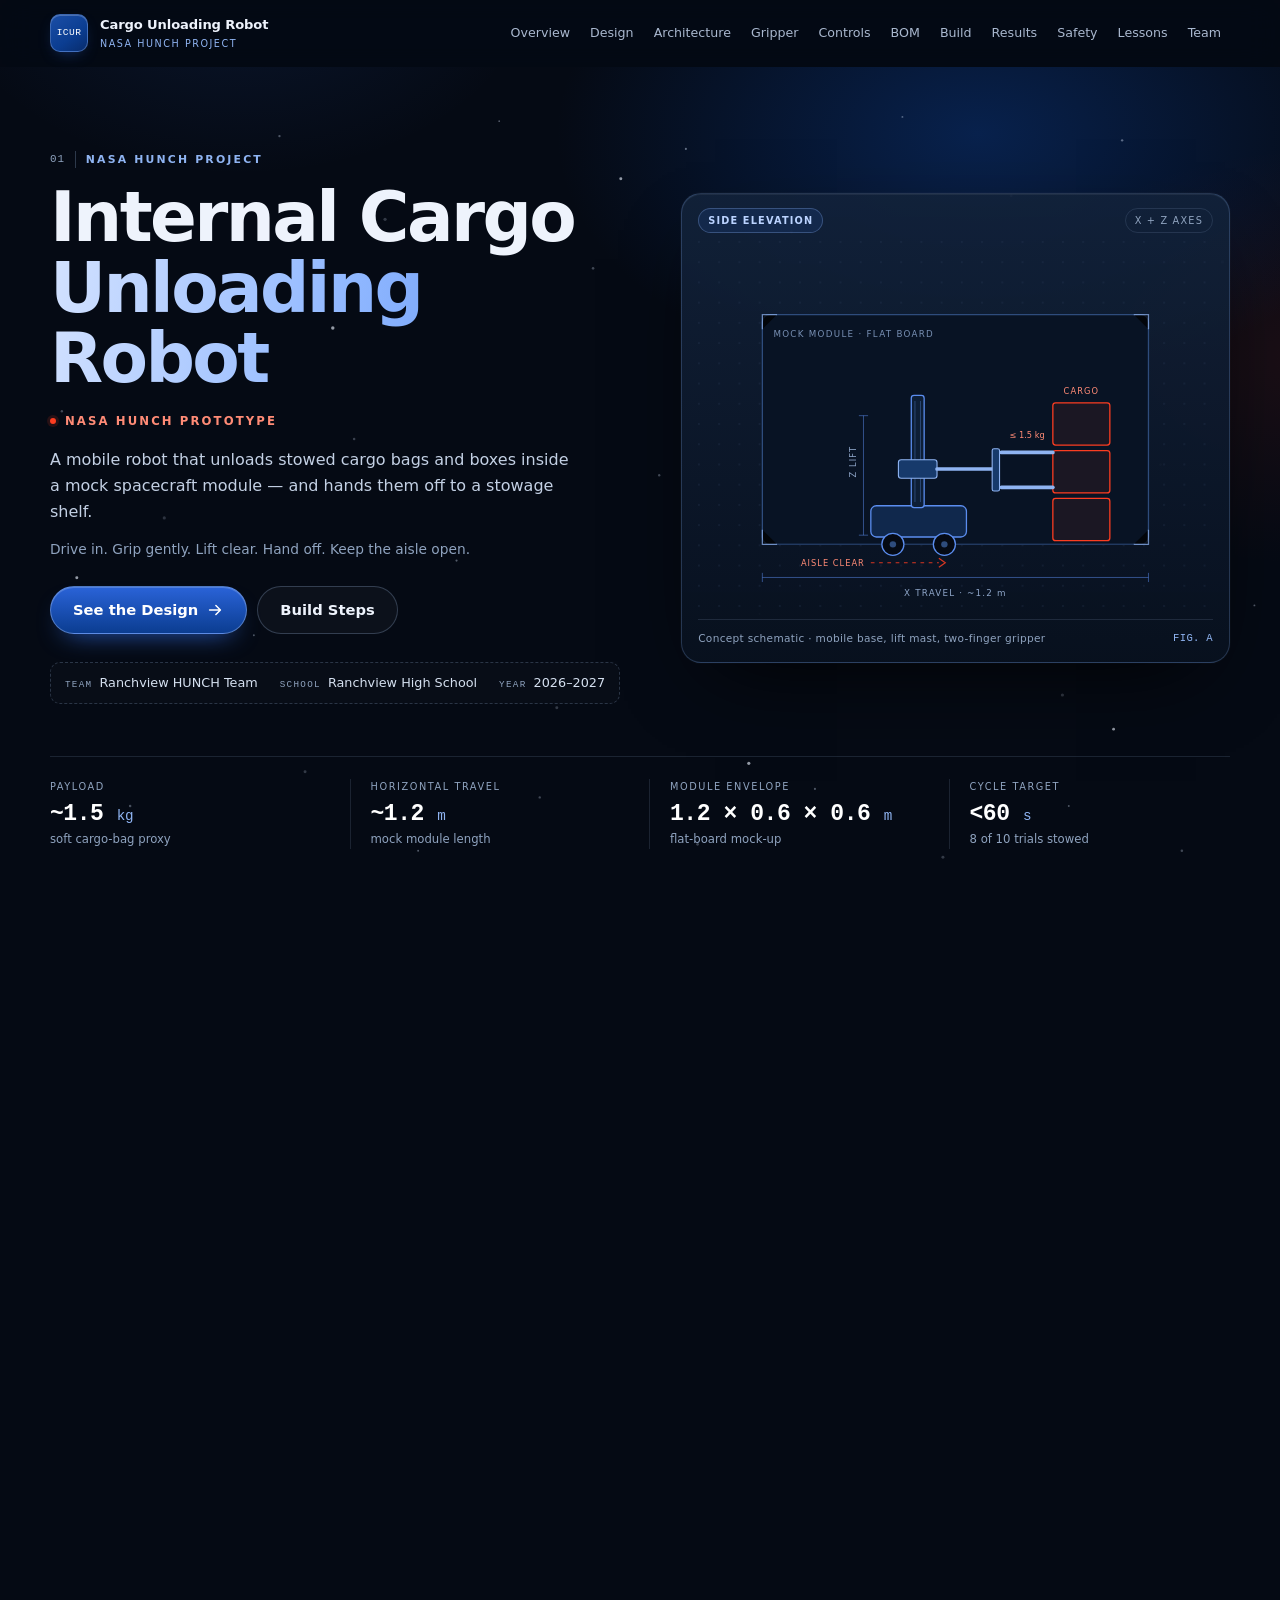
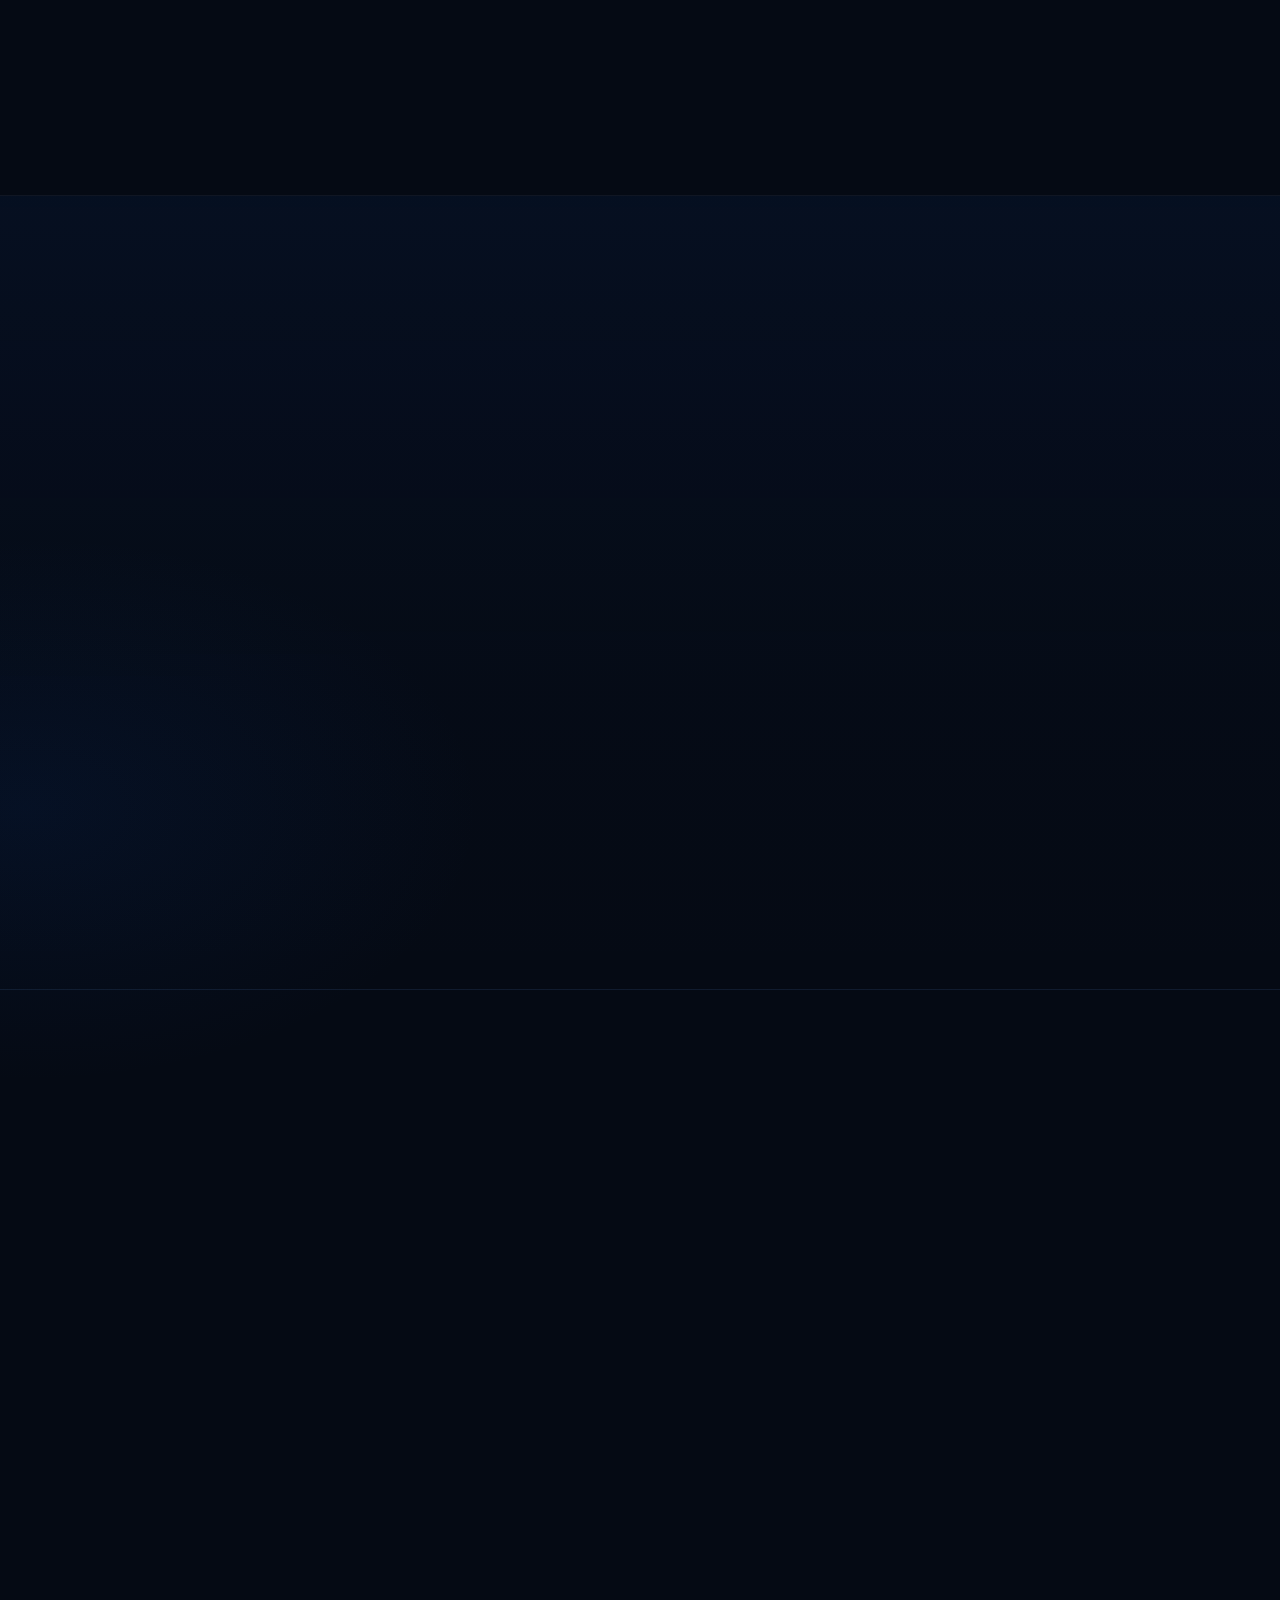
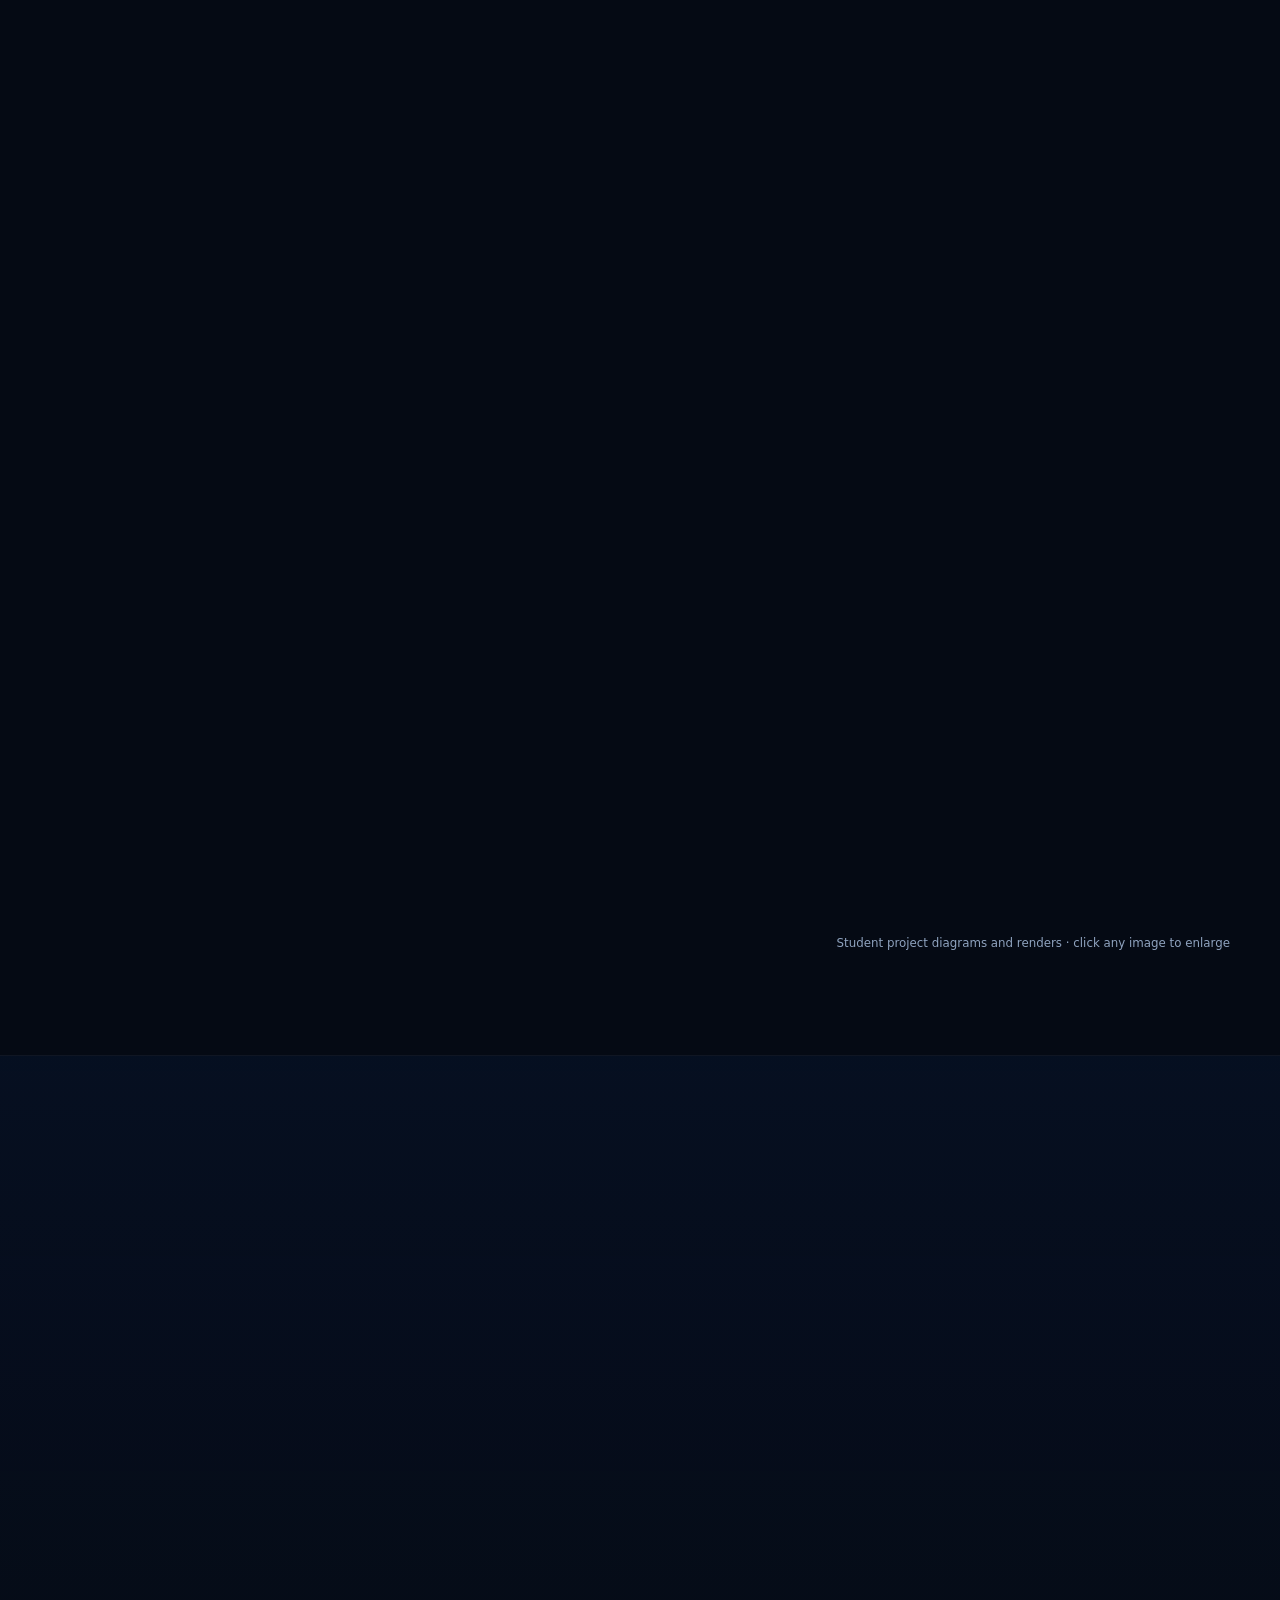
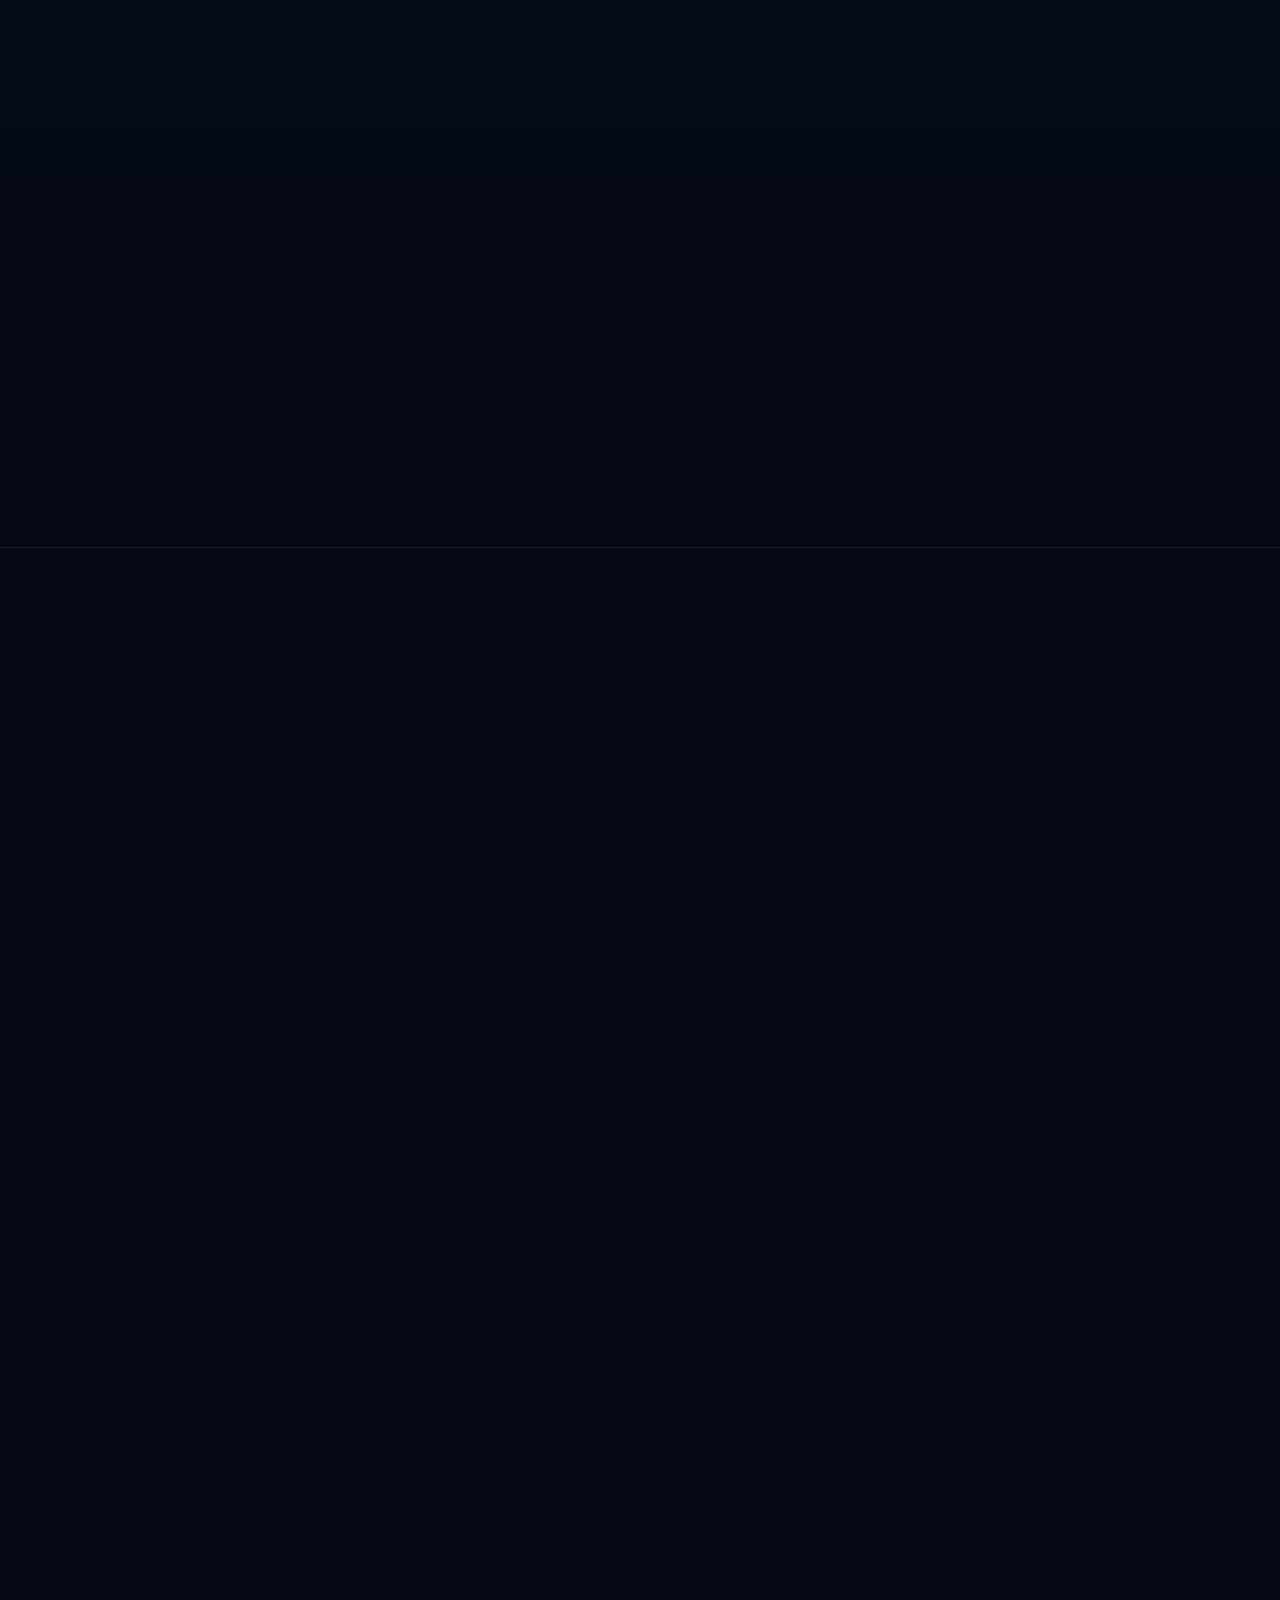
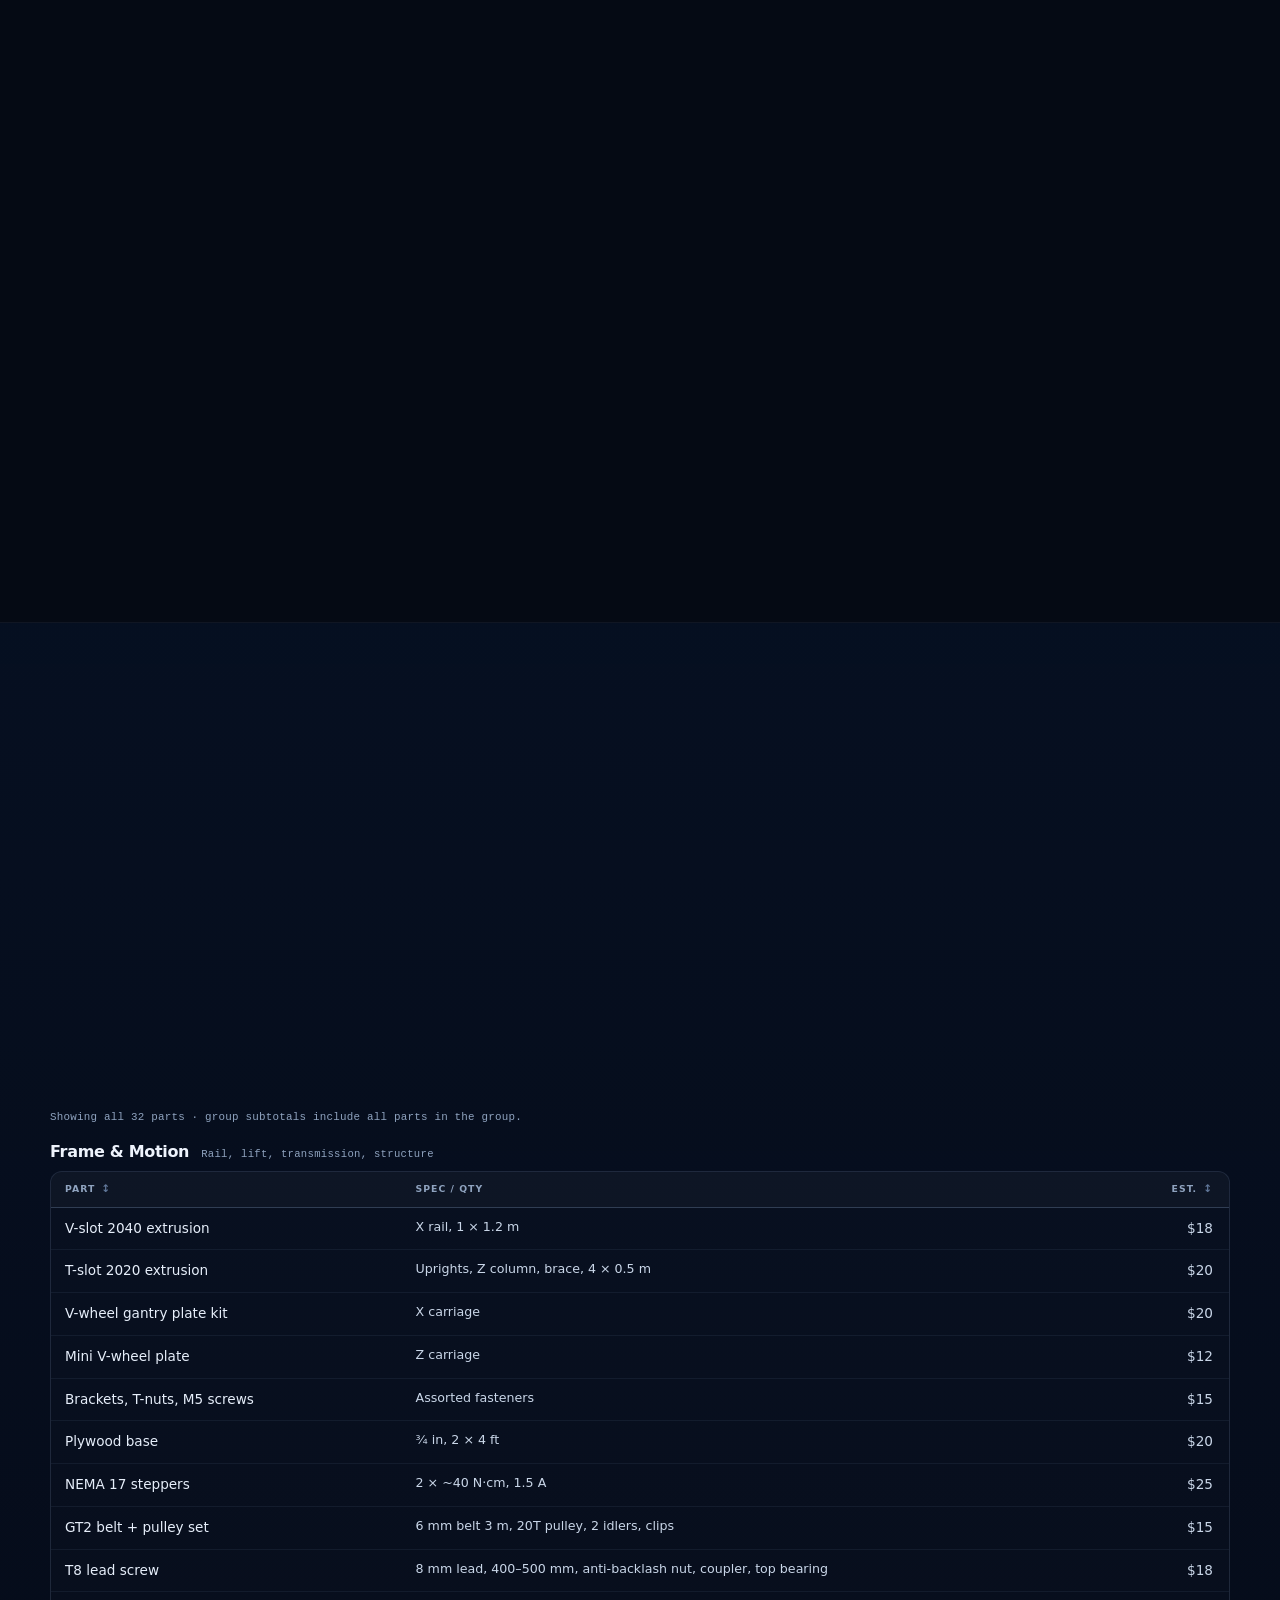
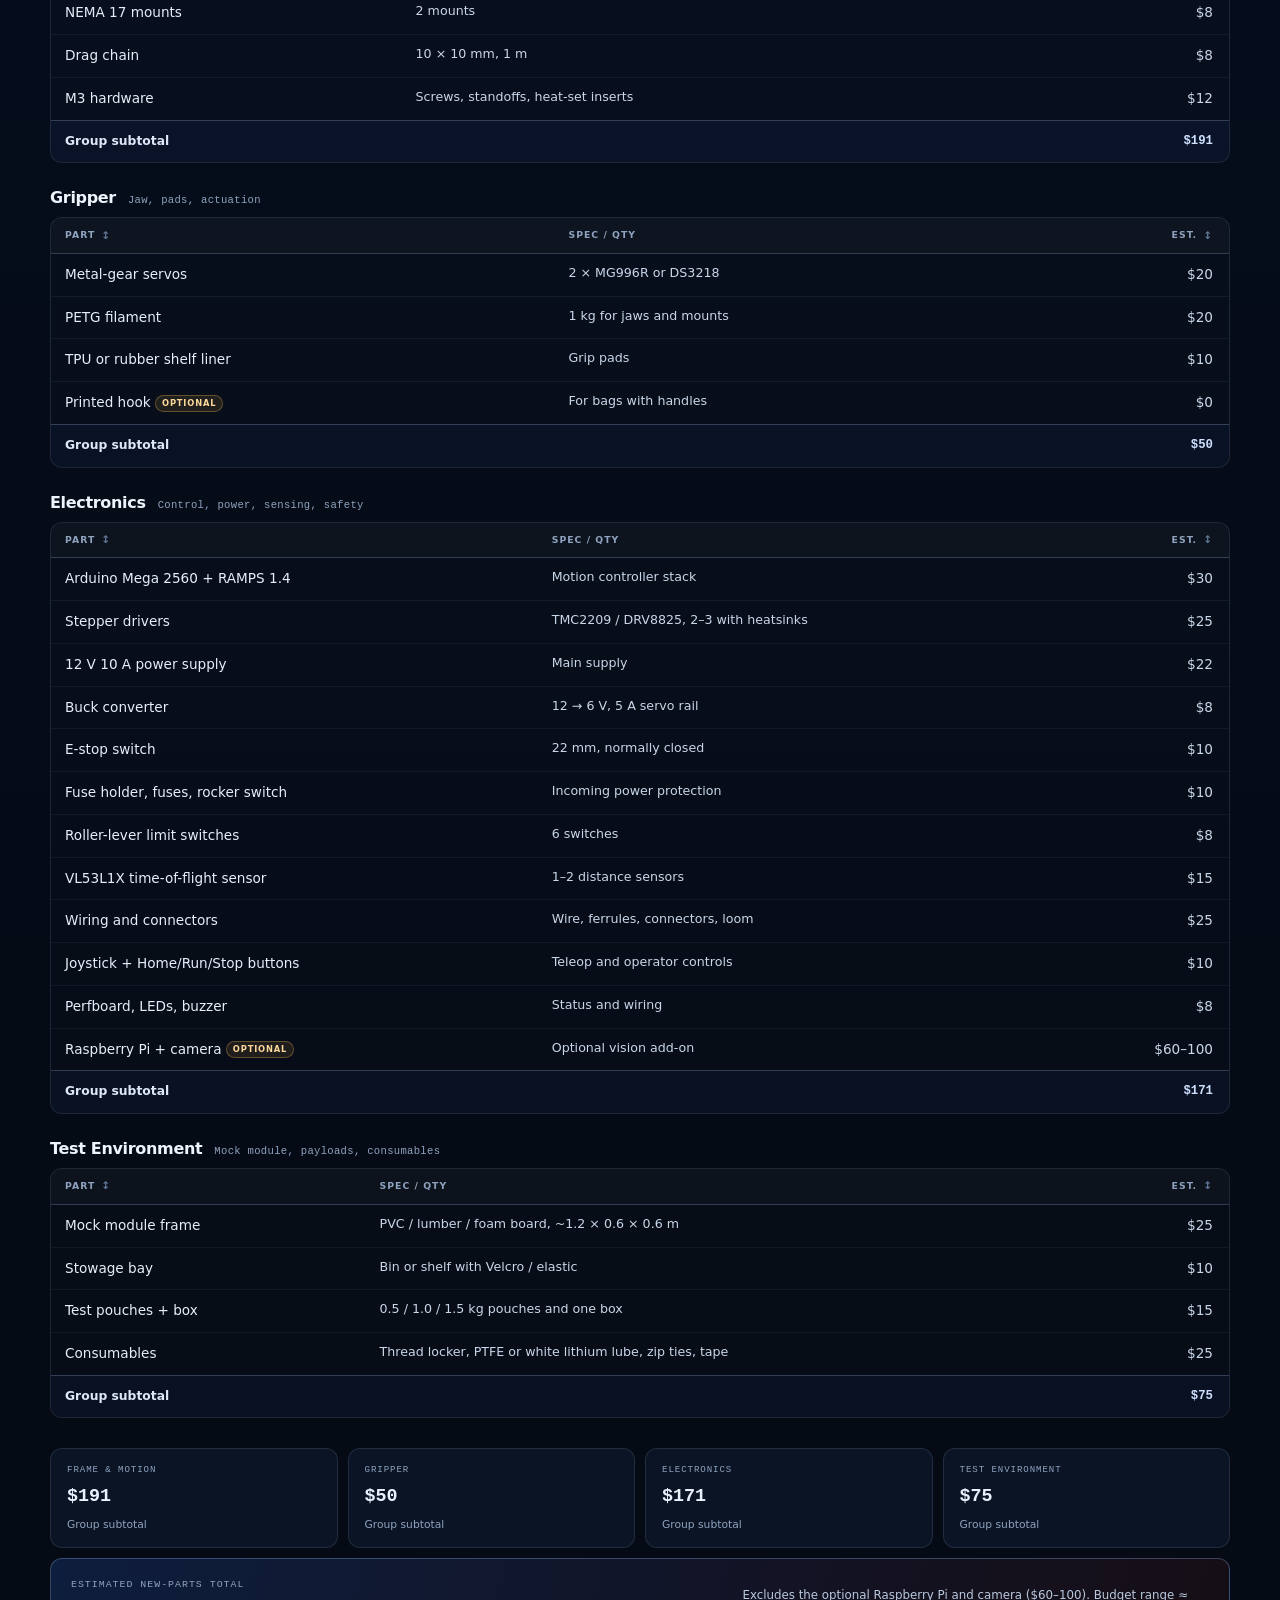
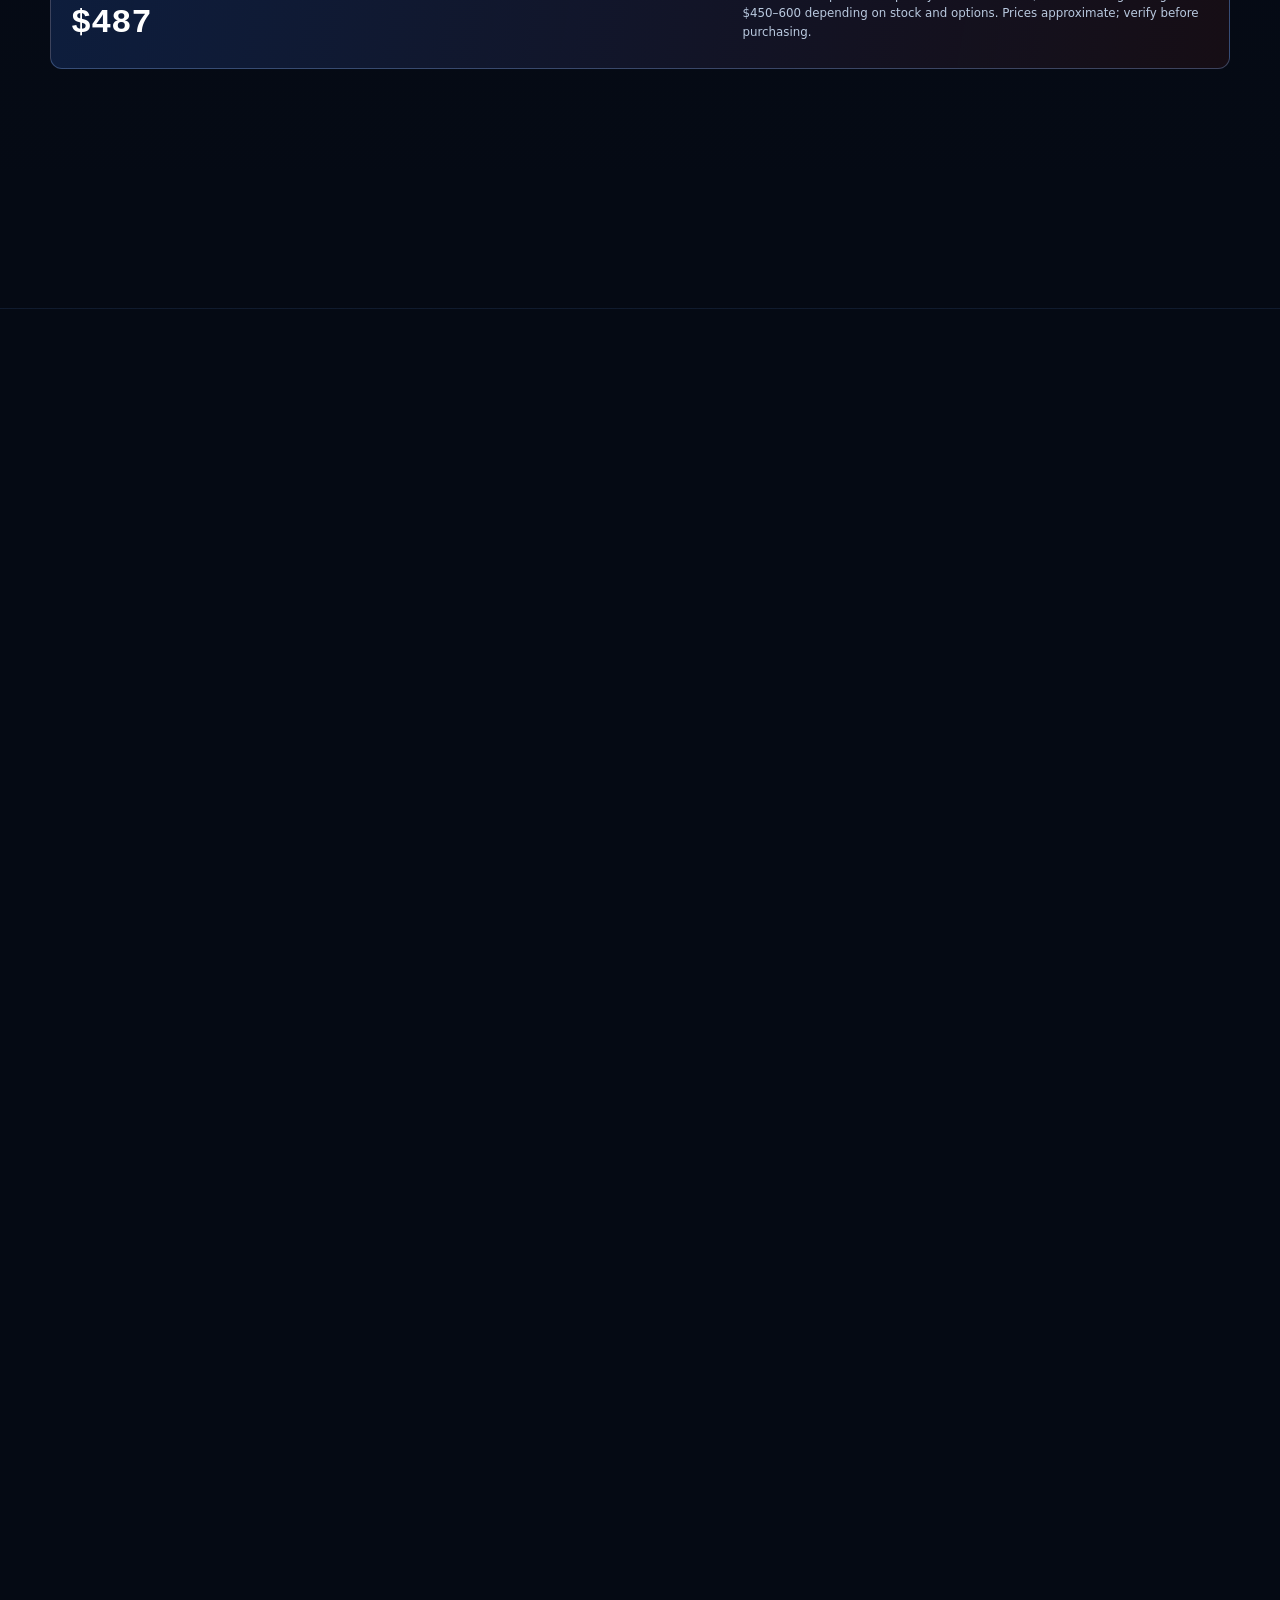
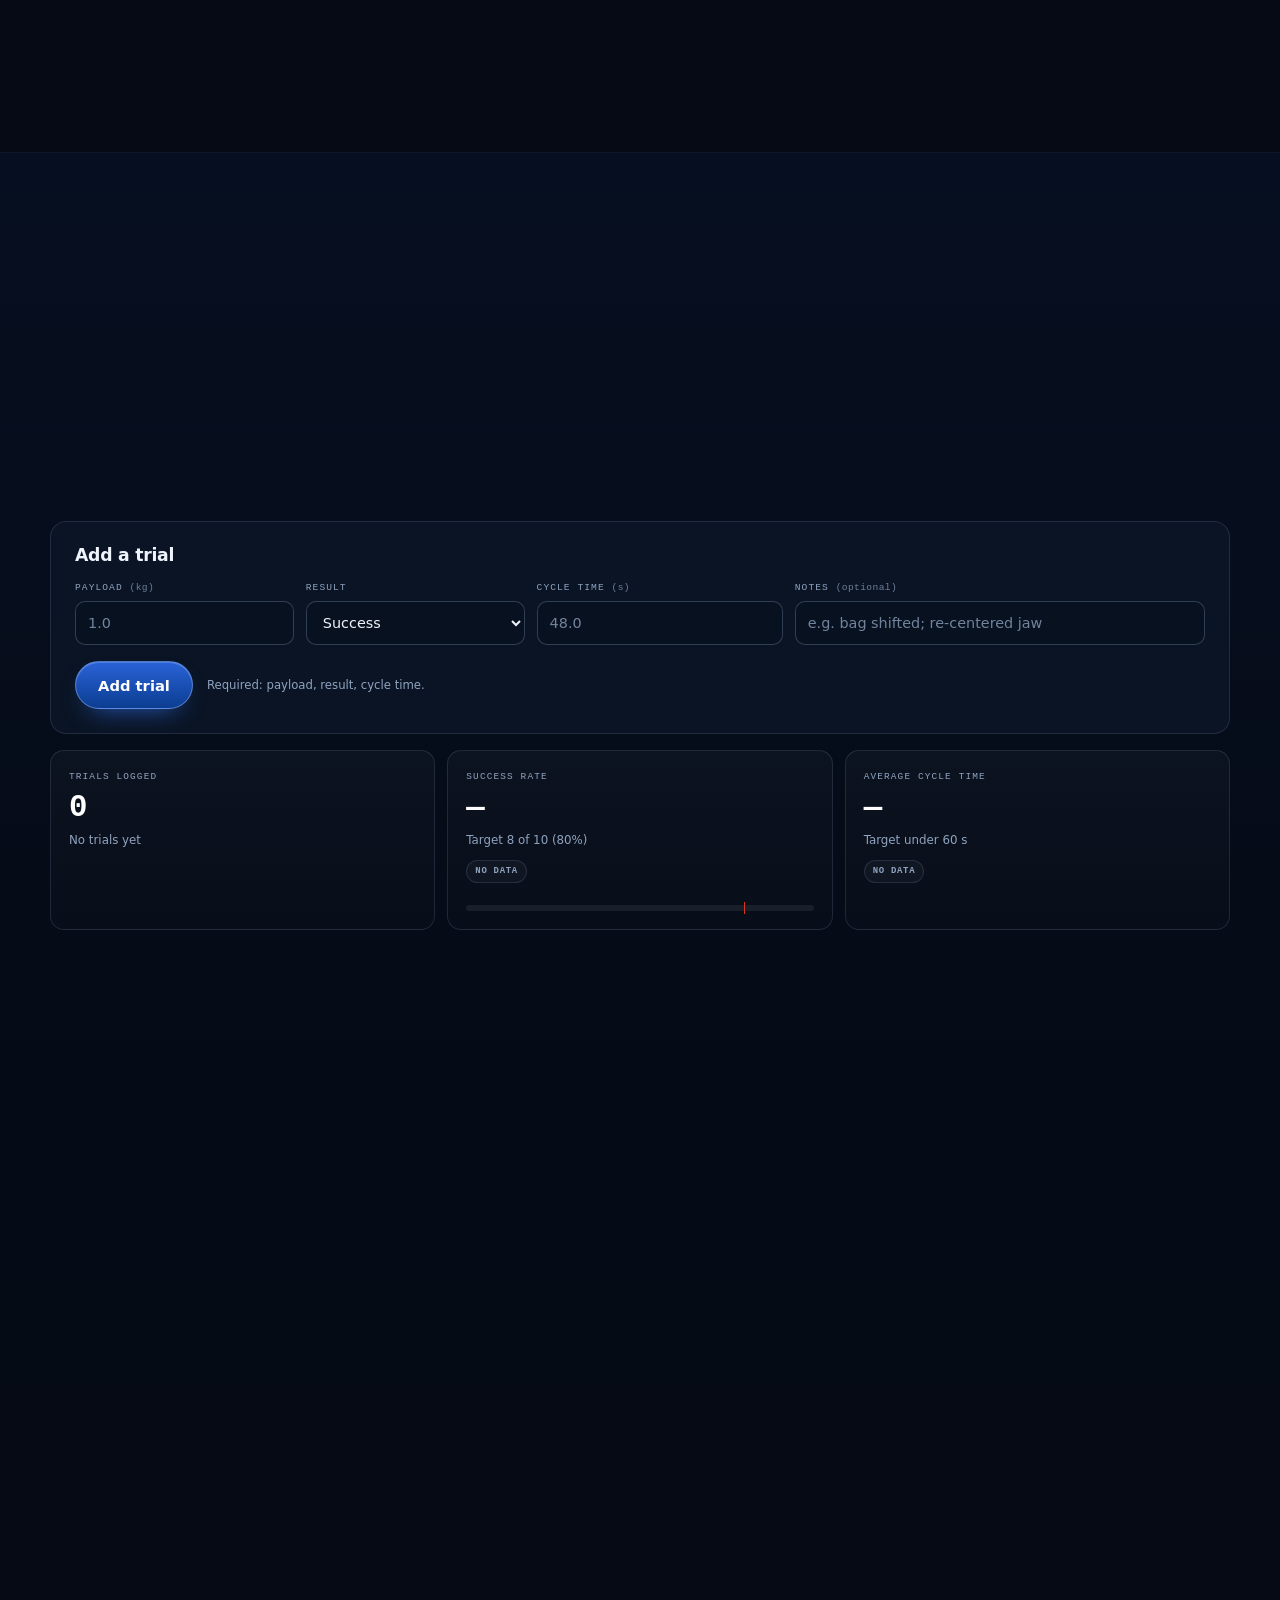
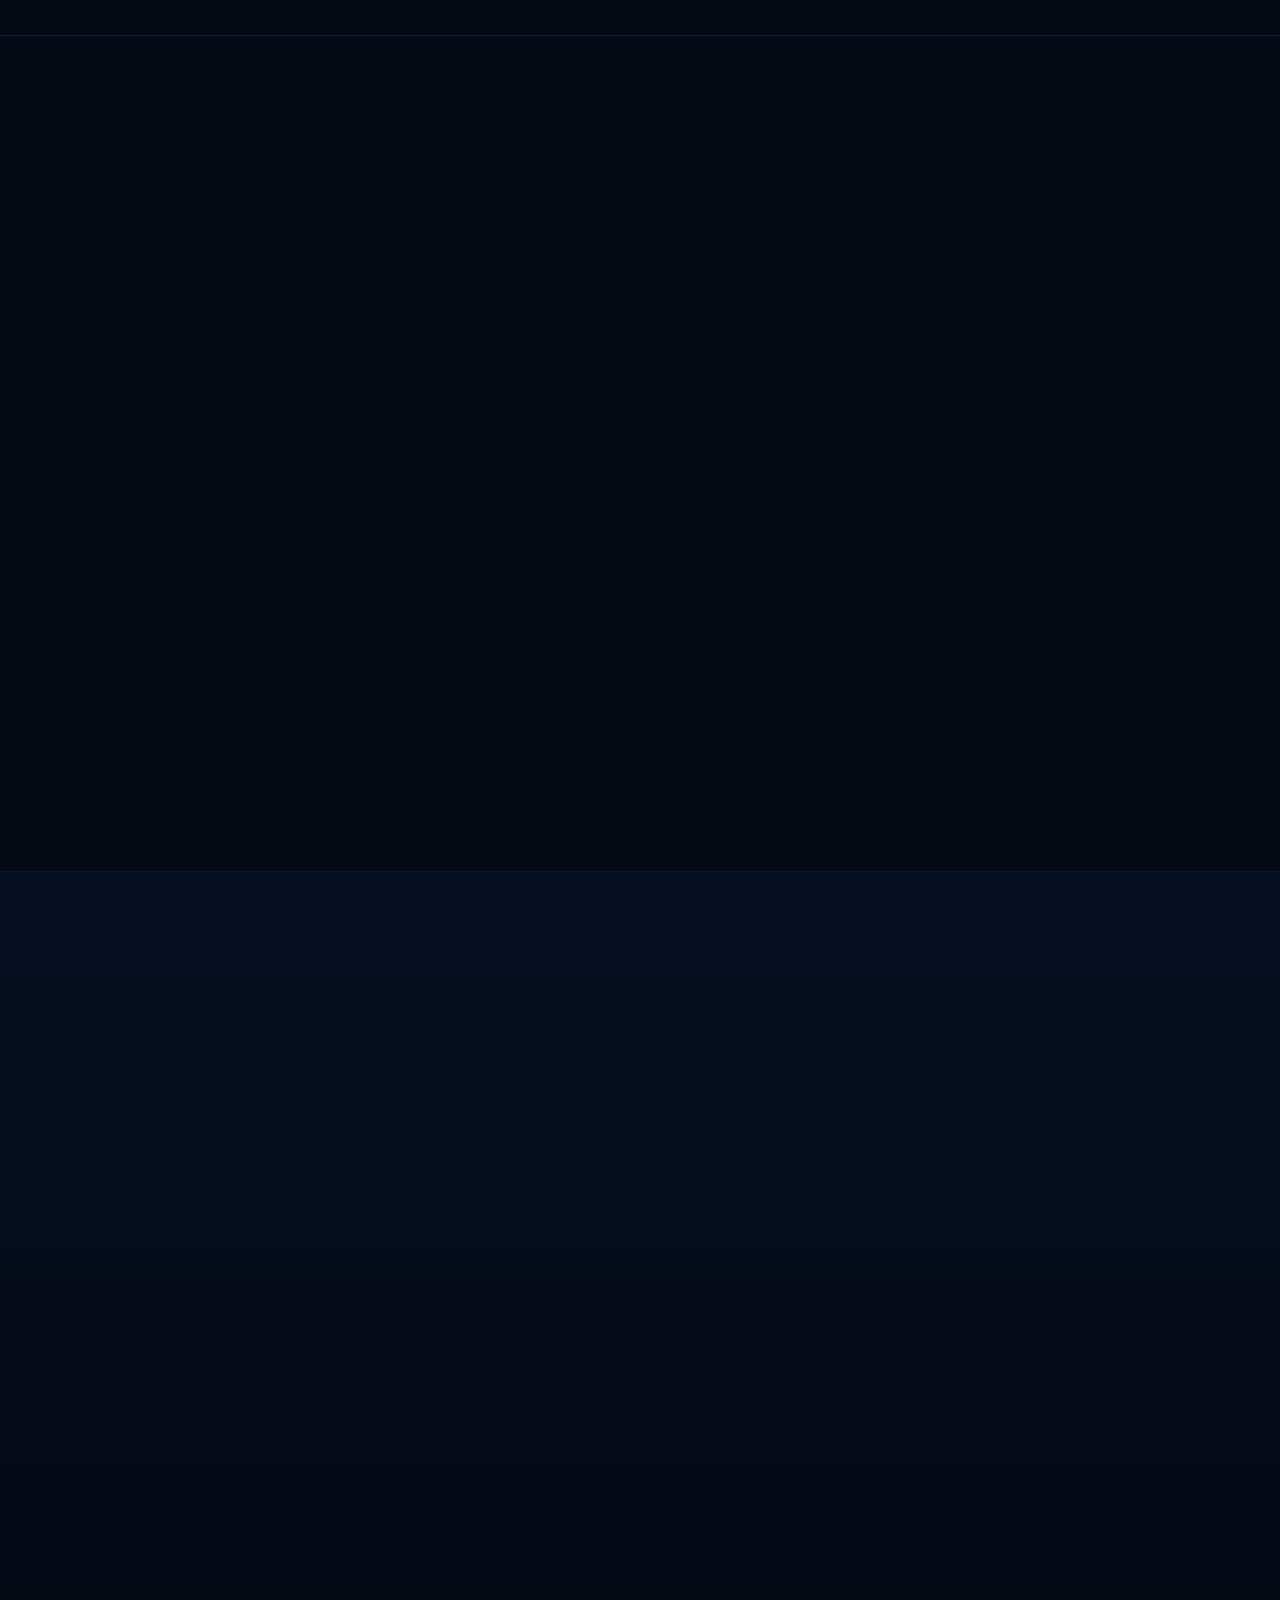
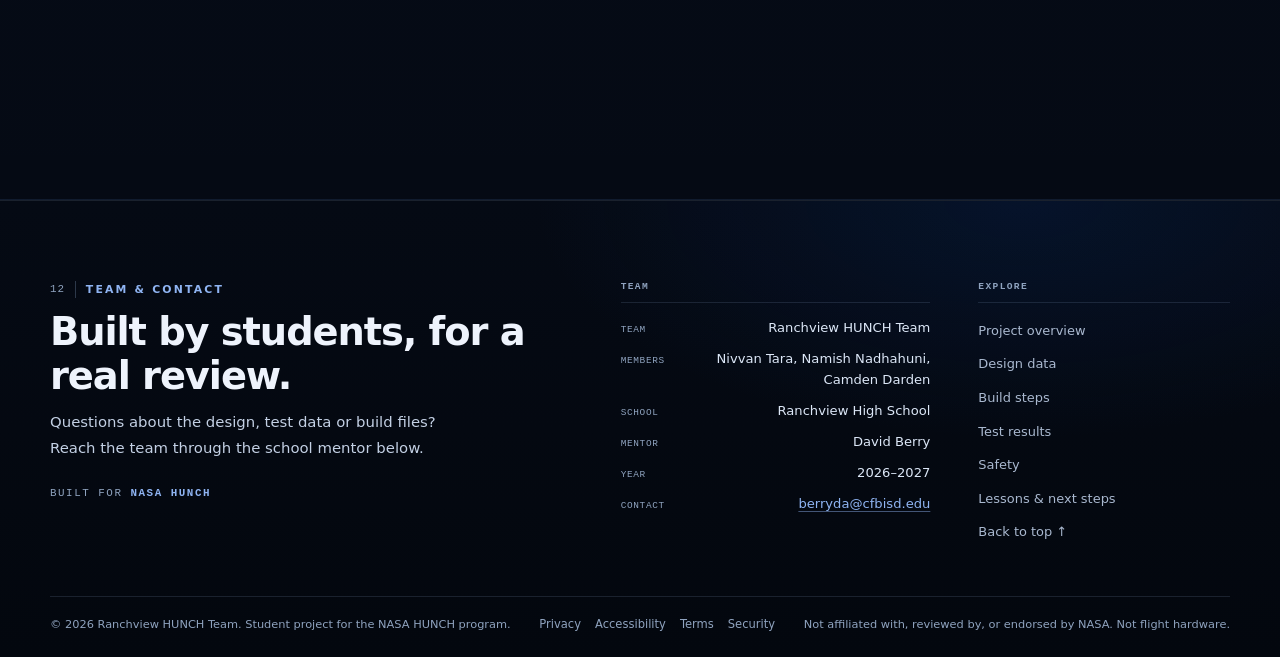
<file: index.html>
<!DOCTYPE html>
<html lang="en" class="no-js">
<head>
  <meta charset="utf-8" />
  <meta http-equiv="Content-Security-Policy" content="default-src 'self'; base-uri 'none'; object-src 'none'; frame-src 'none'; form-action 'self'; script-src 'self'; style-src 'self'; img-src 'self'; font-src 'self'; connect-src 'none'; media-src 'self'; upgrade-insecure-requests" />
  <meta name="viewport" content="width=device-width, initial-scale=1" />
  <meta name="referrer" content="strict-origin-when-cross-origin" />
  <title>Internal Cargo Unloading Robot | NASA HUNCH Project</title>
  <meta name="description" content="A student-built mobile robot that unloads stowed cargo inside a mock spacecraft module and hands it off to a stowage shelf. NASA HUNCH prototype design, build log, bill of materials and test results." />
  <meta name="theme-color" content="#050A14" />
  <meta name="color-scheme" content="dark" />
  <meta property="og:title" content="Internal Cargo Unloading Robot | NASA HUNCH Project" />
  <meta property="og:description" content="A student-built mobile robot that unloads cargo inside a mock spacecraft module and hands it off to a stowage shelf." />
  <meta property="og:type" content="website" />
  <meta property="og:site_name" content="Internal Cargo Unloading Robot" />
  <meta name="twitter:card" content="summary" />

  <!-- Our own abstract project mark; no NASA artwork. -->
  <link rel="icon" href="favicon.svg" type="image/svg+xml" />

  <link rel="stylesheet" href="styles.css" />

  <!-- External so the strict CSP can use script-src 'self'. Sets js / reduced-motion before paint. -->
  <script src="theme.js"></script>
  <script src="script.js" defer></script>
</head>

<body>
  <a class="skip-link" href="#main">Skip to main content</a>

  <!-- ============================================================
       PROJECT DETAILS
       These values also appear in the hero, the Team & Contact
       footer and the policy pages. Update every copy if they change.
       ============================================================ -->
  <!--
    Team name:   Ranchview HUNCH Team
    Members:     Nivvan Tara, Namish N, Camden Darden
    School:      Ranchview High School
    Mentor:      David Berry
    Year:        2026–2027
    Contact:     berryda@cfbisd.edu
  -->

  <header class="site-header" id="site-header">
    <div class="container site-header__inner">
      <a class="brand" href="#top" aria-label="Internal Cargo Unloading Robot — back to top">
        <span class="brand__mark" aria-hidden="true">ICUR</span>
        <span class="brand__text">
          <span class="brand__name">Cargo Unloading Robot</span>
          <span class="brand__sub">NASA HUNCH Project</span>
        </span>
      </a>

      <button class="nav-toggle" id="nav-toggle" type="button" aria-expanded="false" aria-controls="primary-nav">
        <span class="nav-toggle__bars" aria-hidden="true"><span></span><span></span><span></span></span>
        <span class="sr-only">Open menu</span>
      </button>

      <nav class="nav" id="primary-nav" aria-label="Primary">
        <ul class="nav__list">
          <li><a href="#overview">Overview</a></li>
          <li><a href="#design">Design</a></li>
          <li><a href="#concept">Architecture</a></li>
          <li><a href="#effector">Gripper</a></li>
          <li><a href="#controls">Controls</a></li>
          <li><a href="#bom">BOM</a></li>
          <li><a href="#build">Build</a></li>
          <li><a href="#results">Results</a></li>
          <li><a href="#safety">Safety</a></li>
          <li><a href="#lessons">Lessons</a></li>
          <li><a href="#team">Team</a></li>
        </ul>
      </nav>
    </div>
    <div class="scroll-progress" aria-hidden="true"><span id="scroll-progress-bar"></span></div>
  </header>

  <main id="main" tabindex="-1">
    <noscript>
      <div class="container">
        <p class="noscript-note">
          <strong>JavaScript is off.</strong> The project story, images, design data, build steps and
          safety guidance are still available to read. The bill of materials, demo animation and trial
          log need JavaScript; contact the team if you need the BOM in another format.
        </p>
        <nav class="noscript-nav" aria-label="Project sections">
          <a href="#overview">Overview</a>
          <a href="#design">Design data</a>
          <a href="#concept">Architecture</a>
          <a href="#bom">Bill of materials</a>
          <a href="#build">Build steps</a>
          <a href="#results">Test results</a>
          <a href="#safety">Safety</a>
          <a href="#team">Team</a>
        </nav>
      </div>
    </noscript>

    <!-- ==================== 01 · HERO ==================== -->
    <section class="hero" id="top" aria-labelledby="hero-title">
      <div class="hero__glow" aria-hidden="true"></div>

      <!-- Decorative starfield. Static SVG = no animation cost on scroll. -->
      <svg class="hero__stars" viewBox="0 0 1200 800" preserveAspectRatio="xMidYMid slice" aria-hidden="true" focusable="false">
        <g fill="#DCE9FF">
          <circle cx="84" cy="92" r="1.3" opacity=".7"/><circle cx="182" cy="208" r=".9" opacity=".5"/>
          <circle cx="262" cy="72" r="1.1" opacity=".55"/><circle cx="361" cy="150" r="1.5" opacity=".35"/>
          <circle cx="468" cy="58" r=".8" opacity=".6"/><circle cx="556" cy="196" r="1.2" opacity=".45"/>
          <circle cx="643" cy="84" r="1" opacity=".7"/><circle cx="742" cy="162" r="1.4" opacity=".4"/>
          <circle cx="846" cy="54" r=".9" opacity=".6"/><circle cx="948" cy="128" r="1.3" opacity=".5"/>
          <circle cx="1052" cy="76" r="1.1" opacity=".65"/><circle cx="1146" cy="190" r="1.5" opacity=".35"/>
          <circle cx="58" cy="330" r="1.1" opacity=".45"/><circle cx="154" cy="430" r="1.5" opacity=".3"/>
          <circle cx="238" cy="540" r=".9" opacity=".55"/><circle cx="332" cy="356" r="1.2" opacity=".4"/>
          <circle cx="428" cy="470" r="1" opacity=".6"/><circle cx="522" cy="608" r="1.4" opacity=".35"/>
          <circle cx="618" cy="390" r="1.1" opacity=".5"/><circle cx="712" cy="520" r=".8" opacity=".6"/>
          <circle cx="806" cy="318" r="1.3" opacity=".45"/><circle cx="902" cy="452" r="1" opacity=".55"/>
          <circle cx="996" cy="596" r="1.5" opacity=".35"/><circle cx="1088" cy="380" r="1.1" opacity=".5"/>
          <circle cx="1176" cy="512" r=".9" opacity=".6"/><circle cx="122" cy="700" r="1.2" opacity=".5"/>
          <circle cx="286" cy="668" r="1.4" opacity=".35"/><circle cx="392" cy="742" r=".9" opacity=".6"/>
          <circle cx="506" cy="692" r="1.1" opacity=".45"/><circle cx="654" cy="736" r="1.3" opacity=".4"/>
          <circle cx="764" cy="684" r="1" opacity=".55"/><circle cx="884" cy="748" r="1.4" opacity=".35"/>
          <circle cx="1002" cy="700" r=".9" opacity=".55"/><circle cx="1108" cy="742" r="1.2" opacity=".45"/>
        </g>
        <g class="stars--twinkle" fill="#ECF3FF">
          <circle cx="312" cy="252" r="1.6"/><circle cx="582" cy="112" r="1.4"/>
          <circle cx="928" cy="244" r="1.5"/><circle cx="1044" cy="628" r="1.3"/>
          <circle cx="72" cy="486" r="1.4"/><circle cx="702" cy="660" r="1.5"/>
        </g>
      </svg>

      <div class="container hero__grid">
        <div class="hero__copy">
          <p class="eyebrow"><span class="eyebrow__num">01</span>NASA HUNCH Project</p>
          <h1 id="hero-title">Internal Cargo <br /><span>Unloading Robot</span></h1>
          <p class="hero__subtitle"><span aria-hidden="true"></span>NASA HUNCH Prototype</p>
          <p class="hero__lead">
            A mobile robot that unloads stowed cargo bags and boxes inside a mock spacecraft
            module — and hands them off to a stowage shelf.
          </p>
          <p class="hero__tagline">Drive in. Grip gently. Lift clear. Hand off. Keep the aisle open.</p>

          <div class="hero__actions">
            <a class="btn btn--primary" href="#design">
              See the Design
              <svg viewBox="0 0 20 20" aria-hidden="true" focusable="false"><path d="M4 10h11M11 5l5 5-5 5" fill="none" stroke="currentColor" stroke-width="1.7" stroke-linecap="round" stroke-linejoin="round"/></svg>
            </a>
            <a class="btn btn--ghost" href="#build">Build Steps</a>
          </div>

          <div class="hero__meta" role="group" aria-label="Project team">
            <span class="hero__meta-item"><span>Team</span>Ranchview HUNCH Team</span>
            <span class="hero__meta-item"><span>School</span>Ranchview High School</span>
            <span class="hero__meta-item"><span>Year</span>2026–2027</span>
          </div>
        </div>

        <figure class="hero__schematic">
          <div class="hero__schematic-top">
            <span class="chip">Side elevation</span>
            <span class="chip chip--quiet">X + Z axes</span>
          </div>
          <svg class="schematic" viewBox="0 0 560 400" role="img" aria-labelledby="schematic-title schematic-desc" focusable="false">
            <title id="schematic-title">Robot concept side-elevation schematic</title>
            <desc id="schematic-desc">A mobile base with a vertical mast and two-finger gripper inside a mock module. A stack of cargo sits at the right wall, and dimension lines show about 1.2 metres of travel and a 0.6 metre module height and depth.</desc>
            <defs>
              <pattern id="schematic-dots" width="22" height="22" patternUnits="userSpaceOnUse">
                <circle cx="1" cy="1" r="1" fill="#2B3E5D" opacity=".55"/>
              </pattern>
            </defs>
            <rect width="560" height="400" fill="url(#schematic-dots)" opacity=".6"/>

            <!-- mock module -->
            <rect x="70" y="80" width="420" height="250" rx="8" fill="#081324" stroke="#2E4C7C" stroke-width="1.4"/>
            <path d="M70 330h420" stroke="#1E355A" stroke-width="1"/>
            <text x="82" y="104" fill="#7890B4" font-size="9.5" letter-spacing="1.4">MOCK MODULE · FLAT BOARD</text>

            <!-- cargo stack at right -->
            <g stroke="#FC3D21" fill="rgba(252,61,33,.08)" stroke-width="1.4">
              <rect x="386" y="176" width="62" height="46" rx="3"/>
              <rect x="386" y="228" width="62" height="46" rx="3"/>
              <rect x="386" y="280" width="62" height="46" rx="3"/>
            </g>
            <text x="417" y="166" fill="#FF8B76" font-size="9" text-anchor="middle" letter-spacing="1.2">CARGO</text>

            <!-- robot base -->
            <rect x="188" y="288" width="104" height="34" rx="6" fill="#10284C" stroke="#5B8DEF" stroke-width="1.4"/>
            <circle cx="212" cy="330" r="12" fill="#050A14" stroke="#5B8DEF" stroke-width="1.4"/>
            <circle cx="268" cy="330" r="12" fill="#050A14" stroke="#5B8DEF" stroke-width="1.4"/>
            <circle cx="212" cy="330" r="3.5" fill="#2E4C7C"/>
            <circle cx="268" cy="330" r="3.5" fill="#2E4C7C"/>

            <!-- mast -->
            <rect x="232" y="168" width="14" height="122" rx="3" fill="#0D1E36" stroke="#5B8DEF" stroke-width="1.4"/>
            <path d="M236 174v110M242 174v110" stroke="#2E4C7C" stroke-width="1"/>

            <!-- lift carriage + gripper -->
            <rect x="218" y="238" width="42" height="20" rx="3" fill="#173A6B" stroke="#8FB4F2" stroke-width="1.2"/>
            <path d="M260 248h62" stroke="#8FB4F2" stroke-width="4" stroke-linecap="round"/>
            <rect x="320" y="226" width="8" height="46" rx="2" fill="#173A6B" stroke="#8FB4F2" stroke-width="1.2"/>
            <rect x="328" y="228" width="60" height="4" rx="2" fill="#8FB4F2"/>
            <rect x="328" y="266" width="60" height="4" rx="2" fill="#8FB4F2"/>
            <text x="358" y="214" fill="#FF8B76" font-size="9" text-anchor="middle">≤ 1.5 kg</text>

            <!-- Z axis dimension -->
            <g stroke="#5B8DEF" stroke-width="1">
              <path d="M180 190v130" opacity=".55"/>
              <path d="M175 190h10M175 320h10" opacity=".55"/>
            </g>
            <text x="172" y="240" fill="#8FA6C9" font-size="9" text-anchor="middle" transform="rotate(-90 172 240)" letter-spacing="1.2">Z LIFT</text>

            <!-- X axis dimension -->
            <g stroke="#5B8DEF" stroke-width="1">
              <path d="M70 366h420" opacity=".55"/>
              <path d="M70 361v10M490 361v10" opacity=".55"/>
            </g>
            <text x="280" y="386" fill="#8FA6C9" font-size="9.5" text-anchor="middle" letter-spacing="1.3">X TRAVEL · ~1.2 m</text>

            <!-- horizontal travel arrow -->
            <g stroke="#FC3D21" stroke-width="1.3" fill="none" opacity=".85">
              <path d="M188 350h74" stroke-dasharray="4 5"/>
              <path d="M262 345l7 5-7 5"/>
            </g>
            <text x="112" y="353" fill="#FF8B76" font-size="9" letter-spacing="1.1">AISLE CLEAR</text>

            <!-- corner ticks -->
            <g stroke="#8FB4F2" stroke-width="1.4" opacity=".7">
              <path d="M70 96V80h16M474 80h16v16M490 314v16h-16M86 330H70v-16"/>
            </g>
          </svg>
          <figcaption>
            <span>Concept schematic · mobile base, lift mast, two-finger gripper</span>
            <span class="mono">FIG. A</span>
          </figcaption>
        </figure>
      </div>

      <div class="container">
        <dl class="hero__stats">
          <div class="hero__stat">
            <dt>Payload</dt>
            <dd>~1.5 <span>kg</span></dd>
            <p>soft cargo-bag proxy</p>
          </div>
          <div class="hero__stat">
            <dt>Horizontal travel</dt>
            <dd>~1.2 <span>m</span></dd>
            <p>mock module length</p>
          </div>
          <div class="hero__stat">
            <dt>Module envelope</dt>
            <dd>1.2 × 0.6 × 0.6 <span>m</span></dd>
            <p>flat-board mock-up</p>
          </div>
          <div class="hero__stat">
            <dt>Cycle target</dt>
            <dd>&lt;60 <span>s</span></dd>
            <p>8 of 10 trials stowed</p>
          </div>
        </dl>
      </div>
    </section>

    <!-- ==================== 02 · OVERVIEW ==================== -->
    <section class="section" id="overview" aria-labelledby="overview-title">
      <div class="container">
        <div class="section-head" data-reveal>
          <p class="eyebrow"><span class="eyebrow__num">02</span>Project overview</p>
          <h2 id="overview-title">Cargo movement, without closing the aisle.</h2>
          <p class="section-lead">
            A compact mobile robot picks stowed bags and boxes from a mock spacecraft module and
            hands them to a stowage shelf — keeping the central aisle open the whole time.
          </p>
        </div>

        <div class="overview">
          <div class="overview__copy" data-reveal>
            <p>
              Inside a spacecraft, every item has a place, and moving it between those places costs
              crew time and attention. This prototype explores a small, low-cost way to take stowed
              cargo out of a rack and transfer it to a hand-off point while the aisle stays usable.
            </p>
            <p>
              The robot drives down the marked centerline, identifies a bag or box, grips it gently,
              lifts it clear of the rack, carries it to the drop-off zone, and records the hand-off.
              We test on a flat-board mock module so the mechanism and sequence can be iterated
              quickly. A curved module shell is the planned later upgrade.
            </p>
            <p class="muted">
              Prototype boundaries: soft cargo bags and light boxes up to about 1.5 kg, one item at a
              time, operator-supervised. Final requirements are confirmed against the project brief.
            </p>
          </div>

          <aside class="scope-card" data-reveal>
            <p class="scope-card__label">Success looks like</p>
            <ul class="checklist">
              <li>Lift and hold a 1 kg bag</li>
              <li>Carry it 1 m without a drop</li>
              <li>Stow it correctly in 8 of 10 trials</li>
              <li>Finish a cycle in under 60 seconds</li>
              <li>Keep the central aisle clear</li>
              <li>Stop safely on command or fault</li>
            </ul>
          </aside>
        </div>

        <div class="callout callout--blue" data-reveal>
          <span class="callout__icon" aria-hidden="true">
            <svg viewBox="0 0 24 24" focusable="false"><circle cx="12" cy="12" r="9" fill="none" stroke="currentColor" stroke-width="1.6"/><path d="M12 11v5M12 8h.01" stroke="currentColor" stroke-width="1.8" stroke-linecap="round"/></svg>
          </span>
          <div>
            <p class="callout__title">The aisle is a hard constraint</p>
            <p class="callout__text">
              The robot and its lift must stay inside the marked lane while reaching cargo on either
              side. Cargo A–D positions, rack clearance and the hand-off shelf are all marked on the
              mock module before any powered testing.
            </p>
          </div>
        </div>
      </div>
    </section>

    <!-- ==================== 03 · DESIGN DATA ==================== -->
    <section class="section section--tint" id="design" aria-labelledby="design-title">
      <div class="container">
        <div class="section-head" data-reveal>
          <p class="eyebrow"><span class="eyebrow__num">03</span>Design data</p>
          <h2 id="design-title">Numbers we can test against.</h2>
          <p class="section-lead">
            The targets below define the prototype. Each one has a measurable pass/fail check, so a
            demo can be judged the same way every time.
          </p>
        </div>

        <div class="stat-grid" data-reveal-group>
          <article class="stat">
            <span class="stat__index">01</span>
            <p class="stat__label">Payload</p>
            <p class="stat__value">up to ~1.5 <span>kg</span></p>
            <p class="stat__note">Soft cargo-bag proxy; light boxes for early tests.</p>
          </article>
          <article class="stat">
            <span class="stat__index">02</span>
            <p class="stat__label">Horizontal travel</p>
            <p class="stat__value">~1.2 <span>m</span></p>
            <p class="stat__note">Along the mock module centerline.</p>
          </article>
          <article class="stat">
            <span class="stat__index">03</span>
            <p class="stat__label">Mock module envelope</p>
            <p class="stat__value stat__value--small">1.2 × 0.6 × 0.6 <span>m</span></p>
            <p class="stat__note">Flat-board module; curved shell later.</p>
          </article>
          <article class="stat">
            <span class="stat__index">04</span>
            <p class="stat__label">Axes &amp; end effector</p>
            <p class="stat__value">X + Z</p>
            <p class="stat__note">Horizontal X travel and vertical Z lift; the gripper engages and releases cargo.</p>
          </article>

          <article class="stat stat--wide">
            <span class="stat__index">05</span>
            <p class="stat__label">Performance target</p>
            <p class="stat__value">1 kg · 1 m · 8 of 10</p>
            <p class="stat__note">Lift a 1 kg bag, carry it 1 m, and stow it successfully in 8 of 10 trials — with each cycle under 60 seconds.</p>
            <ul class="target-chips" aria-label="Target details">
              <li>Lift 1 kg</li>
              <li>Carry 1 m</li>
              <li>Stow 8/10</li>
              <li>Cycle &lt;60 s</li>
            </ul>
          </article>

          <article class="stat stat--wide stat--note">
            <span class="stat__index">06</span>
            <p class="stat__label">Requirement baseline</p>
            <p class="stat__note">
              These are prototype targets, not final acceptance criteria. Requirements and tolerances
              are confirmed against the project brief before the final test campaign, and any
              deviation is recorded in the test log.
            </p>
            <p class="stat__foot">Baseline to be re-checked with mentor · NASA HUNCH</p>
          </article>
        </div>
      </div>
    </section>

    <!-- ==================== 04 · CONCEPT & ARCHITECTURE ==================== -->
    <section class="section" id="concept" aria-labelledby="concept-title">
      <div class="container">
        <div class="section-head" data-reveal>
          <p class="eyebrow"><span class="eyebrow__num">04</span>Concept &amp; architecture</p>
          <h2 id="concept-title">Two approaches, one build.</h2>
          <p class="section-lead">
            We started from a Cartesian reference design, then adapted it into a mobile prototype
            that could be built, tested and iterated with school resources.
          </p>
        </div>

        <div class="approach-grid" data-reveal-group>
          <article class="approach">
            <div class="approach__head">
              <span class="approach__tag">A · Reference design</span>
            </div>
            <h3>Cartesian rail + lift</h3>
            <p class="muted">
              A horizontal X rail carries a vertical Z lift with a gripper on the end. Simple
              kinematics and repeatable coordinates make it easy to reason about.
            </p>
            <ul class="mini-list">
              <li><strong>Structure:</strong> fixed V-slot frame, X gantry, Z column</li>
              <li><strong>Strength:</strong> rigid, precise, no base motion to stabilize</li>
              <li><strong>Trade-off:</strong> floor space and a large fixed envelope</li>
            </ul>
          </article>

          <article class="approach approach--chosen">
            <div class="approach__head">
              <span class="approach__tag approach__tag--chosen">B · Prototype concept</span>
              <span class="badge badge--blue">Our build</span>
            </div>
            <h3>VEX base + 3D-printed lift</h3>
            <p class="muted">
              A VEX drive base carries a 3D-printed vertical lift and gripper. The lift and gripper
              sit on the base, the vertical lift runs inside the mast, and the assembly can reach
              stacked cargo.
            </p>
            <ul class="mini-list">
              <li><strong>Structure:</strong> VEX chassis, printed mast, T8 lead screw, two-finger jaw</li>
              <li><strong>Strength:</strong> mobile, compact, quick to prototype and repair</li>
              <li><strong>Trade-off:</strong> mast stiffness, cable routing and tip-over margin</li>
            </ul>
          </article>
        </div>

        <div class="callout callout--amber" data-reveal>
          <span class="callout__icon" aria-hidden="true">
            <svg viewBox="0 0 24 24" focusable="false"><path d="M12 3.5 21 20H3L12 3.5Z" fill="none" stroke="currentColor" stroke-width="1.6" stroke-linejoin="round"/><path d="M12 9v5M12 17h.01" stroke="currentColor" stroke-width="1.8" stroke-linecap="round"/></svg>
          </span>
          <div>
            <p class="callout__title">Build tip</p>
            <p class="callout__text">
              Keep the lift jaw centered over the base to limit tipping moment, and test with
              lightweight boxes first. Add mass low on the chassis only after the unloaded motion
              path is proven.
            </p>
          </div>
        </div>

        <div class="gallery" data-reveal-group>
          <!-- Figure 01 -->
          <figure class="figure-card">
            <button class="figure-card__btn" type="button" data-lightbox aria-label="Open larger image: VEX base side-view diagram" aria-haspopup="dialog">
              <span class="media">
                <img src="images/vex-side-view.jpg" alt="Side-view diagram of the VEX drive base with the lift and gripper above the chassis and a vertical lift inside the mast, reaching a cargo box." width="395" height="253" loading="lazy" decoding="async" />
                <span class="media__placeholder" aria-hidden="true">
                  <svg viewBox="0 0 24 24" class="media__icon"><rect x="3" y="4" width="18" height="16" rx="2" fill="none" stroke="currentColor" stroke-width="1.5"/><circle cx="9" cy="10" r="1.8" fill="none" stroke="currentColor" stroke-width="1.5"/><path d="m4 18 5-5 4 4 3-3 4 4" fill="none" stroke="currentColor" stroke-width="1.5" stroke-linejoin="round"/></svg>
                  <span class="media__file">images/vex-side-view.jpg</span>
                  <span class="media__hint">Image not found — add it to the images folder</span>
                </span>
                <span class="media__zoom" aria-hidden="true">
                  <svg viewBox="0 0 20 20"><circle cx="9" cy="9" r="5.5" fill="none" stroke="currentColor" stroke-width="1.6"/><path d="m13.5 13.5 3.5 3.5M9 6.5v5M6.5 9h5" stroke="currentColor" stroke-width="1.6" stroke-linecap="round"/></svg>
                </span>
              </span>
            </button>
            <figcaption>
              <span class="figure-card__eyebrow">Fig. 01 · Side view</span>
              <span class="figure-card__title">VEX base concept</span>
              The lift and gripper ride on the base while the vertical lift runs inside the mast.
            </figcaption>
          </figure>

          <!-- Figure 02 -->
          <figure class="figure-card">
            <button class="figure-card__btn" type="button" data-lightbox aria-label="Open larger image: CAD concept of the robot" aria-haspopup="dialog">
              <span class="media">
                <img src="images/robot-concept.jpg" alt="CAD render of the robot concept: a VEX base carrying a tall 3D-printed lift column and gripper on the front." width="399" height="261" loading="lazy" decoding="async" />
                <span class="media__placeholder" aria-hidden="true">
                  <svg viewBox="0 0 24 24" class="media__icon"><rect x="3" y="4" width="18" height="16" rx="2" fill="none" stroke="currentColor" stroke-width="1.5"/><circle cx="9" cy="10" r="1.8" fill="none" stroke="currentColor" stroke-width="1.5"/><path d="m4 18 5-5 4 4 3-3 4 4" fill="none" stroke="currentColor" stroke-width="1.5" stroke-linejoin="round"/></svg>
                  <span class="media__file">images/robot-concept.jpg</span>
                  <span class="media__hint">Image not found — add it to the images folder</span>
                </span>
                <span class="media__zoom" aria-hidden="true">
                  <svg viewBox="0 0 20 20"><circle cx="9" cy="9" r="5.5" fill="none" stroke="currentColor" stroke-width="1.6"/><path d="m13.5 13.5 3.5 3.5M9 6.5v5M6.5 9h5" stroke="currentColor" stroke-width="1.6" stroke-linecap="round"/></svg>
                </span>
              </span>
            </button>
            <figcaption>
              <span class="figure-card__eyebrow">Fig. 02 · CAD</span>
              <span class="figure-card__title">Robot concept</span>
              A VEX base with a printed lift column and two-finger gripper, sized for the mock module.
            </figcaption>
          </figure>

          <!-- Figure 03 -->
          <figure class="figure-card">
            <button class="figure-card__btn" type="button" data-lightbox aria-label="Open larger image: photo of the VEX drive base" aria-haspopup="dialog">
              <span class="media">
                <img src="images/vex-base.jpg" alt="Photo of the four-wheel VEX drive base with its electronics mounted on top of the chassis." width="388" height="250" loading="lazy" decoding="async" />
                <span class="media__placeholder" aria-hidden="true">
                  <svg viewBox="0 0 24 24" class="media__icon"><rect x="3" y="4" width="18" height="16" rx="2" fill="none" stroke="currentColor" stroke-width="1.5"/><circle cx="9" cy="10" r="1.8" fill="none" stroke="currentColor" stroke-width="1.5"/><path d="m4 18 5-5 4 4 3-3 4 4" fill="none" stroke="currentColor" stroke-width="1.5" stroke-linejoin="round"/></svg>
                  <span class="media__file">images/vex-base.jpg</span>
                  <span class="media__hint">Image not found — add it to the images folder</span>
                </span>
                <span class="media__zoom" aria-hidden="true">
                  <svg viewBox="0 0 20 20"><circle cx="9" cy="9" r="5.5" fill="none" stroke="currentColor" stroke-width="1.6"/><path d="m13.5 13.5 3.5 3.5M9 6.5v5M6.5 9h5" stroke="currentColor" stroke-width="1.6" stroke-linecap="round"/></svg>
                </span>
              </span>
            </button>
            <figcaption>
              <span class="figure-card__eyebrow">Fig. 03 · Hardware</span>
              <span class="figure-card__title">VEX drive base</span>
              Four-wheel chassis; the mast, electronics and gripper mount on top of this base.
            </figcaption>
          </figure>

          <!-- Figure 04 -->
          <figure class="figure-card">
            <button class="figure-card__btn" type="button" data-lightbox aria-label="Open larger image: top view of the mock module" aria-haspopup="dialog">
              <span class="media">
                <img src="images/module-topdown.jpg" alt="Top-down render of the mock module with cargo racks along both walls and the robot in the central aisle." width="370" height="246" loading="lazy" decoding="async" />
                <span class="media__placeholder" aria-hidden="true">
                  <svg viewBox="0 0 24 24" class="media__icon"><rect x="3" y="4" width="18" height="16" rx="2" fill="none" stroke="currentColor" stroke-width="1.5"/><circle cx="9" cy="10" r="1.8" fill="none" stroke="currentColor" stroke-width="1.5"/><path d="m4 18 5-5 4 4 3-3 4 4" fill="none" stroke="currentColor" stroke-width="1.5" stroke-linejoin="round"/></svg>
                  <span class="media__file">images/module-topdown.jpg</span>
                  <span class="media__hint">Image not found — add it to the images folder</span>
                </span>
                <span class="media__zoom" aria-hidden="true">
                  <svg viewBox="0 0 20 20"><circle cx="9" cy="9" r="5.5" fill="none" stroke="currentColor" stroke-width="1.6"/><path d="m13.5 13.5 3.5 3.5M9 6.5v5M6.5 9h5" stroke="currentColor" stroke-width="1.6" stroke-linecap="round"/></svg>
                </span>
              </span>
            </button>
            <figcaption>
              <span class="figure-card__eyebrow">Fig. 04 · Mock module</span>
              <span class="figure-card__title">Top view in the aisle</span>
              Cargo racks line both walls; the central lane stays clear for the robot.
            </figcaption>
          </figure>

          <!-- Figure 05 -->
          <figure class="figure-card">
            <button class="figure-card__btn" type="button" data-lightbox aria-label="Open larger image: prototype layout diagram" aria-haspopup="dialog">
              <span class="media">
                <img src="images/prototype-layout.jpg" alt="Top-view layout diagram of the prototype module with Cargo A to D, the mobile base and a clear central aisle." width="390" height="247" loading="lazy" decoding="async" />
                <span class="media__placeholder" aria-hidden="true">
                  <svg viewBox="0 0 24 24" class="media__icon"><rect x="3" y="4" width="18" height="16" rx="2" fill="none" stroke="currentColor" stroke-width="1.5"/><circle cx="9" cy="10" r="1.8" fill="none" stroke="currentColor" stroke-width="1.5"/><path d="m4 18 5-5 4 4 3-3 4 4" fill="none" stroke="currentColor" stroke-width="1.5" stroke-linejoin="round"/></svg>
                  <span class="media__file">images/prototype-layout.jpg</span>
                  <span class="media__hint">Image not found — add it to the images folder</span>
                </span>
                <span class="media__zoom" aria-hidden="true">
                  <svg viewBox="0 0 20 20"><circle cx="9" cy="9" r="5.5" fill="none" stroke="currentColor" stroke-width="1.6"/><path d="m13.5 13.5 3.5 3.5M9 6.5v5M6.5 9h5" stroke="currentColor" stroke-width="1.6" stroke-linecap="round"/></svg>
                </span>
              </span>
            </button>
            <figcaption>
              <span class="figure-card__eyebrow">Fig. 05 · Layout</span>
              <span class="figure-card__title">Prototype layout</span>
              Cargo A–D positions with the marked aisle reserved for travel and approach.
            </figcaption>
          </figure>

          <!-- Figure 06 -->
          <figure class="figure-card">
            <button class="figure-card__btn" type="button" data-lightbox aria-label="Open larger image: lift mast test on a shelf" aria-haspopup="dialog">
              <span class="media">
                <img src="images/lift-on-shelf.jpg" alt="Photo of the lift mast assembly standing on a shelf during a reach test, with the VEX brain beside it." width="360" height="250" loading="lazy" decoding="async" />
                <span class="media__placeholder" aria-hidden="true">
                  <svg viewBox="0 0 24 24" class="media__icon"><rect x="3" y="4" width="18" height="16" rx="2" fill="none" stroke="currentColor" stroke-width="1.5"/><circle cx="9" cy="10" r="1.8" fill="none" stroke="currentColor" stroke-width="1.5"/><path d="m4 18 5-5 4 4 3-3 4 4" fill="none" stroke="currentColor" stroke-width="1.5" stroke-linejoin="round"/></svg>
                  <span class="media__file">images/lift-on-shelf.jpg</span>
                  <span class="media__hint">Image not found — add it to the images folder</span>
                </span>
                <span class="media__zoom" aria-hidden="true">
                  <svg viewBox="0 0 20 20"><circle cx="9" cy="9" r="5.5" fill="none" stroke="currentColor" stroke-width="1.6"/><path d="m13.5 13.5 3.5 3.5M9 6.5v5M6.5 9h5" stroke="currentColor" stroke-width="1.6" stroke-linecap="round"/></svg>
                </span>
              </span>
            </button>
            <figcaption>
              <span class="figure-card__eyebrow">Fig. 06 · Lift test</span>
              <span class="figure-card__title">Mast reach on the shelf</span>
              Checking reach and clearance before the Z axis is powered.
            </figcaption>
          </figure>
        </div>
        <p class="figure-note">Student project diagrams and renders · click any image to enlarge</p>
      </div>
    </section>

    <!-- ==================== 05 · END EFFECTOR ==================== -->
    <section class="section section--tint" id="effector" aria-labelledby="effector-title">
      <div class="container">
        <div class="section-head" data-reveal>
          <p class="eyebrow"><span class="eyebrow__num">05</span>End effector</p>
          <h2 id="effector-title">A grip that is strong enough to hold, gentle enough to trust.</h2>
          <p class="section-lead">
            A simple two-finger parallel gripper, printed in PETG, with compliant pads that create
            friction on soft cargo bags without crushing them.
          </p>
        </div>

        <div class="split">
          <div class="panel" data-reveal>
            <h3 class="panel__title">Design &amp; materials</h3>
            <p class="muted">
              Two parallel fingers close on the cargo under a single servo or VEX motor. Rubber foam
              or TPU pads sit on the finger faces to add friction and spread the grip load across the
              bag. An optional printed hook handles bags with loops or handles.
            </p>
            <dl class="spec-list">
              <div><dt>Fingers</dt><dd>Two-finger parallel jaw</dd></div>
              <div><dt>Material</dt><dd>3D-printed PETG</dd></div>
              <div><dt>Grip pads</dt><dd>Rubber foam or TPU</dd></div>
              <div><dt>Actuation</dt><dd>Servo or VEX motor, gentle close</dd></div>
              <div><dt>Optional</dt><dd>Printed hook for bag handles</dd></div>
              <div><dt>Envelope</dt><dd>Clears cargo and rack lips</dd></div>
            </dl>
            <p class="muted small">
              Grip force is deliberately modest: the bag should compress slightly, not deform
              permanently, and the finger tips must stay clear of the rack during approach.
            </p>
          </div>

          <figure class="figure-card figure-card--tall" data-reveal>
            <button class="figure-card__btn" type="button" data-lightbox aria-label="Open larger image: end effector detail" aria-haspopup="dialog">
              <span class="media">
                <img src="images/end-effector.jpg" alt="Diagram of the two-finger end effector with foam grip pads approaching a cargo rack, labelled close gently." width="352" height="232" loading="lazy" decoding="async" />
                <span class="media__placeholder" aria-hidden="true">
                  <svg viewBox="0 0 24 24" class="media__icon"><rect x="3" y="4" width="18" height="16" rx="2" fill="none" stroke="currentColor" stroke-width="1.5"/><circle cx="9" cy="10" r="1.8" fill="none" stroke="currentColor" stroke-width="1.5"/><path d="m4 18 5-5 4 4 3-3 4 4" fill="none" stroke="currentColor" stroke-width="1.5" stroke-linejoin="round"/></svg>
                  <span class="media__file">images/end-effector.jpg</span>
                  <span class="media__hint">Image not found — add it to the images folder</span>
                </span>
                <span class="media__zoom" aria-hidden="true">
                  <svg viewBox="0 0 20 20"><circle cx="9" cy="9" r="5.5" fill="none" stroke="currentColor" stroke-width="1.6"/><path d="m13.5 13.5 3.5 3.5M9 6.5v5M6.5 9h5" stroke="currentColor" stroke-width="1.6" stroke-linecap="round"/></svg>
                </span>
              </span>
            </button>
            <figcaption>
              <span class="figure-card__eyebrow">Fig. 07 · End effector</span>
              <span class="figure-card__title">Two-finger gripper detail</span>
              Foam or TPU pads add friction and protect soft bag material.
            </figcaption>
          </figure>
        </div>

        <div class="callout callout--verify callout--spaced" data-reveal>
          <span class="callout__icon" aria-hidden="true">
            <svg viewBox="0 0 24 24" focusable="false"><circle cx="12" cy="12" r="9" fill="none" stroke="currentColor" stroke-width="1.6"/><path d="m8 12.5 2.7 2.7L16.5 9" fill="none" stroke="currentColor" stroke-width="1.8" stroke-linecap="round" stroke-linejoin="round"/></svg>
          </span>
          <div>
            <p class="callout__title">Verification · 30-second hold test</p>
            <p class="callout__text">Hold the maximum test payload for 30 seconds, then inspect for:</p>
            <ul class="inline-checks">
              <li>No slipping</li>
              <li>No permanent deformation</li>
              <li>No overheating</li>
              <li>No servo stall</li>
            </ul>
          </div>
        </div>
      </div>
    </section>

    <!-- ==================== 06 · CONTROLS & DEMO FLOW ==================== -->
    <section class="section" id="controls" aria-labelledby="controls-title">
      <div class="container">
        <div class="section-head" data-reveal>
          <p class="eyebrow"><span class="eyebrow__num">06</span>Controls &amp; demo flow</p>
          <h2 id="controls-title">A clear hand-off, on rails of state.</h2>
          <p class="section-lead">
            The demo combines a simple control path, a cargo manifest and a stowage hand-off. Every
            powered move runs through an explicit state, and the operator is always able to stop it.
          </p>
        </div>

        <div class="flow-card" data-reveal>
          <div class="flow-card__head">
            <h3>System flow</h3>
            <p>Control commands run across the top lane; cargo identity and hand-off run along the bottom.</p>
          </div>

          <div class="flow">
            <div class="flow__lane">
              <p class="flow__lane-label"><span aria-hidden="true"></span>Machine control</p>
              <div class="flow__row">
                <div class="flow__node flow__node--accent">
                  <strong>Controller</strong>
                  <span>VEX brain / laptop</span>
                </div>
                <span class="flow__arrow" aria-hidden="true"></span>
                <div class="flow__node">
                  <strong>Drive motors + lift motor</strong>
                  <span>X travel · Z lift</span>
                </div>
                <span class="flow__arrow" aria-hidden="true"></span>
                <div class="flow__node">
                  <strong>Sensors</strong>
                  <span>Distance / limit</span>
                </div>
              </div>
            </div>

            <div class="flow__lane">
              <p class="flow__lane-label"><span aria-hidden="true"></span>Cargo + hand-off</p>
              <div class="flow__row">
                <div class="flow__node">
                  <strong>QR / ID label</strong>
                  <span>manual scan OK</span>
                </div>
                <span class="flow__arrow" aria-hidden="true"></span>
                <div class="flow__node">
                  <strong>Cargo manifest</strong>
                  <span>simple checklist</span>
                </div>
                <span class="flow__arrow" aria-hidden="true"></span>
                <div class="flow__node flow__node--cargo">
                  <strong>Hand-off shelf</strong>
                  <span>drop-off zone</span>
                </div>
              </div>
            </div>
          </div>
          <p class="flow-card__foot">Sequence: start → navigate → identify → grip → lift / transport → hand off → update status.</p>
        </div>

        <div class="demo" id="demo" data-reveal>
          <div class="demo__head">
            <div>
              <h3>Demonstration sequence</h3>
              <p class="muted">Seven steps, one operator-supervised cycle.</p>
            </div>
            <div class="demo__actions">
              <button class="btn btn--small btn--ghost" id="demo-toggle" type="button" aria-pressed="false">Play</button>
              <button class="btn btn--small btn--ghost" id="demo-reset" type="button">Restart</button>
            </div>
          </div>

          <ol class="demo__steps" id="demo-steps" aria-label="Unloading demo steps"></ol>
          <noscript><p class="muted">Demo sequence: Start → Navigate → Identify → Grip → Lift / transport → Hand off → Update status.</p></noscript>

          <div class="demo__detail">
            <div class="demo__bar" aria-hidden="true"><span id="demo-bar"></span></div>
            <p class="demo__status"><span id="demo-count">Step 1 of 7</span><span class="demo__state" id="demo-state">Ready</span></p>
            <h4 id="demo-title">Start</h4>
            <p class="muted" id="demo-desc">Operator checks the aisle, presses Start and confirms the robot is homed.</p>
          </div>
          <p class="sr-only" id="demo-announce" aria-live="polite"></p>
        </div>

        <div class="state-grid">
          <div class="panel" data-reveal>
            <div class="panel__head">
              <h3 class="panel__title">Automated state machine</h3>
              <span class="badge badge--quiet">Firmware sequence</span>
            </div>
            <div class="states" role="list" aria-label="Automated unloading states">
              <span class="state" role="listitem" aria-label="Step 1: Home"><span aria-hidden="true">01</span>Home</span>
              <span class="state__arrow" aria-hidden="true">→</span>
              <span class="state" role="listitem" aria-label="Step 2: Move to pick"><span aria-hidden="true">02</span>Move to pick</span>
              <span class="state__arrow" aria-hidden="true">→</span>
              <span class="state" role="listitem" aria-label="Step 3: Lower"><span aria-hidden="true">03</span>Lower</span>
              <span class="state__arrow" aria-hidden="true">→</span>
              <span class="state" role="listitem" aria-label="Step 4: Grip"><span aria-hidden="true">04</span>Grip</span>
              <span class="state__arrow" aria-hidden="true">→</span>
              <span class="state" role="listitem" aria-label="Step 5: Lift"><span aria-hidden="true">05</span>Lift</span>
              <span class="state__arrow" aria-hidden="true">→</span>
              <span class="state" role="listitem" aria-label="Step 6: Move to stow"><span aria-hidden="true">06</span>Move to stow</span>
              <span class="state__arrow" aria-hidden="true">→</span>
              <span class="state" role="listitem" aria-label="Step 7: Lower"><span aria-hidden="true">07</span>Lower</span>
              <span class="state__arrow" aria-hidden="true">→</span>
              <span class="state" role="listitem" aria-label="Step 8: Release"><span aria-hidden="true">08</span>Release</span>
              <span class="state__arrow" aria-hidden="true">→</span>
              <span class="state" role="listitem" aria-label="Step 9: Retract"><span aria-hidden="true">09</span>Retract</span>
              <span class="state__arrow" aria-hidden="true">→</span>
              <span class="state state--home" role="listitem" aria-label="Step 10: Return home and repeat"><span aria-hidden="true">10</span>Home · loop</span>
            </div>
            <p class="muted small">
              A deliberate operator Start begins the sequence. Stop pauses motion at the current
              state; the hardware E-stop cuts actuator power immediately.
            </p>
          </div>

          <div class="panel" data-reveal>
            <h3 class="panel__title">Fault handling</h3>
            <div class="table-wrap">
              <table class="fault-table">
                <caption class="sr-only">Faults, detection methods and responses</caption>
                <thead>
                  <tr><th scope="col">Fault</th><th scope="col">Detected by</th><th scope="col">Response</th></tr>
                </thead>
                <tbody>
                  <tr><th scope="row">Timeout</th><td>Move timer vs. target</td><td>Stop axis, log fault, hold for operator</td></tr>
                  <tr><th scope="row">Limit switch</th><td>Unexpected limit input</td><td>Stop both axes, require re-home</td></tr>
                  <tr><th scope="row">Sensor error</th><td>Range reading out of window</td><td>Pause sequence, no blind moves</td></tr>
                  <tr><th scope="row">Gripper failure</th><td>Stall current / visual check</td><td>Release, back away, abort cycle</td></tr>
                </tbody>
              </table>
            </div>
            <div class="operator-note">
              <span class="operator-note__icon" aria-hidden="true">!</span>
              <p><strong>Operator stop:</strong> Start is a deliberate press. Stop and E-stop are always reachable and do not require the controller to finish a state.</p>
            </div>
          </div>
        </div>
      </div>
    </section>

    <!-- ==================== 07 · BILL OF MATERIALS ==================== -->
    <section class="section section--tint" id="bom" aria-labelledby="bom-title">
      <div class="container">
        <div class="section-head" data-reveal>
          <p class="eyebrow"><span class="eyebrow__num">07</span>Bill of materials</p>
          <h2 id="bom-title">Built from stocked parts and printed pieces.</h2>
          <p class="section-lead">
            New-parts estimate for the prototype, grouped by subsystem. Search, filter or sort the
            tables to check what is on hand before ordering.
          </p>
        </div>

        <p class="note-line" data-reveal>
          Prices are approximate US estimates and exclude tax and shipping. Verify current pricing
          before purchasing. Optional items are excluded from the totals.
        </p>

        <div class="bom-controls" data-reveal>
          <div class="field field--search">
            <label for="bom-search">Filter parts</label>
            <div class="search-wrap">
              <svg viewBox="0 0 20 20" aria-hidden="true" focusable="false"><circle cx="9" cy="9" r="5.5" fill="none" stroke="currentColor" stroke-width="1.6"/><path d="m13.5 13.5 3.5 3.5" stroke="currentColor" stroke-width="1.6" stroke-linecap="round"/></svg>
              <input type="search" id="bom-search" placeholder="Search part or spec, e.g. stepper" autocomplete="off" />
            </div>
          </div>
          <div class="bom-filters" role="group" aria-label="Filter by group">
            <button class="chip-filter is-active" type="button" data-group-filter="all" aria-pressed="true">All</button>
            <button class="chip-filter" type="button" data-group-filter="frame" aria-pressed="false">Frame &amp; motion</button>
            <button class="chip-filter" type="button" data-group-filter="gripper" aria-pressed="false">Gripper</button>
            <button class="chip-filter" type="button" data-group-filter="electronics" aria-pressed="false">Electronics</button>
            <button class="chip-filter" type="button" data-group-filter="test" aria-pressed="false">Test environment</button>
          </div>
        </div>
        <p class="filter-status" id="bom-status" aria-live="polite">Showing all parts.</p>

        <div id="bom-groups" class="bom-groups"></div>
        <noscript><p class="note-line">Enable JavaScript to view the filterable bill of materials.</p></noscript>

        <div class="bom-summary" id="bom-summary" aria-label="Budget summary"></div>

        <div class="tools-card" data-reveal>
          <div>
            <h3>Tools (not priced)</h3>
            <p class="muted">Assumed available in the school shop or at home. Confirm before planning a build session.</p>
          </div>
          <ul class="tag-list">
            <li>Hex keys</li><li>Screwdrivers</li><li>Soldering iron</li><li>Wire strippers</li>
            <li>Multimeter</li><li>Flush cutters</li><li>Calipers</li><li>Drill</li>
            <li>Saw</li><li>3D printer</li><li>Scale</li><li>Tape &amp; ruler</li>
            <li>Safety glasses</li>
          </ul>
        </div>
      </div>
    </section>

    <!-- ==================== 08 · BUILD STEPS ==================== -->
    <section class="section" id="build" aria-labelledby="build-title">
      <div class="container">
        <div class="section-head" data-reveal>
          <p class="eyebrow"><span class="eyebrow__num">08</span>Build steps</p>
          <h2 id="build-title">Eleven steps, each with a way to know it is done.</h2>
          <p class="section-lead">
            The build order is deliberately conservative: get the frame rigid, prove motion by hand,
            then power one axis at a time. Every step ends with a verification check.
          </p>
        </div>

        <div class="accordion" id="build-accordion" data-reveal>
          <!-- Step 01 -->
          <div class="acc__item is-open">
            <h3 class="acc__heading">
              <button class="acc__trigger" id="step-1-trigger" type="button" aria-expanded="true" aria-controls="step-1-panel">
                <span class="acc__num">01</span>
                <span class="acc__title">Define requirements &amp; mark layout</span>
                <span class="acc__icon" aria-hidden="true"><svg viewBox="0 0 20 20"><path d="m5 8 5 5 5-5" fill="none" stroke="currentColor" stroke-width="1.7" stroke-linecap="round" stroke-linejoin="round"/></svg></span>
              </button>
            </h3>
            <div class="acc__panel" id="step-1-panel" role="region" aria-labelledby="step-1-trigger">
              <div class="acc__inner">
                <p>Write down what a successful trial means, then mark the physical test envelope before any hardware goes in.</p>
                <ul>
                  <li>Set measurable pass/fail criteria for payload, repeatability, cycle time and safe stopping.</li>
                  <li>Mark the mock module envelope (≈1.2 × 0.6 × 0.6 m), aisle centerline and Cargo A–D positions.</li>
                  <li>Check school inventory against the BOM so orders only cover what is missing.</li>
                </ul>
                <div class="verify">
                  <p class="verify__label"><span aria-hidden="true">✓</span>Verification</p>
                  <p>Requirements sheet lists a number and test method for every criterion. Layout is taped and labelled. Inventory list matches the BOM, with gaps flagged for purchase.</p>
                </div>
              </div>
            </div>
          </div>

          <!-- Step 02 -->
          <div class="acc__item">
            <h3 class="acc__heading">
              <button class="acc__trigger" id="step-2-trigger" type="button" aria-expanded="false" aria-controls="step-2-panel">
                <span class="acc__num">02</span>
                <span class="acc__title">Prepare test environment &amp; printed parts</span>
                <span class="acc__icon" aria-hidden="true"><svg viewBox="0 0 20 20"><path d="m5 8 5 5 5-5" fill="none" stroke="currentColor" stroke-width="1.7" stroke-linecap="round" stroke-linejoin="round"/></svg></span>
              </button>
            </h3>
            <div class="acc__panel" id="step-2-panel" role="region" aria-labelledby="step-2-trigger">
              <div class="acc__inner">
                <p>Build the test world first, so the robot has something stable to be measured against.</p>
                <ul>
                  <li>Assemble the flat-board mock module and secure the stowage bay so it cannot shift.</li>
                  <li>Weigh and label pouches at 0.5 kg, 1.0 kg and 1.5 kg, plus one box.</li>
                  <li>Print the jaws and mounts in PETG; start a project folder for CAD, wiring, firmware and test logs.</li>
                </ul>
                <div class="verify">
                  <p class="verify__label"><span aria-hidden="true">✓</span>Verification</p>
                  <p>The module does not move when bumped, each pouch mass is confirmed on a scale, and every printed part arrives at its mount with the intended clearance.</p>
                </div>
              </div>
            </div>
          </div>

          <!-- Step 03 -->
          <div class="acc__item">
            <h3 class="acc__heading">
              <button class="acc__trigger" id="step-3-trigger" type="button" aria-expanded="false" aria-controls="step-3-panel">
                <span class="acc__num">03</span>
                <span class="acc__title">Assemble &amp; secure the base frame</span>
                <span class="acc__icon" aria-hidden="true"><svg viewBox="0 0 20 20"><path d="m5 8 5 5 5-5" fill="none" stroke="currentColor" stroke-width="1.7" stroke-linecap="round" stroke-linejoin="round"/></svg></span>
              </button>
            </h3>
            <div class="acc__panel" id="step-3-panel" role="region" aria-labelledby="step-3-trigger">
              <div class="acc__inner">
                <p>A flexible base turns every belt tension and coordinate into a moving target. Build it stiff and square first.</p>
                <ul>
                  <li>Assemble the plywood base and extrusion frame; check diagonals for square.</li>
                  <li>Tighten brackets evenly and route later wiring away from wheels and pinch points.</li>
                </ul>
                <div class="verify">
                  <p class="verify__label"><span aria-hidden="true">✓</span>Verification</p>
                  <p>The frame is rigid, sits flat on the module floor with no rocking, and shows no visible flex when each corner is gently pushed.</p>
                </div>
              </div>
            </div>
          </div>

          <!-- Step 04 -->
          <div class="acc__item">
            <h3 class="acc__heading">
              <button class="acc__trigger" id="step-4-trigger" type="button" aria-expanded="false" aria-controls="step-4-panel">
                <span class="acc__num">04</span>
                <span class="acc__title">Install X-axis rail &amp; drive</span>
                <span class="acc__icon" aria-hidden="true"><svg viewBox="0 0 20 20"><path d="m5 8 5 5 5-5" fill="none" stroke="currentColor" stroke-width="1.7" stroke-linecap="round" stroke-linejoin="round"/></svg></span>
              </button>
            </h3>
            <div class="acc__panel" id="step-4-panel" role="region" aria-labelledby="step-4-trigger">
              <div class="acc__inner">
                <p>Set the rail straight and the carriage free before adding a belt or power.</p>
                <ul>
                  <li>Mount the V-slot rail straight and parallel to the aisle; set V-wheel tension without over-preloading.</li>
                  <li>Fit the GT2 belt, 20T pulley, idlers and clips; align the belt run with the carriage.</li>
                  <li>Install limit switches at both ends of travel, positioned to trip before the hard stops.</li>
                  <li>Move the carriage through its full stroke by hand.</li>
                </ul>
                <div class="verify">
                  <p class="verify__label"><span aria-hidden="true">✓</span>Verification</p>
                  <p>The carriage travels the full ~1.2 m with no binding or tight spots, belt tension is even on both runs, and each switch clicks before the carriage reaches its stop.</p>
                </div>
              </div>
            </div>
          </div>

          <!-- Step 05 -->
          <div class="acc__item">
            <h3 class="acc__heading">
              <button class="acc__trigger" id="step-5-trigger" type="button" aria-expanded="false" aria-controls="step-5-panel">
                <span class="acc__num">05</span>
                <span class="acc__title">Install the Z-axis lift</span>
                <span class="acc__icon" aria-hidden="true"><svg viewBox="0 0 20 20"><path d="m5 8 5 5 5-5" fill="none" stroke="currentColor" stroke-width="1.7" stroke-linecap="round" stroke-linejoin="round"/></svg></span>
              </button>
            </h3>
            <div class="acc__panel" id="step-5-panel" role="region" aria-labelledby="step-5-trigger">
              <div class="acc__inner">
                <p>The vertical axis carries the highest moment and the biggest consequence if it slips.</p>
                <ul>
                  <li>Brace the column in both directions; check it is plumb to the base.</li>
                  <li>Align the T8 lead screw, anti-backlash nut, coupler and top bearing so the screw turns freely by hand.</li>
                  <li>Fit upper and lower limit switches; add a mechanical restraint against unpowered drop.</li>
                </ul>
                <div class="verify">
                  <p class="verify__label"><span aria-hidden="true">✓</span>Verification</p>
                  <p>The lift moves smoothly by hand without screw bind, holds its position when unpowered, and both limit switches trip before the carriage bottoms out.</p>
                </div>
              </div>
            </div>
          </div>

          <!-- Step 06 -->
          <div class="acc__item">
            <h3 class="acc__heading">
              <button class="acc__trigger" id="step-6-trigger" type="button" aria-expanded="false" aria-controls="step-6-panel">
                <span class="acc__num">06</span>
                <span class="acc__title">Assemble &amp; test the gripper</span>
                <span class="acc__icon" aria-hidden="true"><svg viewBox="0 0 20 20"><path d="m5 8 5 5 5-5" fill="none" stroke="currentColor" stroke-width="1.7" stroke-linecap="round" stroke-linejoin="round"/></svg></span>
              </button>
            </h3>
            <div class="acc__panel" id="step-6-panel" role="region" aria-labelledby="step-6-trigger">
              <div class="acc__inner">
                <p>Prove the jaw closes, holds and releases with the heaviest test load before it goes near a rack.</p>
                <ul>
                  <li>Bond or fasten the foam/TPU pads flat to both fingers; check they do not peel at the edges.</li>
                  <li>Set servo endpoints so the fingers close gently and stop before stalling.</li>
                  <li>Check finger clearance against the cargo and rack lip through the full approach.</li>
                  <li>Run the 30-second hold test from the End Effector section.</li>
                </ul>
                <div class="verify">
                  <p class="verify__label"><span aria-hidden="true">✓</span>Verification</p>
                  <p>The gripper holds the maximum test payload for 30 seconds with no slip, permanent bag deformation, overheating or servo stall — and releases cleanly on command.</p>
                </div>
              </div>
            </div>
          </div>

          <!-- Step 07 -->
          <div class="acc__item">
            <h3 class="acc__heading">
              <button class="acc__trigger" id="step-7-trigger" type="button" aria-expanded="false" aria-controls="step-7-panel">
                <span class="acc__num">07</span>
                <span class="acc__title">Wire power &amp; controls</span>
                <span class="acc__icon" aria-hidden="true"><svg viewBox="0 0 20 20"><path d="m5 8 5 5 5-5" fill="none" stroke="currentColor" stroke-width="1.7" stroke-linecap="round" stroke-linejoin="round"/></svg></span>
              </button>
            </h3>
            <div class="acc__panel" id="step-7-panel" role="region" aria-labelledby="step-7-trigger">
              <div class="acc__inner">
                <p>Wiring is done unpowered. The E-stop is a hardware cut, not a software suggestion.</p>
                <ul>
                  <li>Keep the supply unplugged while wiring; add a fuse holder and rocker switch on the incoming 12 V line.</li>
                  <li>Wire a normally-closed 22 mm E-stop so it cuts actuator power directly.</li>
                  <li>Give the servo rail its own 12→6 V 5 A buck converter; do not load servos from the controller regulator.</li>
                  <li>Check continuity, polarity and shorts with a multimeter before first power-up.</li>
                  <li>Set stepper driver current per its documentation; add heatsinks. Route cables through the drag chain.</li>
                </ul>
                <div class="verify">
                  <p class="verify__label"><span aria-hidden="true">✓</span>Verification</p>
                  <p>Continuity and polarity checks pass, the E-stop removes actuator power when pressed, the 6 V servo rail stays in spec under load, and no conductor or terminal is exposed.</p>
                </div>
              </div>
            </div>
          </div>

          <!-- Step 08 -->
          <div class="acc__item">
            <h3 class="acc__heading">
              <button class="acc__trigger" id="step-8-trigger" type="button" aria-expanded="false" aria-controls="step-8-panel">
                <span class="acc__num">08</span>
                <span class="acc__title">Develop &amp; verify motion firmware</span>
                <span class="acc__icon" aria-hidden="true"><svg viewBox="0 0 20 20"><path d="m5 8 5 5 5-5" fill="none" stroke="currentColor" stroke-width="1.7" stroke-linecap="round" stroke-linejoin="round"/></svg></span>
              </button>
            </h3>
            <div class="acc__panel" id="step-8-panel" role="region" aria-labelledby="step-8-trigger">
              <div class="acc__inner">
                <p>Bring up one motor at a time with conservative speeds, then calibrate against a ruler — not against the math alone.</p>
                <ul>
                  <li>Use AccelStepper for motion and the Servo library for the gripper.</li>
                  <li>Test each motor separately, unloaded or with the axis disconnected, before moving the mechanism.</li>
                  <li>Calibrate steps/mm and confirm by measuring a commanded move. Starting estimates: ≈80 steps/mm for 20T GT2 at 16× microstepping, ≈400 steps/mm for an 8 mm-lead screw.</li>
                  <li>Implement homing, then teleop with limit and soft-travel guards.</li>
                  <li>Validate the VL53L1X reading against a tape measure and set a usable range window.</li>
                </ul>
                <div class="verify">
                  <p class="verify__label"><span aria-hidden="true">✓</span>Verification</p>
                  <p>A commanded 100 mm move measures within tolerance on the ruler, homing repeats 10 times to the same position, teleop stops at every limit, and the ToF sensor agrees with a physical measurement inside its working window.</p>
                </div>
              </div>
            </div>
          </div>

          <!-- Step 09 -->
          <div class="acc__item">
            <h3 class="acc__heading">
              <button class="acc__trigger" id="step-9-trigger" type="button" aria-expanded="false" aria-controls="step-9-panel">
                <span class="acc__num">09</span>
                <span class="acc__title">Integrate with the mock module</span>
                <span class="acc__icon" aria-hidden="true"><svg viewBox="0 0 20 20"><path d="m5 8 5 5 5-5" fill="none" stroke="currentColor" stroke-width="1.7" stroke-linecap="round" stroke-linejoin="round"/></svg></span>
              </button>
            </h3>
            <div class="acc__panel" id="step-9-panel" role="region" aria-labelledby="step-9-trigger">
              <div class="acc__inner">
                <p>Now the robot meets the rack, the shelf and the marked aisle. Power off for every clearance check.</p>
                <ul>
                  <li>With power off, walk the full travel envelope by hand and check clearances against the module, racks and shelf.</li>
                  <li>Record pick and stow coordinates for Cargo A–D and the drop-off zone.</li>
                  <li>Run the complete cycle manually before enabling any automatic sequence.</li>
                </ul>
                <div class="verify">
                  <p class="verify__label"><span aria-hidden="true">✓</span>Verification</p>
                  <p>Nothing contacts the module or rack through the full envelope, recorded coordinates repeat, and one manual full cycle completes start to hand-off without a fault.</p>
                </div>
              </div>
            </div>
          </div>

          <!-- Step 10 -->
          <div class="acc__item">
            <h3 class="acc__heading">
              <button class="acc__trigger" id="step-10-trigger" type="button" aria-expanded="false" aria-controls="step-10-panel">
                <span class="acc__num">10</span>
                <span class="acc__title">Implement the automated unload sequence</span>
                <span class="acc__icon" aria-hidden="true"><svg viewBox="0 0 20 20"><path d="m5 8 5 5 5-5" fill="none" stroke="currentColor" stroke-width="1.7" stroke-linecap="round" stroke-linejoin="round"/></svg></span>
              </button>
            </h3>
            <div class="acc__panel" id="step-10-panel" role="region" aria-labelledby="step-10-trigger">
              <div class="acc__inner">
                <p>Encode the proven manual cycle as the state machine above, with a fault state that always ends in a safe stop.</p>
                <ul>
                  <li>Implement the sequence with explicit states and timeouts per move.</li>
                  <li>Add a fault state with a logged reason and operator reset; never auto-retry a fault.</li>
                  <li>Handle the lightest payload first, then step up mass only after a clean run.</li>
                  <li>Keep Start, Stop and E-stop behaviour unchanged from manual testing.</li>
                </ul>
                <div class="verify">
                  <p class="verify__label"><span aria-hidden="true">✓</span>Verification</p>
                  <p>Three full automatic cycles complete with the operator's hand on the E-stop, and every injected fault (timeout, limit, sensor, gripper) lands in a safe stop with a clear message.</p>
                </div>
              </div>
            </div>
          </div>

          <!-- Step 11 -->
          <div class="acc__item">
            <h3 class="acc__heading">
              <button class="acc__trigger" id="step-11-trigger" type="button" aria-expanded="false" aria-controls="step-11-panel">
                <span class="acc__num">11</span>
                <span class="acc__title">Run repeatability tests &amp; document</span>
                <span class="acc__icon" aria-hidden="true"><svg viewBox="0 0 20 20"><path d="m5 8 5 5 5-5" fill="none" stroke="currentColor" stroke-width="1.7" stroke-linecap="round" stroke-linejoin="round"/></svg></span>
              </button>
            </h3>
            <div class="acc__panel" id="step-11-panel" role="region" aria-labelledby="step-11-trigger">
              <div class="acc__inner">
                <p>Run enough trials that the result is believable, and record the failures as carefully as the successes.</p>
                <ul>
                  <li>Run at least 10 trials per payload mass; log success, mass, cycle time, drops, collisions, faults and fixes in the interactive test log.</li>
                  <li>Capture photos and video of a complete cycle and of any failure worth explaining.</li>
                  <li>Finalize the BOM, wiring diagram, CAD, firmware version and test table for review.</li>
                </ul>
                <div class="verify">
                  <p class="verify__label"><span aria-hidden="true">✓</span>Verification</p>
                  <p>Every test row is filled with no blank results, the success rate and average cycle time are compared with the 8/10 and &lt;60 s targets, and the final documentation set is complete and reproducible.</p>
                </div>
              </div>
            </div>
          </div>
        </div>
      </div>
    </section>

    <!-- ==================== 09 · TEST RESULTS ==================== -->
    <section class="section section--tint" id="results" aria-labelledby="results-title">
      <div class="container">
        <div class="section-head" data-reveal>
          <p class="eyebrow"><span class="eyebrow__num">09</span>Test results</p>
          <h2 id="results-title">Log every trial. Let the data argue.</h2>
          <p class="section-lead">
            Add each run as it happens. Success rate and average cycle time update instantly against
            the 8/10 and 60-second targets. The log starts empty and saves only in this browser; see
            the <a href="privacy.html">privacy policy</a>.
          </p>
        </div>

        <div class="results">
          <form class="trial-form" id="trial-form" novalidate>
            <h3 class="panel__title">Add a trial</h3>
            <div class="trial-form__grid">
              <div class="field">
                <label for="trial-payload">Payload <span>(kg)</span></label>
                <input type="number" id="trial-payload" name="payload" min="0.1" max="5" step="0.1" inputmode="decimal" required aria-describedby="trial-error" placeholder="1.0" />
              </div>
              <div class="field">
                <label for="trial-result">Result</label>
                <select id="trial-result" name="result" required aria-describedby="trial-error">
                  <option value="success">Success</option>
                  <option value="fail">Fail</option>
                </select>
              </div>
              <div class="field">
                <label for="trial-time">Cycle time <span>(s)</span></label>
                <input type="number" id="trial-time" name="time" min="0.1" max="600" step="0.1" inputmode="decimal" required aria-describedby="trial-error" placeholder="48.0" />
              </div>
              <div class="field">
                <label for="trial-notes">Notes <span>(optional)</span></label>
                <input type="text" id="trial-notes" name="notes" maxlength="120" placeholder="e.g. bag shifted; re-centered jaw" />
              </div>
            </div>
            <div class="trial-form__foot">
              <button class="btn btn--primary" type="submit">Add trial</button>
              <p class="form-hint">Required: payload, result, cycle time.</p>
            </div>
            <p class="form-error" id="trial-error" role="alert" hidden></p>
            <p class="storage-note" id="storage-note" hidden>Storage is unavailable in this browser, so trials will only last for this session.</p>
          </form>

          <div class="result-stats" aria-live="polite" aria-atomic="false">
            <article class="result-stat">
              <p class="result-stat__label">Trials logged</p>
              <p class="result-stat__value" id="stat-count">0</p>
              <p class="result-stat__note" id="stat-count-note">No trials yet</p>
            </article>
            <article class="result-stat">
              <p class="result-stat__label">Success rate</p>
              <p class="result-stat__value" id="stat-rate">—</p>
              <p class="result-stat__note" id="stat-rate-note">Target 8 of 10 (80%)</p>
              <p class="result-stat__badge" id="stat-rate-badge" data-state="idle">No data</p>
              <div class="meter" aria-hidden="true"><span id="rate-fill"></span><i class="meter__target"></i></div>
            </article>
            <article class="result-stat">
              <p class="result-stat__label">Average cycle time</p>
              <p class="result-stat__value" id="stat-avg">—</p>
              <p class="result-stat__note" id="stat-avg-note">Target under 60 s</p>
              <p class="result-stat__badge" id="stat-avg-badge" data-state="idle">No data</p>
            </article>
          </div>
        </div>

        <div class="chart-card" data-reveal>
          <div class="chart-card__head">
            <div>
              <h3>Cycle time by trial</h3>
              <p class="muted">Green bars succeeded; orange bars failed. The dashed line is the 60 s target.</p>
            </div>
            <span class="badge badge--quiet" id="chart-badge">0 trials</span>
          </div>
          <div class="chart-wrap" id="chart-wrap">
            <canvas id="cycle-chart" height="280" aria-label="Chart of cycle time per trial" role="img"></canvas>
            <p class="chart-empty" id="chart-empty">Add a trial above to see the chart.</p>
          </div>
        </div>

        <div class="table-card" data-reveal>
          <div class="table-card__head">
            <div>
              <h3>Trial log</h3>
              <p class="muted">Stored locally in this browser.</p>
            </div>
            <button class="btn btn--small btn--ghost btn--danger" id="clear-trials" type="button">Clear all trials</button>
          </div>
          <div class="table-wrap">
            <table class="trial-table">
              <caption class="sr-only">Logged test trials with payload, result, cycle time and notes</caption>
              <thead>
                <tr>
                  <th scope="col">#</th>
                  <th scope="col">Payload</th>
                  <th scope="col">Result</th>
                  <th scope="col">Cycle time</th>
                  <th scope="col">Notes</th>
                  <th scope="col"><span class="sr-only">Remove</span></th>
                </tr>
              </thead>
              <tbody id="trials-body">
                <tr class="trial-empty"><td colspan="6">No trials yet. Add your first run above.</td></tr>
              </tbody>
            </table>
          </div>
          <p class="sr-only" id="trials-status" aria-live="polite"></p>
        </div>
      </div>
    </section>

    <!-- ==================== 10 · SAFETY ==================== -->
    <section class="section" id="safety" aria-labelledby="safety-title">
      <div class="container">
        <div class="section-head" data-reveal>
          <p class="eyebrow"><span class="eyebrow__num">10</span>Safety</p>
          <h2 id="safety-title">Powered tests are supervised tests.</h2>
          <p class="section-lead">
            The robot moves a rigid mast and a powered jaw in a small envelope. These rules apply to
            every powered session, not just the demo.
          </p>
        </div>

        <div class="safety-grid" data-reveal-group>
          <article class="safety-card">
            <span class="safety-card__num">01</span>
            <h3>Test light payloads first</h3>
            <p>Prove the motion path and gripper with an empty jaw and the lightest pouch before adding mass.</p>
          </article>
          <article class="safety-card">
            <span class="safety-card__num">02</span>
            <h3>Hands clear of moving parts</h3>
            <p>Keep fingers away from belts, pulleys, lead screws, carriages and jaws whenever power is on.</p>
          </article>
          <article class="safety-card">
            <span class="safety-card__num">03</span>
            <h3>Never stand under a raised load</h3>
            <p>Treat the lift as a suspended mass. No hands, heads or cables in the drop zone.</p>
          </article>
          <article class="safety-card">
            <span class="safety-card__num">04</span>
            <h3>Verify the E-stop every session</h3>
            <p>Press it once before testing and confirm it removes actuator power. Reset only after the fault is understood.</p>
          </article>
          <article class="safety-card">
            <span class="safety-card__num">05</span>
            <h3>Clear the travel envelope</h3>
            <p>Remove tools, bags and cables from the aisle and keep one supervisor at the controls for powered tests.</p>
          </article>
          <article class="safety-card">
            <span class="safety-card__num">06</span>
            <h3>Stop on anything abnormal</h3>
            <p>Overheating, a burnt smell, unusual noise or erratic motion means power off and diagnose — never keep cycling.</p>
          </article>
        </div>

        <p class="safety-foot" data-reveal>
          <span aria-hidden="true">▲</span>Safety glasses required for cutting, drilling and powered tests. Adult supervision required.
        </p>
      </div>
    </section>

    <!-- ==================== 11 · LESSONS / NEXT ==================== -->
    <section class="section section--tint" id="lessons" aria-labelledby="lessons-title">
      <div class="container">
        <div class="section-head" data-reveal>
          <p class="eyebrow"><span class="eyebrow__num">11</span>Lessons learned &amp; next steps</p>
          <h2 id="lessons-title">What changed our minds.</h2>
          <p class="section-lead">
            A place to record what the build actually taught us — not what we expected it to teach us.
          </p>
        </div>

        <div class="lessons-grid">
          <article class="panel" data-reveal>
            <h3 class="panel__title">What we learned</h3>
            <!-- ✏️ EDIT: replace these placeholder bullets with real observations. -->
            <ul class="editable-list">
              <li>Placeholder — the first thing that surprised us about stiffness, belt tension or grip.</li>
              <li>Placeholder — what failed first, and the fix that actually worked.</li>
              <li>Placeholder — what we would change in the next revision of the mast or gripper.</li>
              <li>Placeholder — how the test process itself could be faster or more repeatable.</li>
            </ul>
            <p class="edit-hint">Editable placeholder · replace with project findings</p>
          </article>

          <article class="panel" data-reveal>
            <h3 class="panel__title">Next steps</h3>
            <ul class="editable-list">
              <li><strong>Curved module upgrade:</strong> replace the flat board with a curved shell and re-check reach, clearance and aisle geometry.</li>
              <li><strong>Optional vision / QR:</strong> add a camera to read labels automatically and confirm the hand-off without a manual scan.</li>
              <li><strong>Stiffer mast:</strong> reduce deflection at full lift height and improve cable routing through the drag chain.</li>
              <li><strong>More trials:</strong> complete 10+ runs at each payload mass and publish the final table.</li>
            </ul>
            <p class="edit-hint">Optional upgrade path · not part of the current prototype</p>
          </article>
        </div>

        <div class="upgrade-banner" data-reveal>
          <div>
            <span class="badge badge--amber">Later upgrade</span>
            <h3>Curved module</h3>
            <p class="muted">A curved shell will test the robot against a more realistic aisle width and rack geometry. The flat-board module stays the reference for current test data.</p>
          </div>
          <span class="upgrade-banner__mark" aria-hidden="true">
            <svg viewBox="0 0 120 80"><path d="M10 70V28C10 15 38 6 60 6s50 9 50 22v42" fill="none" stroke="currentColor" stroke-width="1.5" opacity=".55"/><path d="M28 70V34c0-9 14-15 32-15s32 6 32 15v36" fill="none" stroke="currentColor" stroke-width="1.5" opacity=".3"/><path d="M10 70h100" stroke="currentColor" stroke-width="1.5" opacity=".55"/></svg>
          </span>
        </div>
      </div>
    </section>
  </main>

  <!-- ==================== 12 · TEAM & CONTACT FOOTER ==================== -->
  <footer class="footer" id="team" aria-labelledby="team-title">
    <div class="container">
      <div class="footer__top">
        <div class="footer__intro">
          <p class="eyebrow"><span class="eyebrow__num">12</span>Team &amp; contact</p>
          <h2 id="team-title">Built by students, for a real review.</h2>
          <p class="section-lead">
            Questions about the design, test data or build files? Reach the team through the school
            mentor below.
          </p>
          <p class="footer__built">Built for <strong>NASA HUNCH</strong></p>
        </div>

        <div class="contact-block">
          <h3 class="contact-block__title">Team</h3>
          <dl class="contact-list">
            <div><dt>Team</dt><dd>Ranchview HUNCH Team</dd></div>
            <div><dt>Members</dt><dd>Nivvan Tara, Namish Nadhahuni, Camden Darden</dd></div>
            <div><dt>School</dt><dd>Ranchview High School</dd></div>
            <div><dt>Mentor</dt><dd>David Berry</dd></div>
            <div><dt>Year</dt><dd>2026–2027</dd></div>
            <div><dt>Contact</dt><dd><a href="mailto:berryda@cfbisd.edu">berryda@cfbisd.edu</a></dd></div>
          </dl>
        </div>

        <nav class="footer__nav" aria-label="Footer">
          <h3 class="contact-block__title">Explore</h3>
          <ul>
            <li><a href="#overview">Project overview</a></li>
            <li><a href="#design">Design data</a></li>
            <li><a href="#build">Build steps</a></li>
            <li><a href="#results">Test results</a></li>
            <li><a href="#safety">Safety</a></li>
            <li><a href="#lessons">Lessons &amp; next steps</a></li>
            <li><a href="#top">Back to top ↑</a></li>
          </ul>
        </nav>
      </div>

      <div class="footer__bottom">
        <p>© <span id="year">2026</span> Ranchview HUNCH Team. Student project for the NASA HUNCH program.</p>
        <nav class="legal-links" aria-label="Site policies">
          <a href="privacy.html">Privacy</a>
          <a href="accessibility.html">Accessibility</a>
          <a href="terms.html">Terms</a>
          <a href="security.html">Security</a>
        </nav>
        <p>Not affiliated with, reviewed by, or endorsed by NASA. Not flight hardware.</p>
      </div>
    </div>
  </footer>

  <!-- Lightbox: native <dialog> gives focus trapping and Escape handling. -->
  <dialog class="lightbox" id="lightbox" aria-label="Image viewer">
    <div class="lightbox__bar">
      <span class="lightbox__counter" id="lightbox-counter">1 / 1</span>
      <button class="lightbox__close" id="lightbox-close" type="button">
        <span class="sr-only">Close image viewer</span>
        <svg viewBox="0 0 24 24" aria-hidden="true" focusable="false"><path d="m6 6 12 12M18 6 6 18" stroke="currentColor" stroke-width="1.8" stroke-linecap="round"/></svg>
      </button>
    </div>
    <div class="lightbox__stage">
      <button class="lightbox__nav lightbox__nav--prev" id="lightbox-prev" type="button" aria-label="Previous image">
        <svg viewBox="0 0 24 24" aria-hidden="true" focusable="false"><path d="m15 5-7 7 7 7" fill="none" stroke="currentColor" stroke-width="1.8" stroke-linecap="round" stroke-linejoin="round"/></svg>
      </button>
      <img id="lightbox-img" alt="" />
      <button class="lightbox__nav lightbox__nav--next" id="lightbox-next" type="button" aria-label="Next image">
        <svg viewBox="0 0 24 24" aria-hidden="true" focusable="false"><path d="m9 5 7 7-7 7" fill="none" stroke="currentColor" stroke-width="1.8" stroke-linecap="round" stroke-linejoin="round"/></svg>
      </button>
    </div>
    <p class="lightbox__caption" id="lightbox-caption" aria-live="polite" aria-atomic="true"></p>
  </dialog>
</body>
</html>
</file>
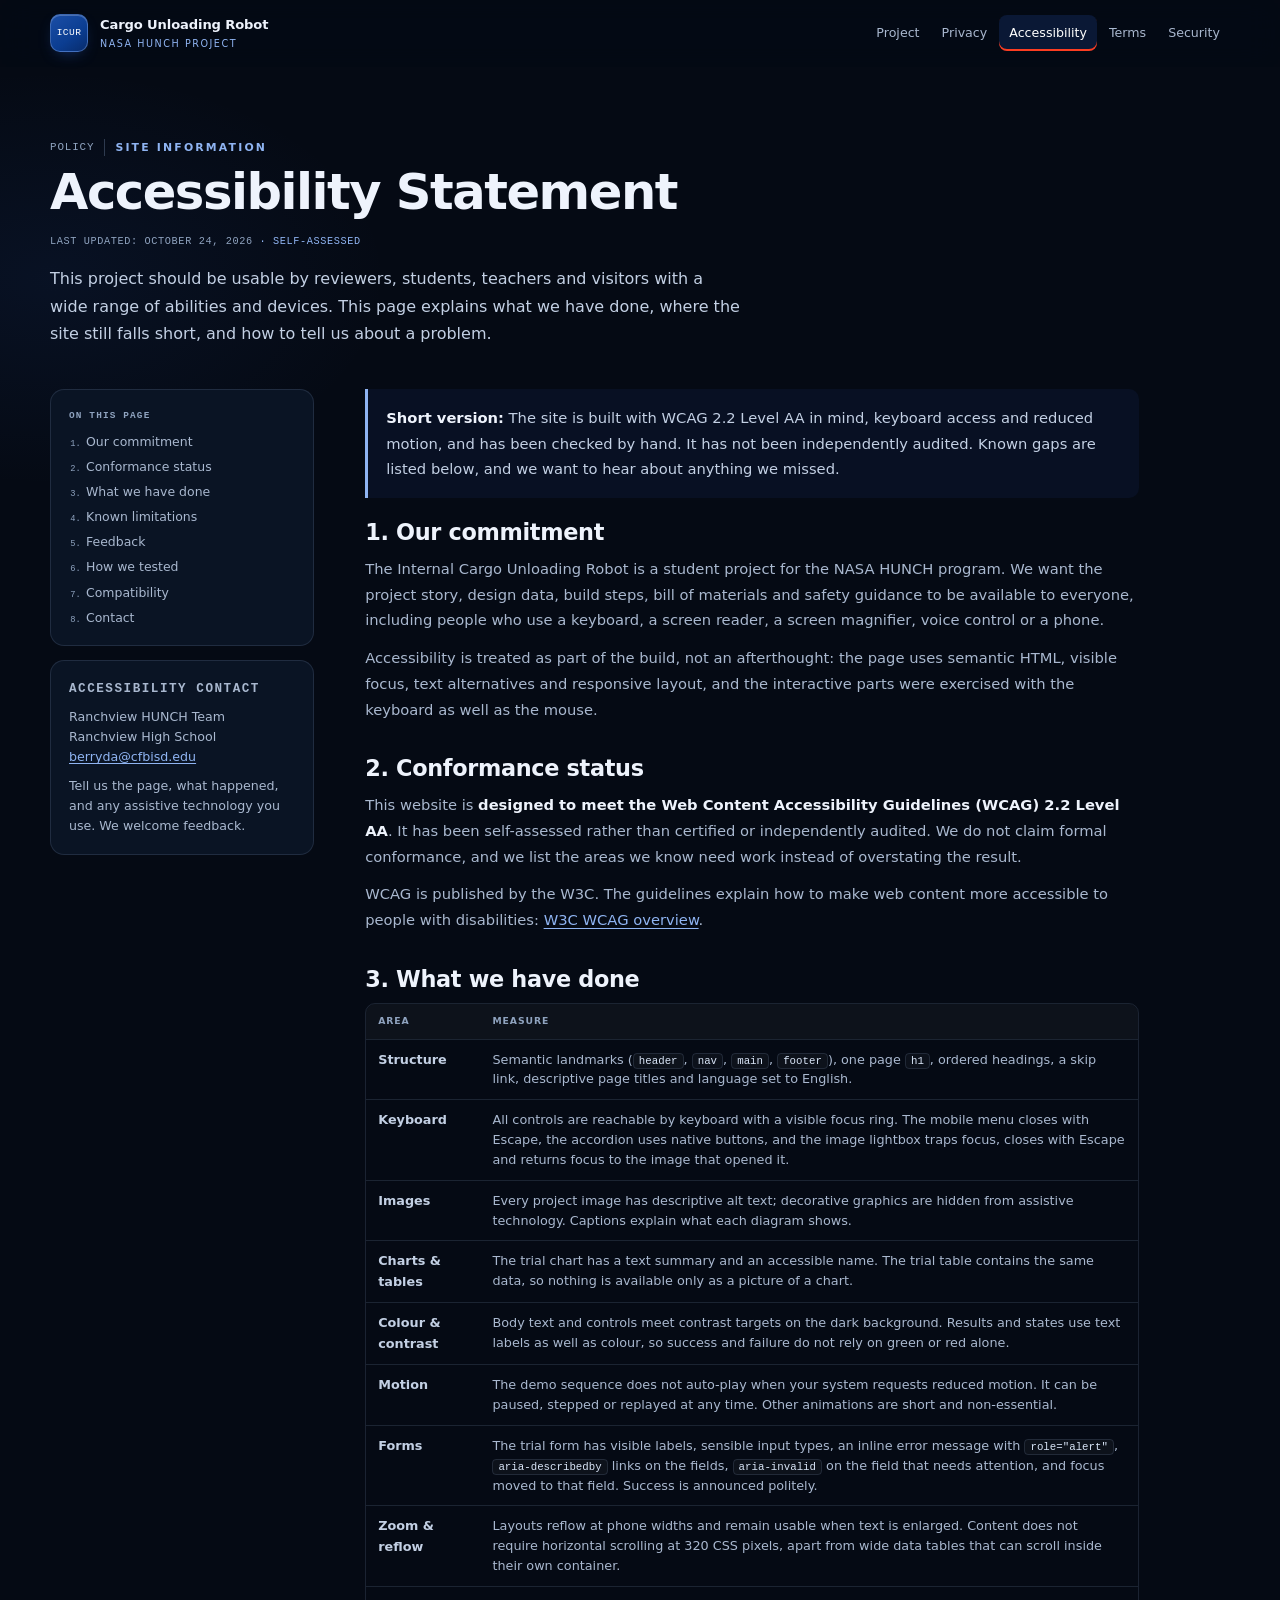
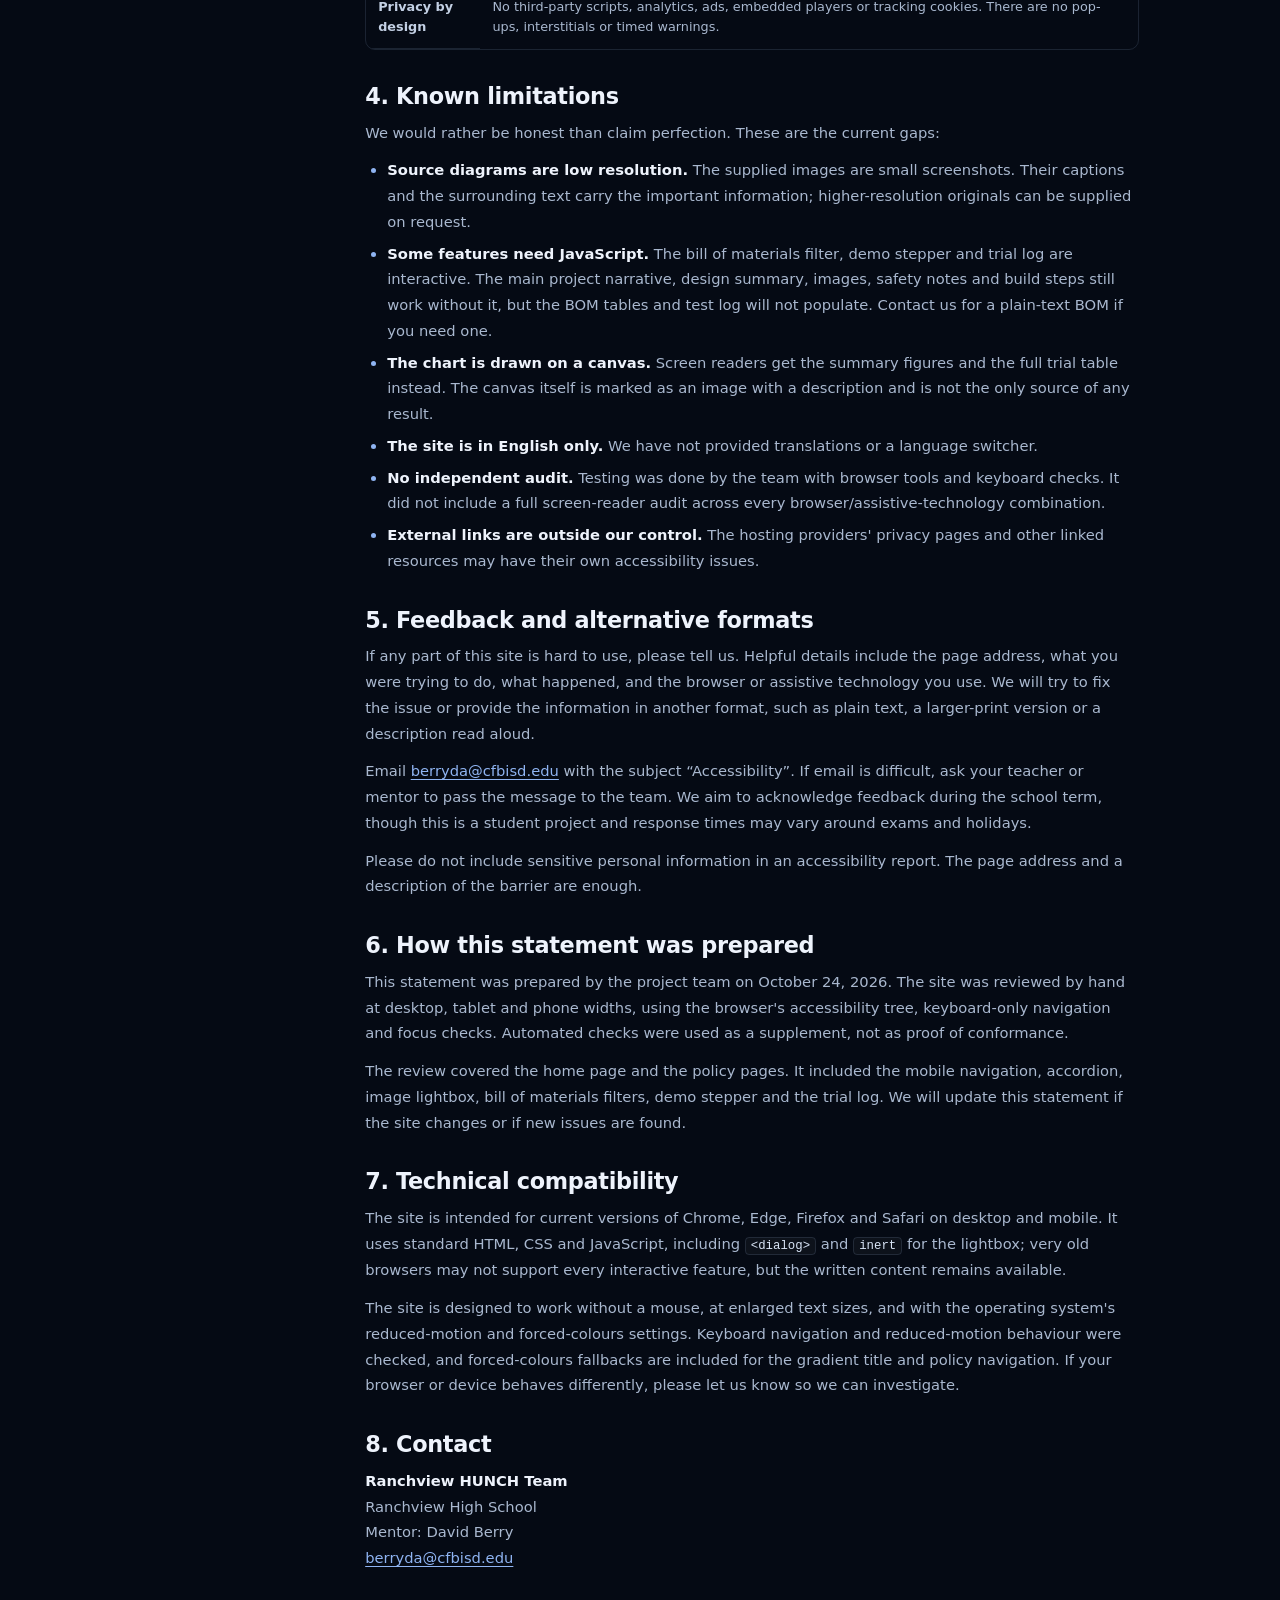
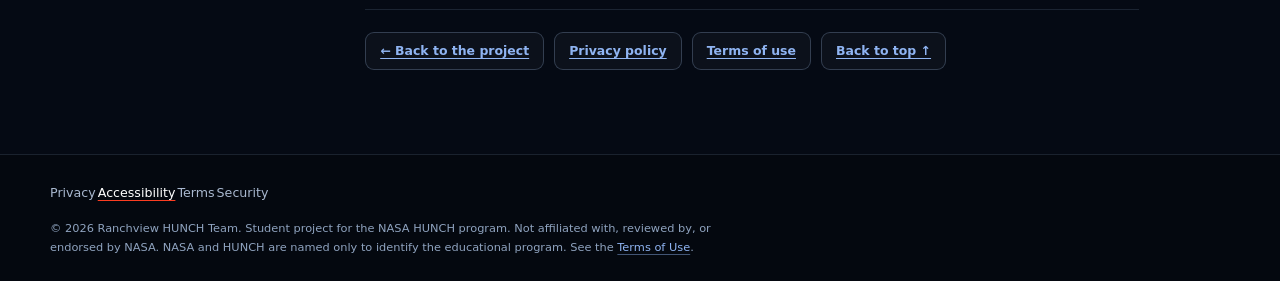
<file: accessibility.html>
<!DOCTYPE html>
<html lang="en" class="no-js">
<head>
  <meta charset="utf-8" />
  <meta http-equiv="Content-Security-Policy" content="default-src 'self'; base-uri 'none'; object-src 'none'; frame-src 'none'; form-action 'self'; script-src 'self'; style-src 'self'; img-src 'self'; font-src 'self'; connect-src 'none'; media-src 'self'; upgrade-insecure-requests" />
  <meta name="viewport" content="width=device-width, initial-scale=1" />
  <meta name="referrer" content="strict-origin-when-cross-origin" />
  <title>Accessibility Statement | Internal Cargo Unloading Robot</title>
  <meta name="description" content="Accessibility statement for the Internal Cargo Unloading Robot student project site: WCAG 2.2 AA goals, keyboard support, known limitations and how to give feedback." />
  <meta name="theme-color" content="#050A14" />
  <meta name="color-scheme" content="dark" />
  <meta property="og:title" content="Accessibility Statement | Internal Cargo Unloading Robot" />
  <meta property="og:description" content="Our accessibility goals, what we tested, known limitations and how to reach us." />
  <meta property="og:type" content="website" />
  <link rel="icon" href="favicon.svg" type="image/svg+xml" />
  <link rel="stylesheet" href="styles.css" />
  <script src="theme.js"></script>
</head>

<body class="legal-body">
  <a class="skip-link" href="#main">Skip to main content</a>

  <header class="site-header site-header--compact">
    <div class="container site-header__inner">
      <a class="brand" href="index.html" aria-label="Internal Cargo Unloading Robot — project home">
        <span class="brand__mark" aria-hidden="true">ICUR</span>
        <span class="brand__text">
          <span class="brand__name">Cargo Unloading Robot</span>
          <span class="brand__sub">NASA HUNCH Project</span>
        </span>
      </a>
      <nav class="legal-nav" aria-label="Project and site policies">
        <a href="index.html">Project</a>
        <a href="privacy.html">Privacy</a>
        <a href="accessibility.html" aria-current="page">Accessibility</a>
        <a href="terms.html">Terms</a>
        <a href="security.html">Security</a>
      </nav>
    </div>
  </header>

  <!-- Project contact details are filled in; keep this copy in sync with index.html. -->
  <main id="main" tabindex="-1" class="legal-page">
    <div class="container">
      <div class="legal-hero">
        <p class="eyebrow"><span class="eyebrow__num">POLICY</span>Site information</p>
        <h1>Accessibility Statement</h1>
        <p class="legal-meta">Last updated: <time datetime="2026-10-24">October 24, 2026</time> <span>· Self-assessed</span></p>
        <p class="section-lead">
          This project should be usable by reviewers, students, teachers and visitors with a wide range
          of abilities and devices. This page explains what we have done, where the site still falls
          short, and how to tell us about a problem.
        </p>
      </div>

      <div class="legal-layout">
        <aside class="legal-aside">
          <nav class="legal-toc" aria-label="On this page">
            <p class="legal-toc__title">On this page</p>
            <ol>
              <li><a href="#commitment">Our commitment</a></li>
              <li><a href="#conformance">Conformance status</a></li>
              <li><a href="#measures">What we have done</a></li>
              <li><a href="#limitations">Known limitations</a></li>
              <li><a href="#feedback">Feedback</a></li>
              <li><a href="#assessment">How we tested</a></li>
              <li><a href="#compatibility">Compatibility</a></li>
              <li><a href="#contact">Contact</a></li>
            </ol>
          </nav>

          <div class="legal-card">
            <p class="legal-card__title">Accessibility contact</p>
            <p>Ranchview HUNCH Team<br />Ranchview High School<br /><a href="mailto:berryda@cfbisd.edu">berryda@cfbisd.edu</a></p>
            <p>Tell us the page, what happened, and any assistive technology you use. We welcome feedback.</p>
          </div>
        </aside>

        <article class="legal-content">
          <div class="legal-callout">
            <p>
              <strong>Short version:</strong> The site is built with WCAG 2.2 Level AA in mind, keyboard
              access and reduced motion, and has been checked by hand. It has not been independently
              audited. Known gaps are listed below, and we want to hear about anything we missed.
            </p>
          </div>

          <section id="commitment">
            <h2>1. Our commitment</h2>
            <p>
              The Internal Cargo Unloading Robot is a student project for the NASA HUNCH program. We want
              the project story, design data, build steps, bill of materials and safety guidance to be
              available to everyone, including people who use a keyboard, a screen reader, a screen
              magnifier, voice control or a phone.
            </p>
            <p>
              Accessibility is treated as part of the build, not an afterthought: the page uses semantic
              HTML, visible focus, text alternatives and responsive layout, and the interactive parts
              were exercised with the keyboard as well as the mouse.
            </p>
          </section>

          <section id="conformance">
            <h2>2. Conformance status</h2>
            <p>
              This website is <strong>designed to meet the Web Content Accessibility Guidelines
              (WCAG) 2.2 Level AA</strong>. It has been self-assessed rather than certified or
              independently audited. We do not claim formal conformance, and we list the areas we know
              need work instead of overstating the result.
            </p>
            <p>
              WCAG is published by the W3C. The guidelines explain how to make web content more
              accessible to people with disabilities:
              <a href="https://www.w3.org/WAI/standards-guidelines/wcag/" rel="noopener noreferrer">W3C WCAG overview</a>.
            </p>
          </section>

          <section id="measures">
            <h2>3. What we have done</h2>

            <div class="table-wrap">
              <table class="legal-table">
                <caption class="sr-only">Accessibility measures by area</caption>
                <thead>
                  <tr>
                    <th scope="col">Area</th>
                    <th scope="col">Measure</th>
                  </tr>
                </thead>
                <tbody>
                  <tr>
                    <th scope="row">Structure</th>
                    <td>Semantic landmarks (<code>header</code>, <code>nav</code>, <code>main</code>, <code>footer</code>), one page <code>h1</code>, ordered headings, a skip link, descriptive page titles and language set to English.</td>
                  </tr>
                  <tr>
                    <th scope="row">Keyboard</th>
                    <td>All controls are reachable by keyboard with a visible focus ring. The mobile menu closes with Escape, the accordion uses native buttons, and the image lightbox traps focus, closes with Escape and returns focus to the image that opened it.</td>
                  </tr>
                  <tr>
                    <th scope="row">Images</th>
                    <td>Every project image has descriptive alt text; decorative graphics are hidden from assistive technology. Captions explain what each diagram shows.</td>
                  </tr>
                  <tr>
                    <th scope="row">Charts &amp; tables</th>
                    <td>The trial chart has a text summary and an accessible name. The trial table contains the same data, so nothing is available only as a picture of a chart.</td>
                  </tr>
                  <tr>
                    <th scope="row">Colour &amp; contrast</th>
                    <td>Body text and controls meet contrast targets on the dark background. Results and states use text labels as well as colour, so success and failure do not rely on green or red alone.</td>
                  </tr>
                  <tr>
                    <th scope="row">Motion</th>
                    <td>The demo sequence does not auto-play when your system requests reduced motion. It can be paused, stepped or replayed at any time. Other animations are short and non-essential.</td>
                  </tr>
                  <tr>
                    <th scope="row">Forms</th>
                    <td>The trial form has visible labels, sensible input types, an inline error message with <code>role="alert"</code>, <code>aria-describedby</code> links on the fields, <code>aria-invalid</code> on the field that needs attention, and focus moved to that field. Success is announced politely.</td>
                  </tr>
                  <tr>
                    <th scope="row">Zoom &amp; reflow</th>
                    <td>Layouts reflow at phone widths and remain usable when text is enlarged. Content does not require horizontal scrolling at 320 CSS pixels, apart from wide data tables that can scroll inside their own container.</td>
                  </tr>
                  <tr>
                    <th scope="row">Privacy by design</th>
                    <td>No third-party scripts, analytics, ads, embedded players or tracking cookies. There are no pop-ups, interstitials or timed warnings.</td>
                  </tr>
                </tbody>
              </table>
            </div>
          </section>

          <section id="limitations">
            <h2>4. Known limitations</h2>
            <p>We would rather be honest than claim perfection. These are the current gaps:</p>
            <ul>
              <li>
                <strong>Source diagrams are low resolution.</strong> The supplied images are small
                screenshots. Their captions and the surrounding text carry the important information;
                higher-resolution originals can be supplied on request.
              </li>
              <li>
                <strong>Some features need JavaScript.</strong> The bill of materials filter, demo
                stepper and trial log are interactive. The main project narrative, design summary,
                images, safety notes and build steps still work without it, but the BOM tables and test
                log will not populate. Contact us for a plain-text BOM if you need one.
              </li>
              <li>
                <strong>The chart is drawn on a canvas.</strong> Screen readers get the summary figures
                and the full trial table instead. The canvas itself is marked as an image with a
                description and is not the only source of any result.
              </li>
              <li>
                <strong>The site is in English only.</strong> We have not provided translations or a
                language switcher.
              </li>
              <li>
                <strong>No independent audit.</strong> Testing was done by the team with browser tools
                and keyboard checks. It did not include a full screen-reader audit across every
                browser/assistive-technology combination.
              </li>
              <li>
                <strong>External links are outside our control.</strong> The hosting providers' privacy
                pages and other linked resources may have their own accessibility issues.
              </li>
            </ul>
          </section>

          <section id="feedback">
            <h2>5. Feedback and alternative formats</h2>
            <p>
              If any part of this site is hard to use, please tell us. Helpful details include the page
              address, what you were trying to do, what happened, and the browser or assistive
              technology you use. We will try to fix the issue or provide the information in another
              format, such as plain text, a larger-print version or a description read aloud.
            </p>
            <p>
              Email <a href="mailto:berryda@cfbisd.edu">berryda@cfbisd.edu</a> with the subject
              “Accessibility”. If email is difficult, ask your teacher or mentor to pass the message to
              the team. We aim to acknowledge feedback during the school term, though this is a student
              project and response times may vary around exams and holidays.
            </p>
            <p>
              Please do not include sensitive personal information in an accessibility report. The page
              address and a description of the barrier are enough.
            </p>
          </section>

          <section id="assessment">
            <h2>6. How this statement was prepared</h2>
            <p>
              This statement was prepared by the project team on
              <time datetime="2026-10-24">October 24, 2026</time>. The site was reviewed by hand at
              desktop, tablet and phone widths, using the browser's accessibility tree, keyboard-only
              navigation and focus checks. Automated checks were used as a supplement, not as proof of
              conformance.
            </p>
            <p>
              The review covered the home page and the policy pages. It included the mobile navigation,
              accordion, image lightbox, bill of materials filters, demo stepper and the trial log. We
              will update this statement if the site changes or if new issues are found.
            </p>
          </section>

          <section id="compatibility">
            <h2>7. Technical compatibility</h2>
            <p>
              The site is intended for current versions of Chrome, Edge, Firefox and Safari on desktop
              and mobile. It uses standard HTML, CSS and JavaScript, including
              <code>&lt;dialog&gt;</code> and <code>inert</code> for the lightbox; very old browsers may
              not support every interactive feature, but the written content remains available.
            </p>
            <p>
              The site is designed to work without a mouse, at enlarged text sizes, and with the
              operating system's reduced-motion and forced-colours settings. Keyboard navigation and
              reduced-motion behaviour were checked, and forced-colours fallbacks are included for the
              gradient title and policy navigation. If your browser or device behaves differently,
              please let us know so we can investigate.
            </p>
          </section>

          <section id="contact">
            <h2>8. Contact</h2>
            <p>
              <strong>Ranchview HUNCH Team</strong><br />
              Ranchview High School<br />
              Mentor: David Berry<br />
              <a href="mailto:berryda@cfbisd.edu">berryda@cfbisd.edu</a>
            </p>
          </section>

          <nav class="legal-actions" aria-label="Related pages">
            <a class="btn btn--ghost btn--small" href="index.html">← Back to the project</a>
            <a class="btn btn--ghost btn--small" href="privacy.html">Privacy policy</a>
            <a class="btn btn--ghost btn--small" href="terms.html">Terms of use</a>
            <a class="btn btn--ghost btn--small" href="#main">Back to top ↑</a>
          </nav>
        </article>
      </div>
    </div>
  </main>

  <footer class="legal-footer">
    <div class="container">
      <nav class="legal-nav" aria-label="Site policies">
        <a href="privacy.html">Privacy</a>
        <a href="accessibility.html" aria-current="page">Accessibility</a>
        <a href="terms.html">Terms</a>
        <a href="security.html">Security</a>
      </nav>
      <p class="legal-footer__note">
        © <span id="year">2026</span> Ranchview HUNCH Team. Student project for the NASA HUNCH program.
        Not affiliated with, reviewed by, or endorsed by NASA. NASA and HUNCH are named only to identify
        the educational program. See the <a href="terms.html">Terms of Use</a>.
      </p>
    </div>
  </footer>
</body>
</html>
</file>
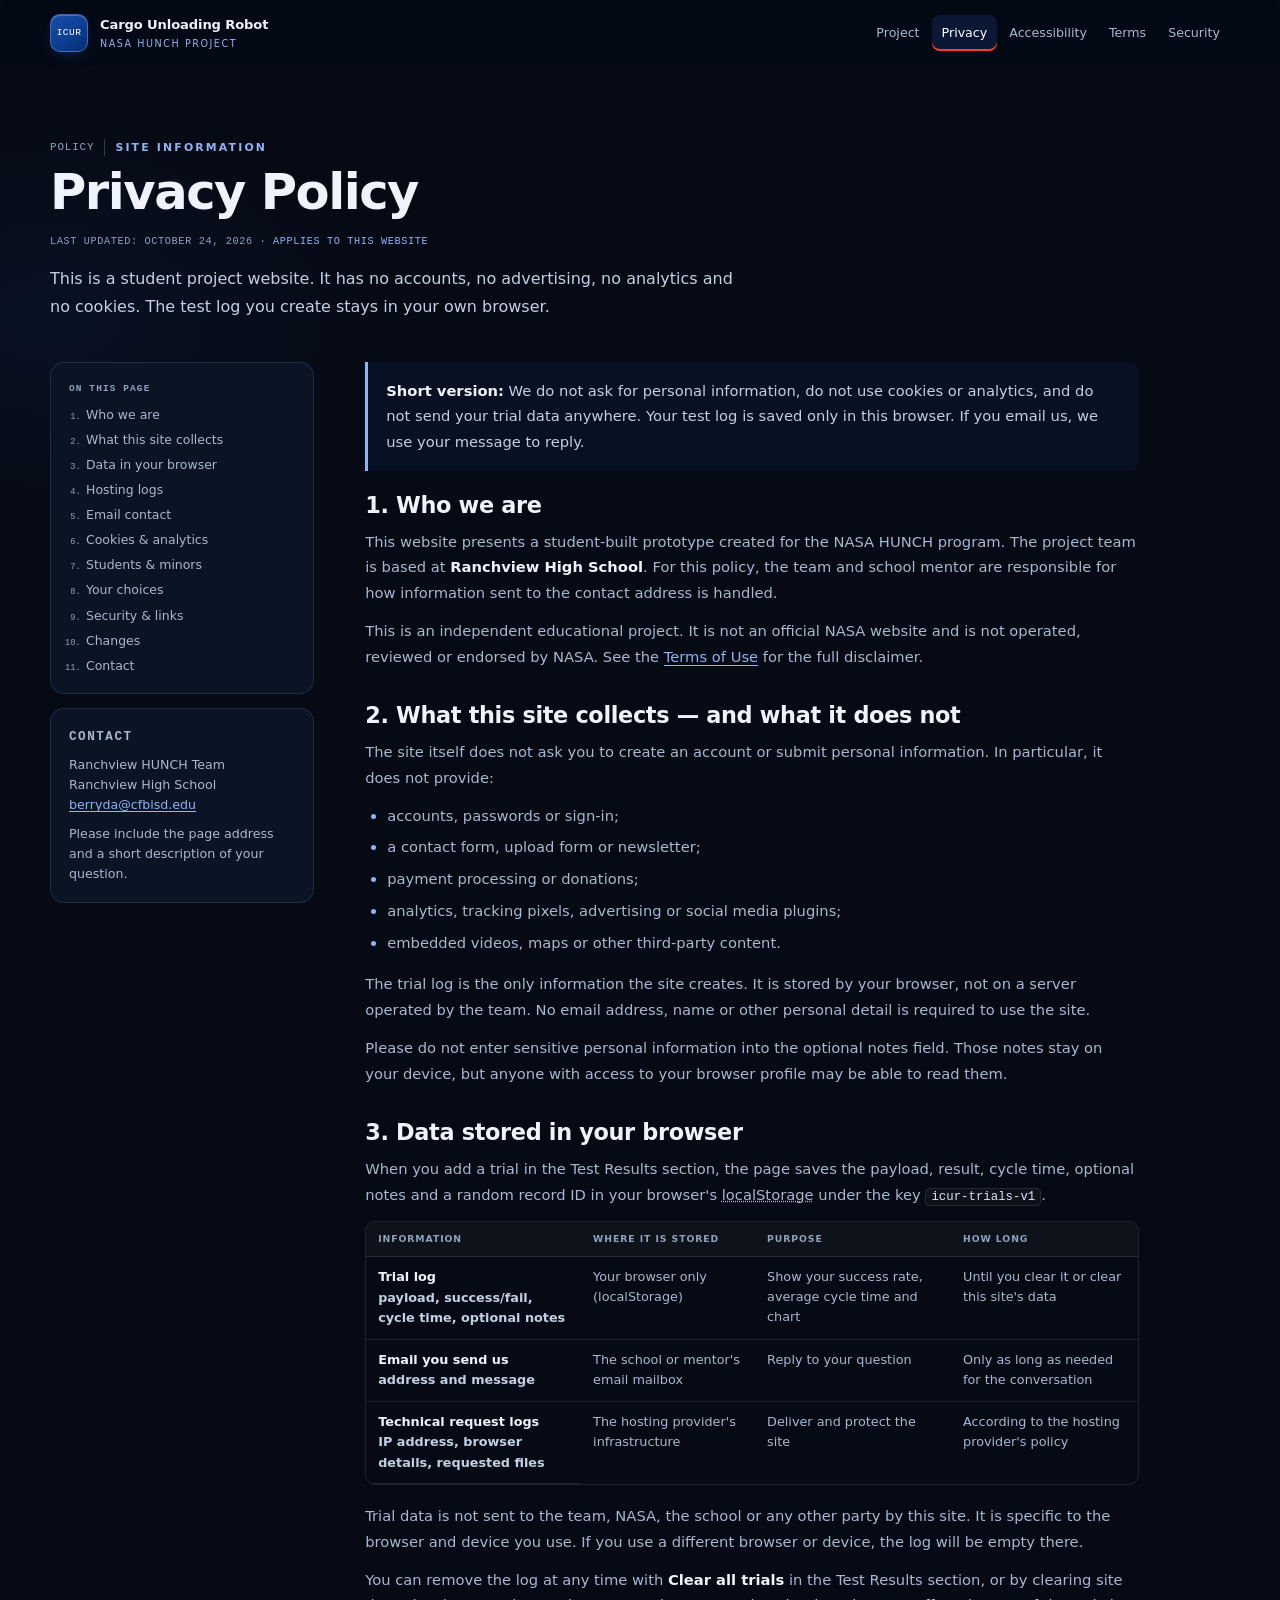
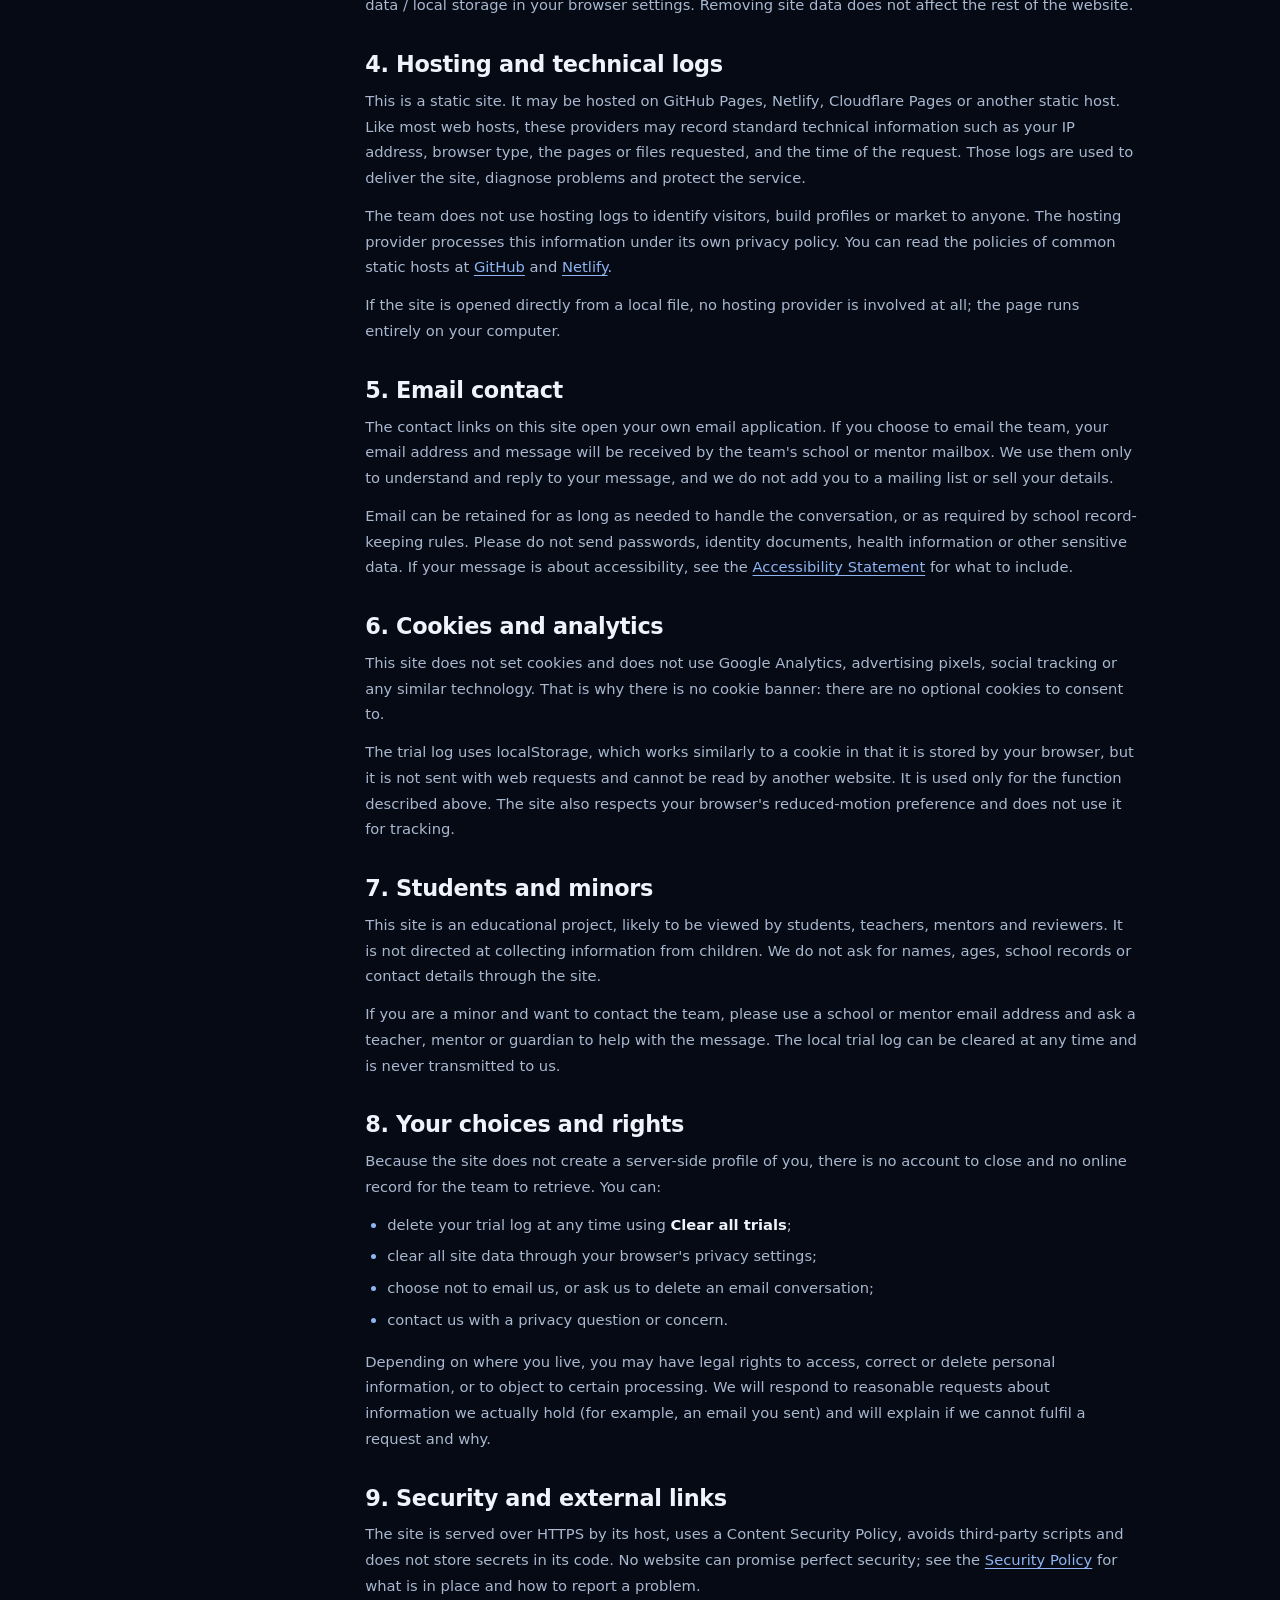
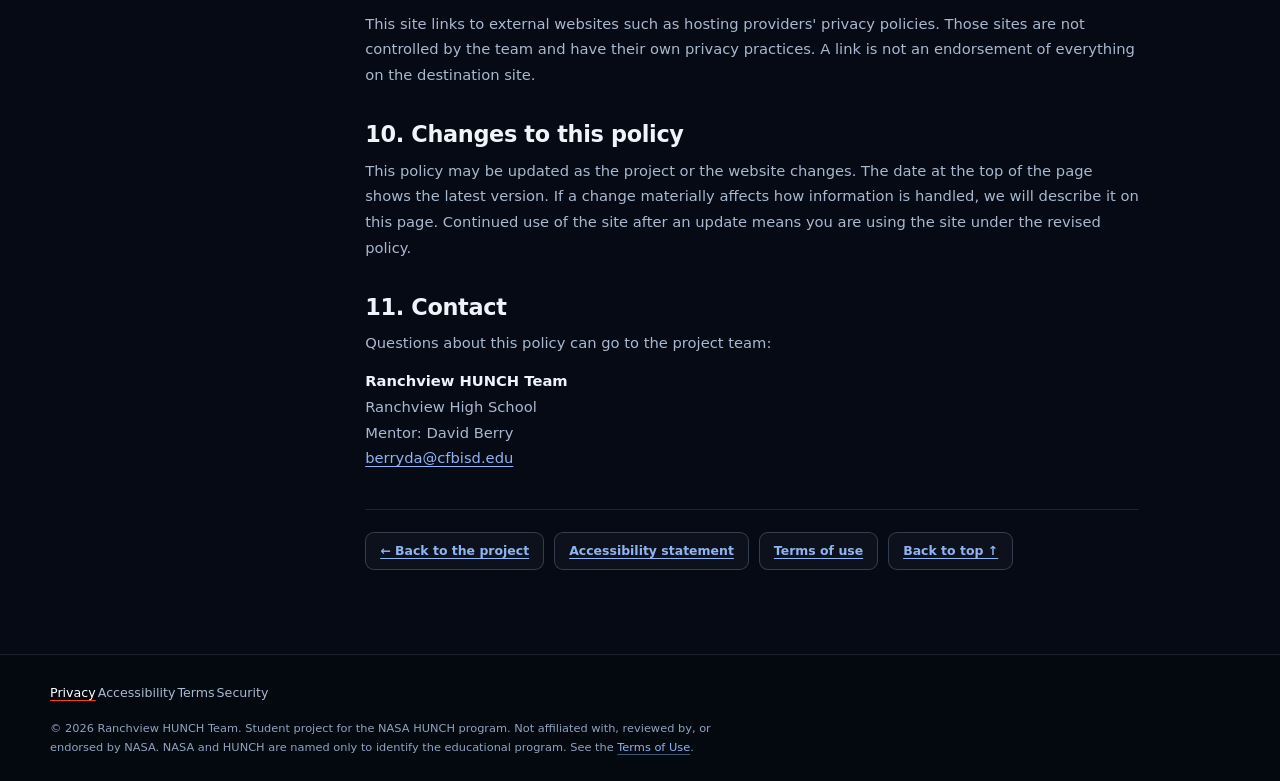
<file: privacy.html>
<!DOCTYPE html>
<html lang="en" class="no-js">
<head>
  <meta charset="utf-8" />
  <meta http-equiv="Content-Security-Policy" content="default-src 'self'; base-uri 'none'; object-src 'none'; frame-src 'none'; form-action 'self'; script-src 'self'; style-src 'self'; img-src 'self'; font-src 'self'; connect-src 'none'; media-src 'self'; upgrade-insecure-requests" />
  <meta name="viewport" content="width=device-width, initial-scale=1" />
  <meta name="referrer" content="strict-origin-when-cross-origin" />
  <title>Privacy Policy | Internal Cargo Unloading Robot</title>
  <meta name="description" content="Privacy policy for the Internal Cargo Unloading Robot student project site: no accounts, no cookies, no analytics, and a test log that stays in your browser." />
  <meta name="theme-color" content="#050A14" />
  <meta name="color-scheme" content="dark" />
  <meta property="og:title" content="Privacy Policy | Internal Cargo Unloading Robot" />
  <meta property="og:description" content="No accounts, no cookies, no analytics. The trial log stays in your browser." />
  <meta property="og:type" content="website" />
  <link rel="icon" href="favicon.svg" type="image/svg+xml" />
  <link rel="stylesheet" href="styles.css" />
  <script src="theme.js"></script>
</head>

<body class="legal-body">
  <a class="skip-link" href="#main">Skip to main content</a>

  <header class="site-header site-header--compact">
    <div class="container site-header__inner">
      <a class="brand" href="index.html" aria-label="Internal Cargo Unloading Robot — project home">
        <span class="brand__mark" aria-hidden="true">ICUR</span>
        <span class="brand__text">
          <span class="brand__name">Cargo Unloading Robot</span>
          <span class="brand__sub">NASA HUNCH Project</span>
        </span>
      </a>
      <nav class="legal-nav" aria-label="Project and site policies">
        <a href="index.html">Project</a>
        <a href="privacy.html" aria-current="page">Privacy</a>
        <a href="accessibility.html">Accessibility</a>
        <a href="terms.html">Terms</a>
        <a href="security.html">Security</a>
      </nav>
    </div>
  </header>

  <!-- Project contact details are filled in; keep this copy in sync with index.html. -->
  <main id="main" tabindex="-1" class="legal-page">
    <div class="container">
      <div class="legal-hero">
        <p class="eyebrow"><span class="eyebrow__num">POLICY</span>Site information</p>
        <h1>Privacy Policy</h1>
        <p class="legal-meta">Last updated: <time datetime="2026-10-24">October 24, 2026</time> <span>· Applies to this website</span></p>
        <p class="section-lead">
          This is a student project website. It has no accounts, no advertising, no analytics and no
          cookies. The test log you create stays in your own browser.
        </p>
      </div>

      <div class="legal-layout">
        <aside class="legal-aside">
          <nav class="legal-toc" aria-label="On this page">
            <p class="legal-toc__title">On this page</p>
            <ol>
              <li><a href="#who-we-are">Who we are</a></li>
              <li><a href="#what-we-collect">What this site collects</a></li>
              <li><a href="#local-data">Data in your browser</a></li>
              <li><a href="#hosting">Hosting logs</a></li>
              <li><a href="#email">Email contact</a></li>
              <li><a href="#cookies">Cookies &amp; analytics</a></li>
              <li><a href="#minors">Students &amp; minors</a></li>
              <li><a href="#rights">Your choices</a></li>
              <li><a href="#security-links">Security &amp; links</a></li>
              <li><a href="#changes">Changes</a></li>
              <li><a href="#contact">Contact</a></li>
            </ol>
          </nav>

          <div class="legal-card">
            <p class="legal-card__title">Contact</p>
            <p>Ranchview HUNCH Team<br />Ranchview High School<br /><a href="mailto:berryda@cfbisd.edu">berryda@cfbisd.edu</a></p>
            <p>Please include the page address and a short description of your question.</p>
          </div>
        </aside>

        <article class="legal-content">
          <div class="legal-callout">
            <p>
              <strong>Short version:</strong> We do not ask for personal information, do not use
              cookies or analytics, and do not send your trial data anywhere. Your test log is saved
              only in this browser. If you email us, we use your message to reply.
            </p>
          </div>

          <section id="who-we-are">
            <h2>1. Who we are</h2>
            <p>
              This website presents a student-built prototype created for the NASA HUNCH program. The
              project team is based at <strong>Ranchview High School</strong>. For this policy, the team and
              school mentor are responsible for how information sent to the contact address is handled.
            </p>
            <p>
              This is an independent educational project. It is not an official NASA website and is not
              operated, reviewed or endorsed by NASA. See the <a href="terms.html">Terms of Use</a> for
              the full disclaimer.
            </p>
          </section>

          <section id="what-we-collect">
            <h2>2. What this site collects — and what it does not</h2>
            <p>The site itself does not ask you to create an account or submit personal information. In particular, it does not provide:</p>
            <ul>
              <li>accounts, passwords or sign-in;</li>
              <li>a contact form, upload form or newsletter;</li>
              <li>payment processing or donations;</li>
              <li>analytics, tracking pixels, advertising or social media plugins;</li>
              <li>embedded videos, maps or other third-party content.</li>
            </ul>
            <p>
              The trial log is the only information the site creates. It is stored by your browser, not
              on a server operated by the team. No email address, name or other personal detail is
              required to use the site.
            </p>
            <p>
              Please do not enter sensitive personal information into the optional notes field. Those
              notes stay on your device, but anyone with access to your browser profile may be able to
              read them.
            </p>
          </section>

          <section id="local-data">
            <h2>3. Data stored in your browser</h2>
            <p>
              When you add a trial in the Test Results section, the page saves the payload, result,
              cycle time, optional notes and a random record ID in your browser's
              <abbr title="local storage">localStorage</abbr> under the key
              <code>icur-trials-v1</code>.
            </p>

            <div class="table-wrap">
              <table class="legal-table">
                <caption class="sr-only">What the trial log stores and where it goes</caption>
                <thead>
                  <tr>
                    <th scope="col">Information</th>
                    <th scope="col">Where it is stored</th>
                    <th scope="col">Purpose</th>
                    <th scope="col">How long</th>
                  </tr>
                </thead>
                <tbody>
                  <tr>
                    <th scope="row"><strong>Trial log</strong><br />payload, success/fail, cycle time, optional notes</th>
                    <td>Your browser only (localStorage)</td>
                    <td>Show your success rate, average cycle time and chart</td>
                    <td>Until you clear it or clear this site's data</td>
                  </tr>
                  <tr>
                    <th scope="row"><strong>Email you send us</strong><br />address and message</th>
                    <td>The school or mentor's email mailbox</td>
                    <td>Reply to your question</td>
                    <td>Only as long as needed for the conversation</td>
                  </tr>
                  <tr>
                    <th scope="row"><strong>Technical request logs</strong><br />IP address, browser details, requested files</th>
                    <td>The hosting provider's infrastructure</td>
                    <td>Deliver and protect the site</td>
                    <td>According to the hosting provider's policy</td>
                  </tr>
                </tbody>
              </table>
            </div>

            <p>
              Trial data is not sent to the team, NASA, the school or any other party by this site. It
              is specific to the browser and device you use. If you use a different browser or device,
              the log will be empty there.
            </p>
            <p>
              You can remove the log at any time with <strong>Clear all trials</strong> in the Test
              Results section, or by clearing site data / local storage in your browser settings.
              Removing site data does not affect the rest of the website.
            </p>
          </section>

          <section id="hosting">
            <h2>4. Hosting and technical logs</h2>
            <p>
              This is a static site. It may be hosted on GitHub Pages, Netlify, Cloudflare Pages or
              another static host. Like most web hosts, these providers may record standard technical
              information such as your IP address, browser type, the pages or files requested, and the
              time of the request. Those logs are used to deliver the site, diagnose problems and
              protect the service.
            </p>
            <p>
              The team does not use hosting logs to identify visitors, build profiles or market to
              anyone. The hosting provider processes this information under its own privacy policy. You
              can read the policies of common static hosts at
              <a href="https://docs.github.com/en/site-policy/privacy-policies/github-general-privacy-statement" rel="noopener noreferrer">GitHub</a>
              and
              <a href="https://www.netlify.com/privacy/" rel="noopener noreferrer">Netlify</a>.
            </p>
            <p>
              If the site is opened directly from a local file, no hosting provider is involved at all;
              the page runs entirely on your computer.
            </p>
          </section>

          <section id="email">
            <h2>5. Email contact</h2>
            <p>
              The contact links on this site open your own email application. If you choose to email
              the team, your email address and message will be received by the team's school or mentor
              mailbox. We use them only to understand and reply to your message, and we do not add you
              to a mailing list or sell your details.
            </p>
            <p>
              Email can be retained for as long as needed to handle the conversation, or as required by
              school record-keeping rules. Please do not send passwords, identity documents, health
              information or other sensitive data. If your message is about accessibility, see the
              <a href="accessibility.html">Accessibility Statement</a> for what to include.
            </p>
          </section>

          <section id="cookies">
            <h2>6. Cookies and analytics</h2>
            <p>
              This site does not set cookies and does not use Google Analytics, advertising pixels,
              social tracking or any similar technology. That is why there is no cookie banner: there
              are no optional cookies to consent to.
            </p>
            <p>
              The trial log uses localStorage, which works similarly to a cookie in that it is stored by
              your browser, but it is not sent with web requests and cannot be read by another website.
              It is used only for the function described above. The site also respects your browser's
              reduced-motion preference and does not use it for tracking.
            </p>
          </section>

          <section id="minors">
            <h2>7. Students and minors</h2>
            <p>
              This site is an educational project, likely to be viewed by students, teachers, mentors
              and reviewers. It is not directed at collecting information from children. We do not ask
              for names, ages, school records or contact details through the site.
            </p>
            <p>
              If you are a minor and want to contact the team, please use a school or mentor email
              address and ask a teacher, mentor or guardian to help with the message. The local trial
              log can be cleared at any time and is never transmitted to us.
            </p>
          </section>

          <section id="rights">
            <h2>8. Your choices and rights</h2>
            <p>
              Because the site does not create a server-side profile of you, there is no account to
              close and no online record for the team to retrieve. You can:
            </p>
            <ul>
              <li>delete your trial log at any time using <strong>Clear all trials</strong>;</li>
              <li>clear all site data through your browser's privacy settings;</li>
              <li>choose not to email us, or ask us to delete an email conversation;</li>
              <li>contact us with a privacy question or concern.</li>
            </ul>
            <p>
              Depending on where you live, you may have legal rights to access, correct or delete
              personal information, or to object to certain processing. We will respond to reasonable
              requests about information we actually hold (for example, an email you sent) and will
              explain if we cannot fulfil a request and why.
            </p>
          </section>

          <section id="security-links">
            <h2>9. Security and external links</h2>
            <p>
              The site is served over HTTPS by its host, uses a Content Security Policy, avoids
              third-party scripts and does not store secrets in its code. No website can promise
              perfect security; see the <a href="security.html">Security Policy</a> for what is in
              place and how to report a problem.
            </p>
            <p>
              This site links to external websites such as hosting providers' privacy policies. Those
              sites are not controlled by the team and have their own privacy practices. A link is not
              an endorsement of everything on the destination site.
            </p>
          </section>

          <section id="changes">
            <h2>10. Changes to this policy</h2>
            <p>
              This policy may be updated as the project or the website changes. The date at the top of
              the page shows the latest version. If a change materially affects how information is
              handled, we will describe it on this page. Continued use of the site after an update means
              you are using the site under the revised policy.
            </p>
          </section>

          <section id="contact">
            <h2>11. Contact</h2>
            <p>
              Questions about this policy can go to the project team:
            </p>
            <p>
              <strong>Ranchview HUNCH Team</strong><br />
              Ranchview High School<br />
              Mentor: David Berry<br />
              <a href="mailto:berryda@cfbisd.edu">berryda@cfbisd.edu</a>
            </p>
          </section>

          <nav class="legal-actions" aria-label="Related pages">
            <a class="btn btn--ghost btn--small" href="index.html">← Back to the project</a>
            <a class="btn btn--ghost btn--small" href="accessibility.html">Accessibility statement</a>
            <a class="btn btn--ghost btn--small" href="terms.html">Terms of use</a>
            <a class="btn btn--ghost btn--small" href="#main">Back to top ↑</a>
          </nav>
        </article>
      </div>
    </div>
  </main>

  <footer class="legal-footer">
    <div class="container">
      <nav class="legal-nav" aria-label="Site policies">
        <a href="privacy.html" aria-current="page">Privacy</a>
        <a href="accessibility.html">Accessibility</a>
        <a href="terms.html">Terms</a>
        <a href="security.html">Security</a>
      </nav>
      <p class="legal-footer__note">
        © <span id="year">2026</span> Ranchview HUNCH Team. Student project for the NASA HUNCH program.
        Not affiliated with, reviewed by, or endorsed by NASA. NASA and HUNCH are named only to identify
        the educational program. See the <a href="terms.html">Terms of Use</a>.
      </p>
    </div>
  </footer>
</body>
</html>
</file>
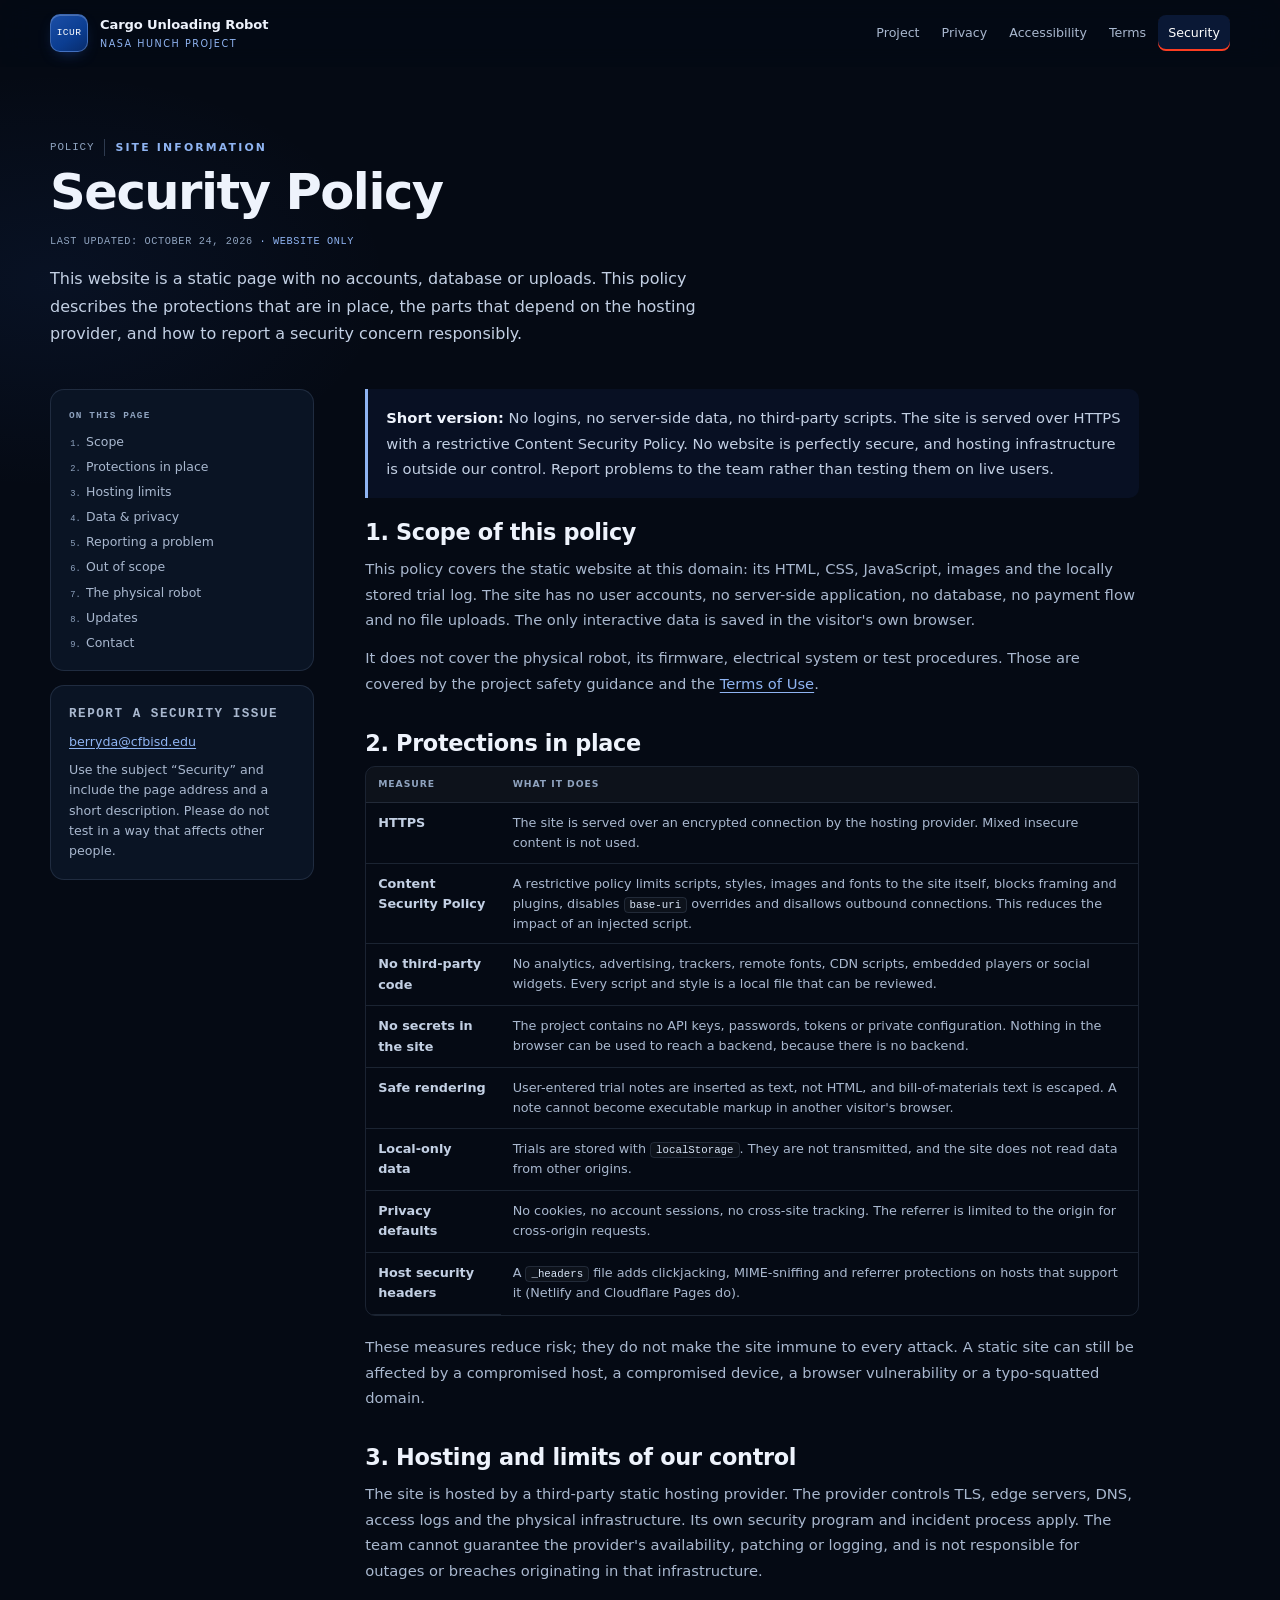
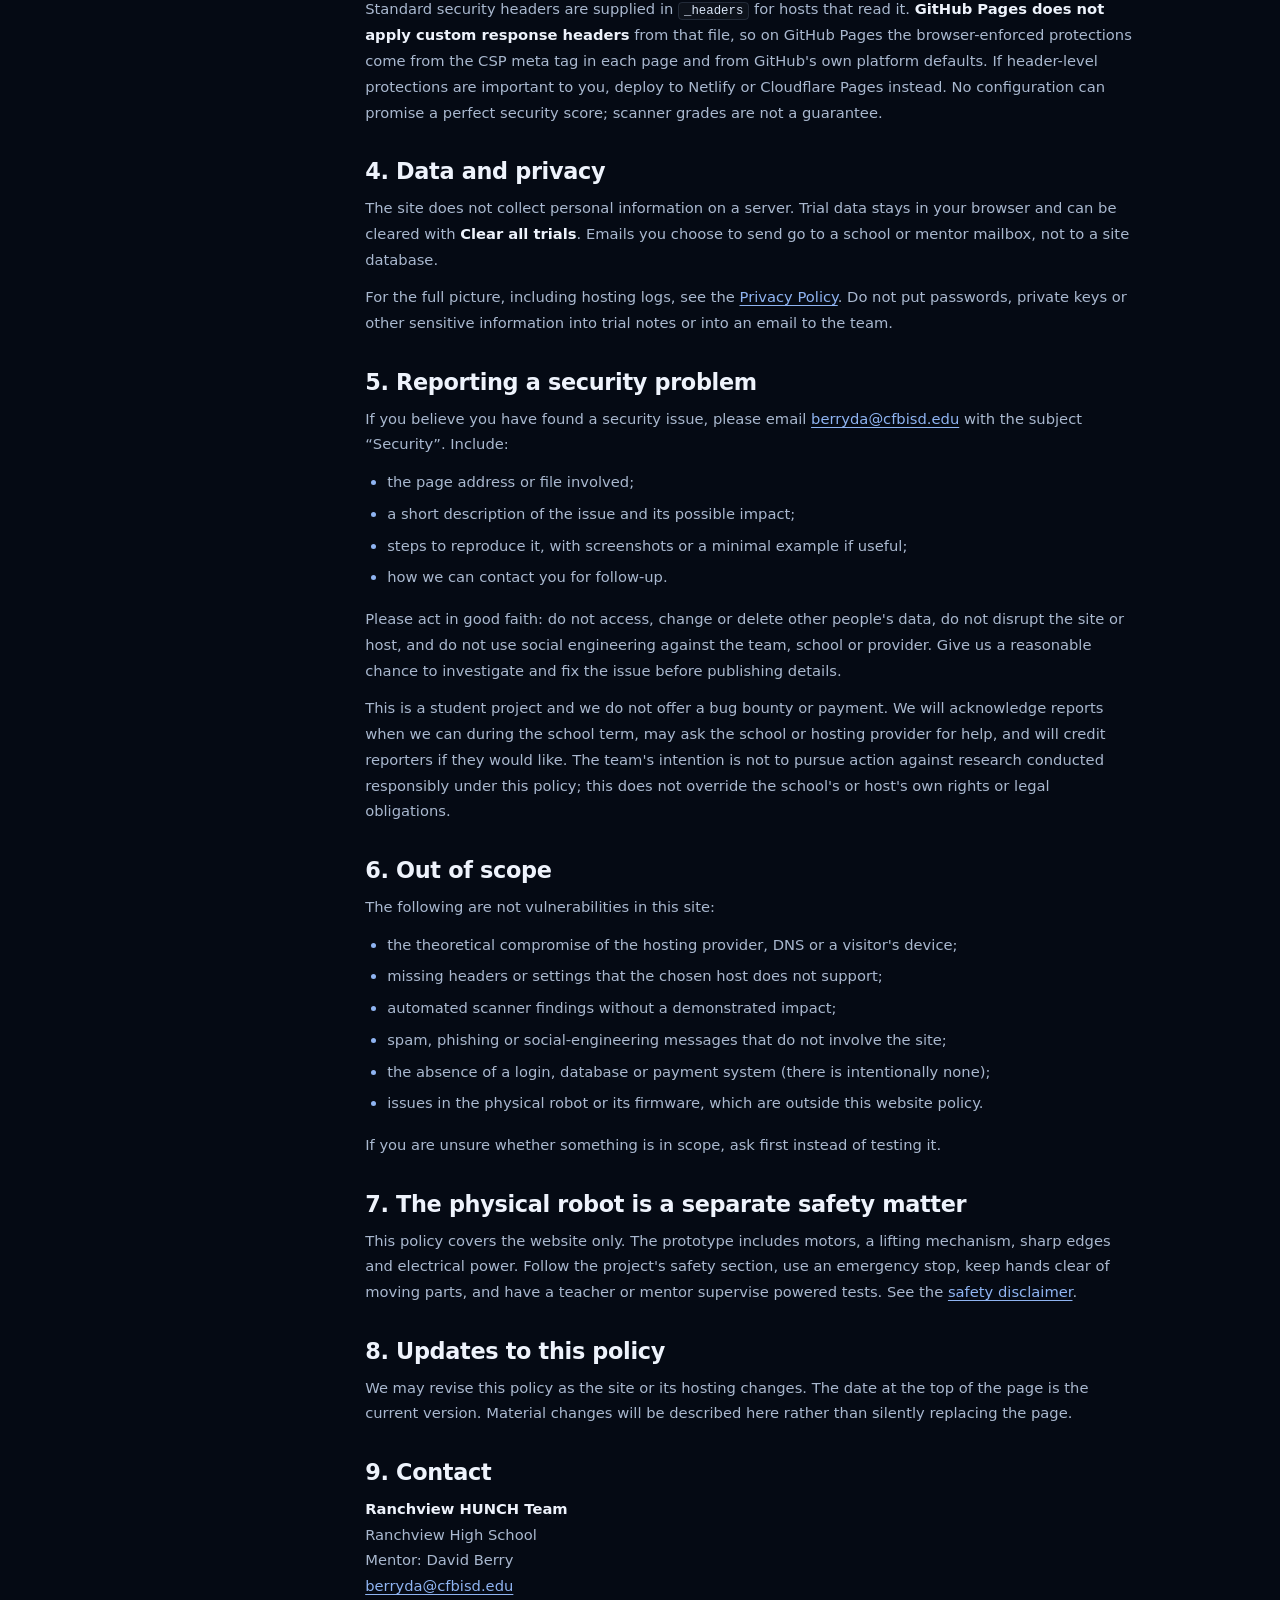
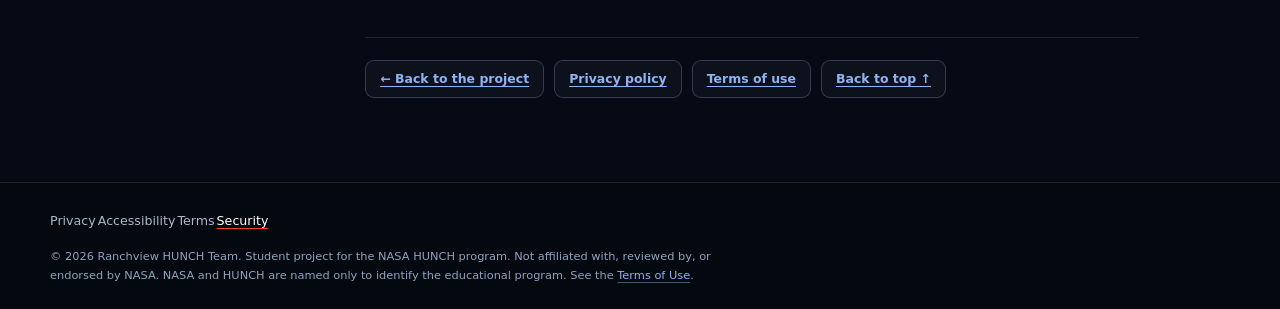
<file: security.html>
<!DOCTYPE html>
<html lang="en" class="no-js">
<head>
  <meta charset="utf-8" />
  <meta http-equiv="Content-Security-Policy" content="default-src 'self'; base-uri 'none'; object-src 'none'; frame-src 'none'; form-action 'self'; script-src 'self'; style-src 'self'; img-src 'self'; font-src 'self'; connect-src 'none'; media-src 'self'; upgrade-insecure-requests" />
  <meta name="viewport" content="width=device-width, initial-scale=1" />
  <meta name="referrer" content="strict-origin-when-cross-origin" />
  <title>Security Policy | Internal Cargo Unloading Robot</title>
  <meta name="description" content="Security policy for the Internal Cargo Unloading Robot static project site: protections in place, hosting limits, and how to report a vulnerability responsibly." />
  <meta name="theme-color" content="#050A14" />
  <meta name="color-scheme" content="dark" />
  <meta property="og:title" content="Security Policy | Internal Cargo Unloading Robot" />
  <meta property="og:description" content="What protects this static site, what is outside our control, and how to report a problem." />
  <meta property="og:type" content="website" />
  <link rel="icon" href="favicon.svg" type="image/svg+xml" />
  <link rel="stylesheet" href="styles.css" />
  <script src="theme.js"></script>
</head>

<body class="legal-body">
  <a class="skip-link" href="#main">Skip to main content</a>

  <header class="site-header site-header--compact">
    <div class="container site-header__inner">
      <a class="brand" href="index.html" aria-label="Internal Cargo Unloading Robot — project home">
        <span class="brand__mark" aria-hidden="true">ICUR</span>
        <span class="brand__text">
          <span class="brand__name">Cargo Unloading Robot</span>
          <span class="brand__sub">NASA HUNCH Project</span>
        </span>
      </a>
      <nav class="legal-nav" aria-label="Project and site policies">
        <a href="index.html">Project</a>
        <a href="privacy.html">Privacy</a>
        <a href="accessibility.html">Accessibility</a>
        <a href="terms.html">Terms</a>
        <a href="security.html" aria-current="page">Security</a>
      </nav>
    </div>
  </header>

  <!-- Project contact details are filled in; keep this copy in sync with index.html. -->
  <main id="main" tabindex="-1" class="legal-page">
    <div class="container">
      <div class="legal-hero">
        <p class="eyebrow"><span class="eyebrow__num">POLICY</span>Site information</p>
        <h1>Security Policy</h1>
        <p class="legal-meta">Last updated: <time datetime="2026-10-24">October 24, 2026</time> <span>· Website only</span></p>
        <p class="section-lead">
          This website is a static page with no accounts, database or uploads. This policy describes the
          protections that are in place, the parts that depend on the hosting provider, and how to report
          a security concern responsibly.
        </p>
      </div>

      <div class="legal-layout">
        <aside class="legal-aside">
          <nav class="legal-toc" aria-label="On this page">
            <p class="legal-toc__title">On this page</p>
            <ol>
              <li><a href="#scope">Scope</a></li>
              <li><a href="#protections">Protections in place</a></li>
              <li><a href="#hosting">Hosting limits</a></li>
              <li><a href="#data">Data &amp; privacy</a></li>
              <li><a href="#reporting">Reporting a problem</a></li>
              <li><a href="#out-of-scope">Out of scope</a></li>
              <li><a href="#robot">The physical robot</a></li>
              <li><a href="#changes">Updates</a></li>
              <li><a href="#contact">Contact</a></li>
            </ol>
          </nav>

          <div class="legal-card">
            <p class="legal-card__title">Report a security issue</p>
            <p><a href="mailto:berryda@cfbisd.edu?subject=Security%20report">berryda@cfbisd.edu</a></p>
            <p>Use the subject “Security” and include the page address and a short description. Please do not test in a way that affects other people.</p>
          </div>
        </aside>

        <article class="legal-content">
          <div class="legal-callout">
            <p>
              <strong>Short version:</strong> No logins, no server-side data, no third-party scripts.
              The site is served over HTTPS with a restrictive Content Security Policy. No website is
              perfectly secure, and hosting infrastructure is outside our control. Report problems to
              the team rather than testing them on live users.
            </p>
          </div>

          <section id="scope">
            <h2>1. Scope of this policy</h2>
            <p>
              This policy covers the static website at this domain: its HTML, CSS, JavaScript, images and
              the locally stored trial log. The site has no user accounts, no server-side application, no
              database, no payment flow and no file uploads. The only interactive data is saved in the
              visitor's own browser.
            </p>
            <p>
              It does not cover the physical robot, its firmware, electrical system or test procedures.
              Those are covered by the project safety guidance and the
              <a href="terms.html">Terms of Use</a>.
            </p>
          </section>

          <section id="protections">
            <h2>2. Protections in place</h2>
            <div class="table-wrap">
              <table class="legal-table">
                <caption class="sr-only">Security measures and their purpose</caption>
                <thead>
                  <tr>
                    <th scope="col">Measure</th>
                    <th scope="col">What it does</th>
                  </tr>
                </thead>
                <tbody>
                  <tr>
                    <th scope="row">HTTPS</th>
                    <td>The site is served over an encrypted connection by the hosting provider. Mixed insecure content is not used.</td>
                  </tr>
                  <tr>
                    <th scope="row">Content Security Policy</th>
                    <td>A restrictive policy limits scripts, styles, images and fonts to the site itself, blocks framing and plugins, disables <code>base-uri</code> overrides and disallows outbound connections. This reduces the impact of an injected script.</td>
                  </tr>
                  <tr>
                    <th scope="row">No third-party code</th>
                    <td>No analytics, advertising, trackers, remote fonts, CDN scripts, embedded players or social widgets. Every script and style is a local file that can be reviewed.</td>
                  </tr>
                  <tr>
                    <th scope="row">No secrets in the site</th>
                    <td>The project contains no API keys, passwords, tokens or private configuration. Nothing in the browser can be used to reach a backend, because there is no backend.</td>
                  </tr>
                  <tr>
                    <th scope="row">Safe rendering</th>
                    <td>User-entered trial notes are inserted as text, not HTML, and bill-of-materials text is escaped. A note cannot become executable markup in another visitor's browser.</td>
                  </tr>
                  <tr>
                    <th scope="row">Local-only data</th>
                    <td>Trials are stored with <code>localStorage</code>. They are not transmitted, and the site does not read data from other origins.</td>
                  </tr>
                  <tr>
                    <th scope="row">Privacy defaults</th>
                    <td>No cookies, no account sessions, no cross-site tracking. The referrer is limited to the origin for cross-origin requests.</td>
                  </tr>
                  <tr>
                    <th scope="row">Host security headers</th>
                    <td>A <code>_headers</code> file adds clickjacking, MIME-sniffing and referrer protections on hosts that support it (Netlify and Cloudflare Pages do).</td>
                  </tr>
                </tbody>
              </table>
            </div>
            <p>
              These measures reduce risk; they do not make the site immune to every attack. A static site
              can still be affected by a compromised host, a compromised device, a browser vulnerability
              or a typo-squatted domain.
            </p>
          </section>

          <section id="hosting">
            <h2>3. Hosting and limits of our control</h2>
            <p>
              The site is hosted by a third-party static hosting provider. The provider controls TLS,
              edge servers, DNS, access logs and the physical infrastructure. Its own security program and
              incident process apply. The team cannot guarantee the provider's availability, patching or
              logging, and is not responsible for outages or breaches originating in that infrastructure.
            </p>
            <p>
              Standard security headers are supplied in <code>_headers</code> for hosts that read it.
              <strong>GitHub Pages does not apply custom response headers</strong> from that file, so on
              GitHub Pages the browser-enforced protections come from the CSP meta tag in each page and
              from GitHub's own platform defaults. If header-level protections are important to you,
              deploy to Netlify or Cloudflare Pages instead. No configuration can promise a perfect
              security score; scanner grades are not a guarantee.
            </p>
          </section>

          <section id="data">
            <h2>4. Data and privacy</h2>
            <p>
              The site does not collect personal information on a server. Trial data stays in your
              browser and can be cleared with <strong>Clear all trials</strong>. Emails you choose to
              send go to a school or mentor mailbox, not to a site database.
            </p>
            <p>
              For the full picture, including hosting logs, see the
              <a href="privacy.html">Privacy Policy</a>. Do not put passwords, private keys or other
              sensitive information into trial notes or into an email to the team.
            </p>
          </section>

          <section id="reporting">
            <h2>5. Reporting a security problem</h2>
            <p>
              If you believe you have found a security issue, please email
              <a href="mailto:berryda@cfbisd.edu?subject=Security%20report">berryda@cfbisd.edu</a> with the
              subject “Security”. Include:
            </p>
            <ul>
              <li>the page address or file involved;</li>
              <li>a short description of the issue and its possible impact;</li>
              <li>steps to reproduce it, with screenshots or a minimal example if useful;</li>
              <li>how we can contact you for follow-up.</li>
            </ul>
            <p>
              Please act in good faith: do not access, change or delete other people's data, do not
              disrupt the site or host, and do not use social engineering against the team, school or
              provider. Give us a reasonable chance to investigate and fix the issue before publishing
              details.
            </p>
            <p>
              This is a student project and we do not offer a bug bounty or payment. We will acknowledge
              reports when we can during the school term, may ask the school or hosting provider for
              help, and will credit reporters if they would like. The team's intention is not to pursue
              action against research conducted responsibly under this policy; this does not override the
              school's or host's own rights or legal obligations.
            </p>
          </section>

          <section id="out-of-scope">
            <h2>6. Out of scope</h2>
            <p>The following are not vulnerabilities in this site:</p>
            <ul>
              <li>the theoretical compromise of the hosting provider, DNS or a visitor's device;</li>
              <li>missing headers or settings that the chosen host does not support;</li>
              <li>automated scanner findings without a demonstrated impact;</li>
              <li>spam, phishing or social-engineering messages that do not involve the site;</li>
              <li>the absence of a login, database or payment system (there is intentionally none);</li>
              <li>issues in the physical robot or its firmware, which are outside this website policy.</li>
            </ul>
            <p>
              If you are unsure whether something is in scope, ask first instead of testing it.
            </p>
          </section>

          <section id="robot">
            <h2>7. The physical robot is a separate safety matter</h2>
            <p>
              This policy covers the website only. The prototype includes motors, a lifting mechanism,
              sharp edges and electrical power. Follow the project's safety section, use an emergency
              stop, keep hands clear of moving parts, and have a teacher or mentor supervise powered
              tests. See the <a href="terms.html#safety">safety disclaimer</a>.
            </p>
          </section>

          <section id="changes">
            <h2>8. Updates to this policy</h2>
            <p>
              We may revise this policy as the site or its hosting changes. The date at the top of the
              page is the current version. Material changes will be described here rather than silently
              replacing the page.
            </p>
          </section>

          <section id="contact">
            <h2>9. Contact</h2>
            <p>
              <strong>Ranchview HUNCH Team</strong><br />
              Ranchview High School<br />
              Mentor: David Berry<br />
              <a href="mailto:berryda@cfbisd.edu">berryda@cfbisd.edu</a>
            </p>
          </section>

          <nav class="legal-actions" aria-label="Related pages">
            <a class="btn btn--ghost btn--small" href="index.html">← Back to the project</a>
            <a class="btn btn--ghost btn--small" href="privacy.html">Privacy policy</a>
            <a class="btn btn--ghost btn--small" href="terms.html">Terms of use</a>
            <a class="btn btn--ghost btn--small" href="#main">Back to top ↑</a>
          </nav>
        </article>
      </div>
    </div>
  </main>

  <footer class="legal-footer">
    <div class="container">
      <nav class="legal-nav" aria-label="Site policies">
        <a href="privacy.html">Privacy</a>
        <a href="accessibility.html">Accessibility</a>
        <a href="terms.html">Terms</a>
        <a href="security.html" aria-current="page">Security</a>
      </nav>
      <p class="legal-footer__note">
        © <span id="year">2026</span> Ranchview HUNCH Team. Student project for the NASA HUNCH program.
        Not affiliated with, reviewed by, or endorsed by NASA. NASA and HUNCH are named only to identify
        the educational program. See the <a href="terms.html">Terms of Use</a>.
      </p>
    </div>
  </footer>
</body>
</html>
</file>
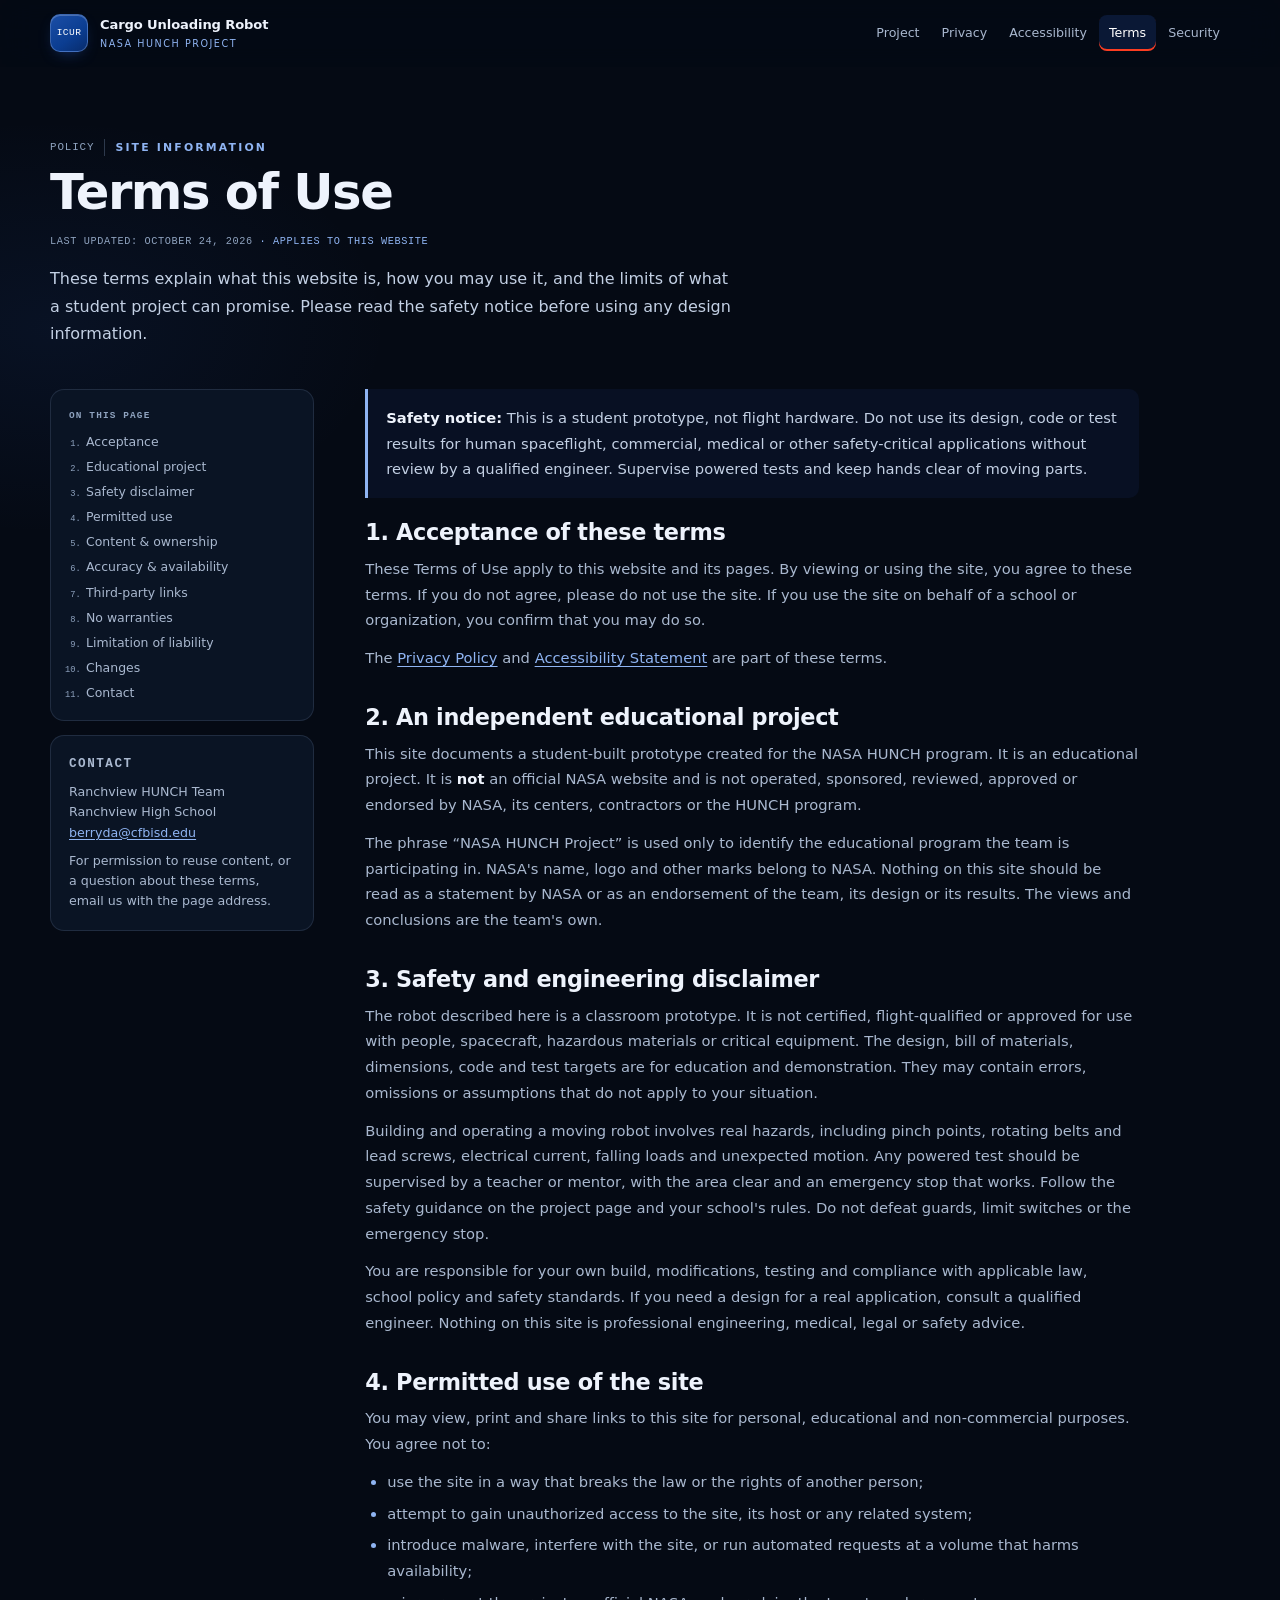
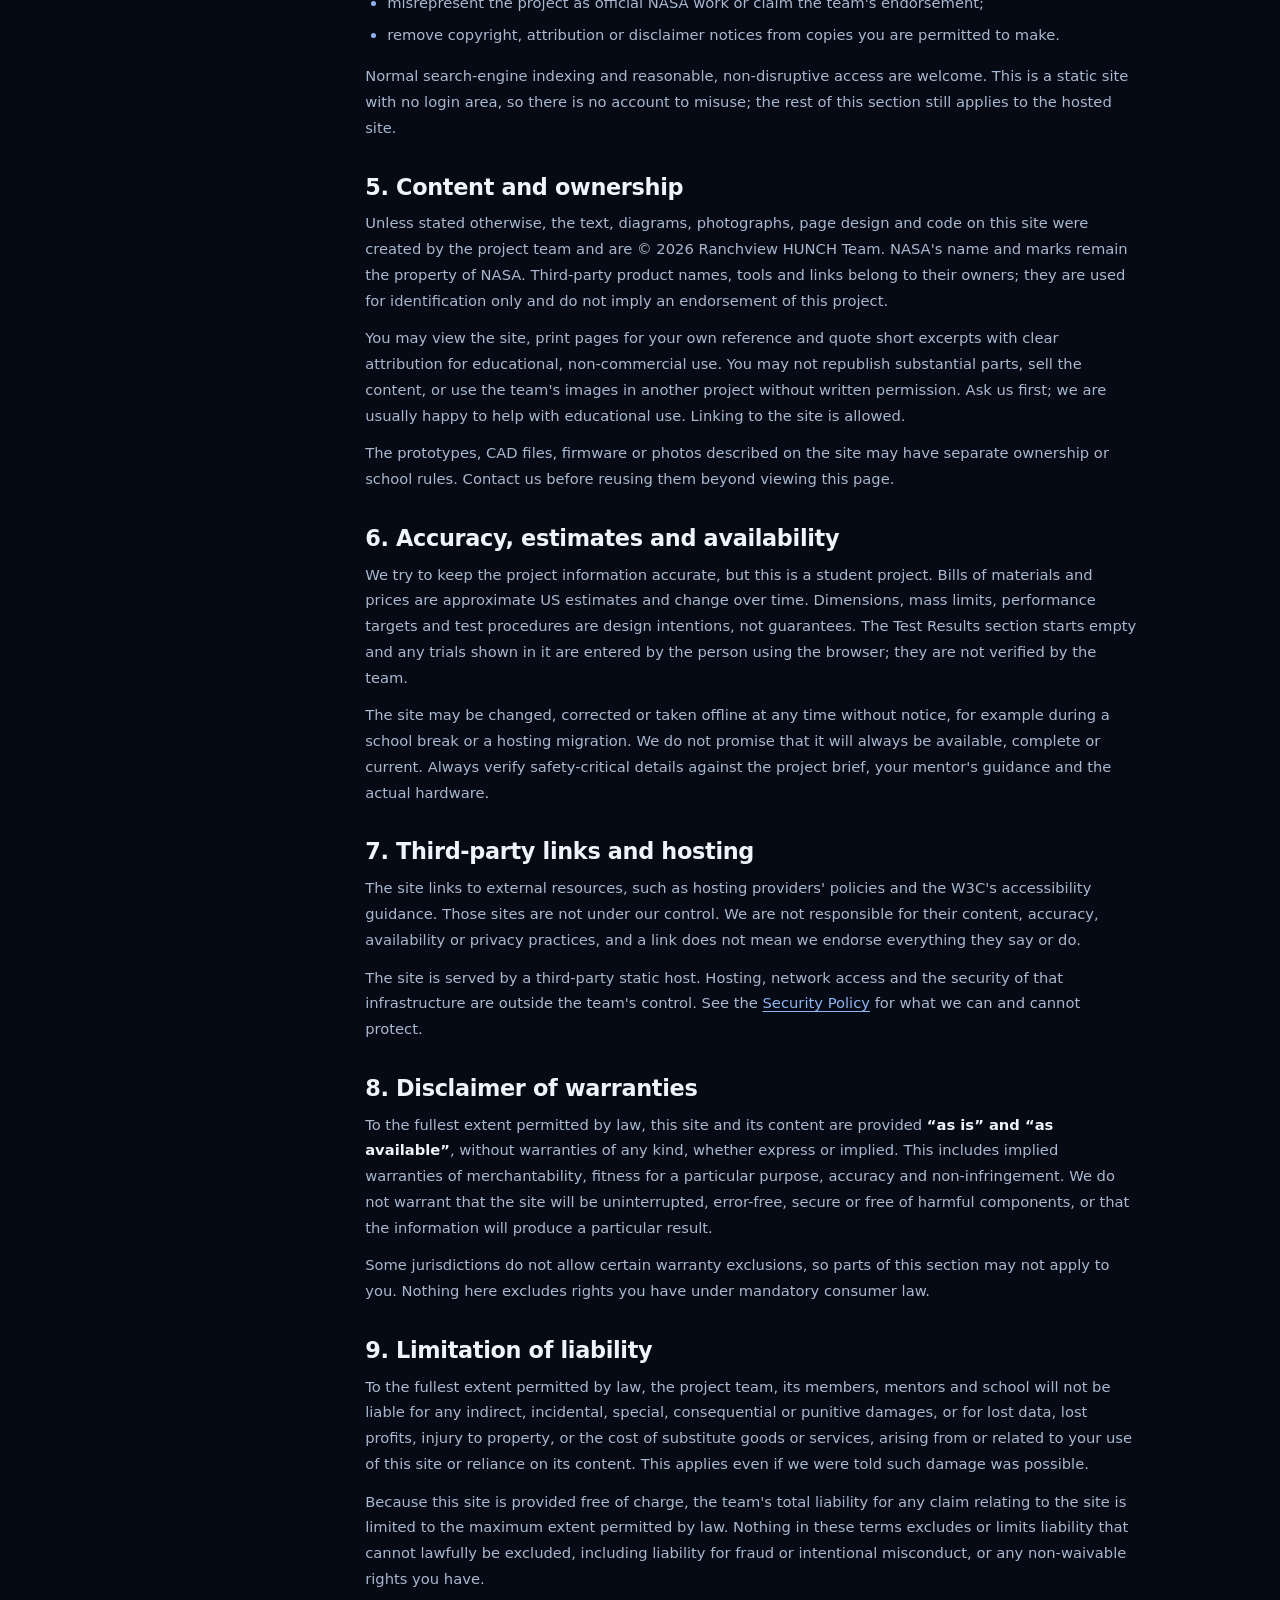
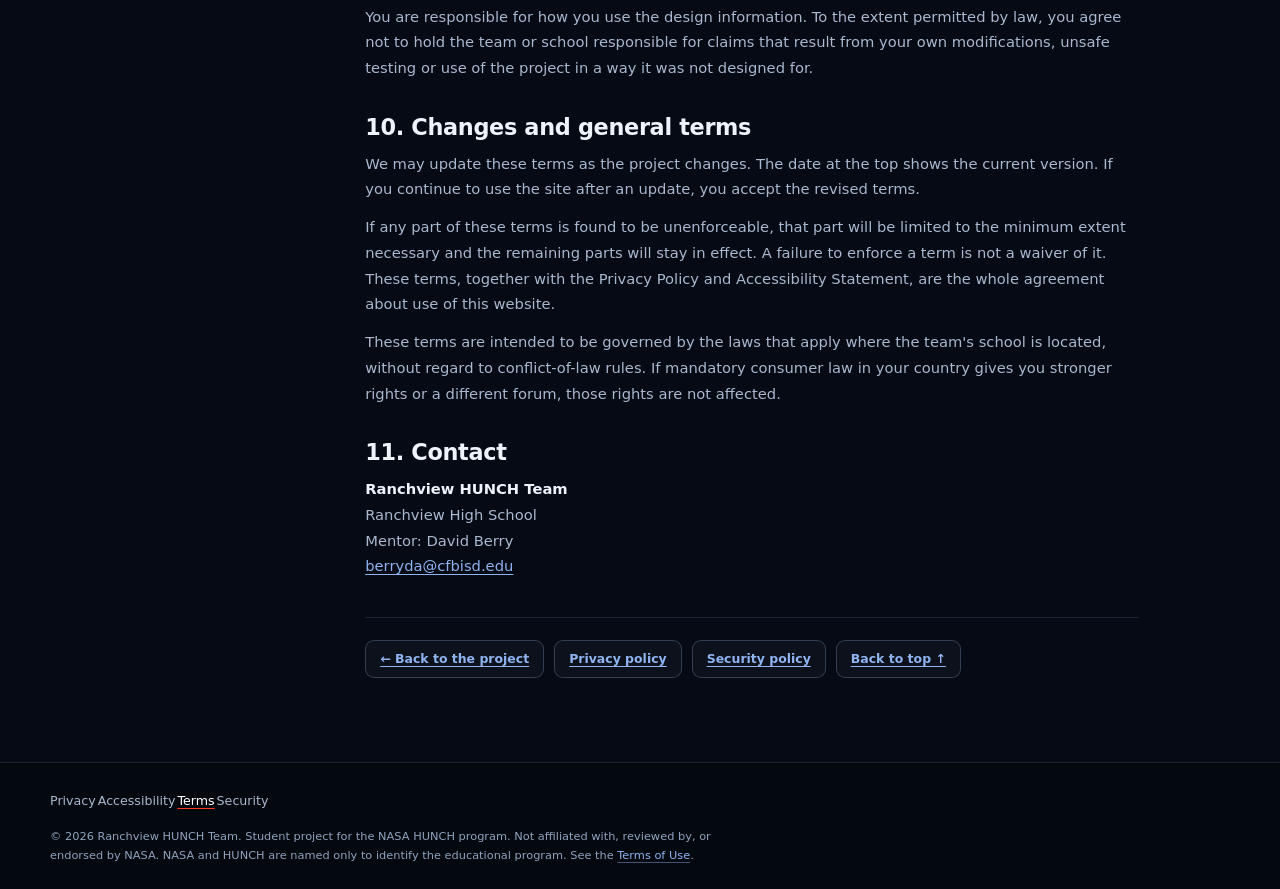
<file: terms.html>
<!DOCTYPE html>
<html lang="en" class="no-js">
<head>
  <meta charset="utf-8" />
  <meta http-equiv="Content-Security-Policy" content="default-src 'self'; base-uri 'none'; object-src 'none'; frame-src 'none'; form-action 'self'; script-src 'self'; style-src 'self'; img-src 'self'; font-src 'self'; connect-src 'none'; media-src 'self'; upgrade-insecure-requests" />
  <meta name="viewport" content="width=device-width, initial-scale=1" />
  <meta name="referrer" content="strict-origin-when-cross-origin" />
  <title>Terms of Use | Internal Cargo Unloading Robot</title>
  <meta name="description" content="Terms of use for the Internal Cargo Unloading Robot student project site, including the educational-project disclaimer, prototype safety notice and permitted use." />
  <meta name="theme-color" content="#050A14" />
  <meta name="color-scheme" content="dark" />
  <meta property="og:title" content="Terms of Use | Internal Cargo Unloading Robot" />
  <meta property="og:description" content="Educational-project disclaimer, prototype safety notice and permitted use." />
  <meta property="og:type" content="website" />
  <link rel="icon" href="favicon.svg" type="image/svg+xml" />
  <link rel="stylesheet" href="styles.css" />
  <script src="theme.js"></script>
</head>

<body class="legal-body">
  <a class="skip-link" href="#main">Skip to main content</a>

  <header class="site-header site-header--compact">
    <div class="container site-header__inner">
      <a class="brand" href="index.html" aria-label="Internal Cargo Unloading Robot — project home">
        <span class="brand__mark" aria-hidden="true">ICUR</span>
        <span class="brand__text">
          <span class="brand__name">Cargo Unloading Robot</span>
          <span class="brand__sub">NASA HUNCH Project</span>
        </span>
      </a>
      <nav class="legal-nav" aria-label="Project and site policies">
        <a href="index.html">Project</a>
        <a href="privacy.html">Privacy</a>
        <a href="accessibility.html">Accessibility</a>
        <a href="terms.html" aria-current="page">Terms</a>
        <a href="security.html">Security</a>
      </nav>
    </div>
  </header>

  <!-- Project contact details are filled in; keep this copy in sync with index.html. -->
  <main id="main" tabindex="-1" class="legal-page">
    <div class="container">
      <div class="legal-hero">
        <p class="eyebrow"><span class="eyebrow__num">POLICY</span>Site information</p>
        <h1>Terms of Use</h1>
        <p class="legal-meta">Last updated: <time datetime="2026-10-24">October 24, 2026</time> <span>· Applies to this website</span></p>
        <p class="section-lead">
          These terms explain what this website is, how you may use it, and the limits of what a student
          project can promise. Please read the safety notice before using any design information.
        </p>
      </div>

      <div class="legal-layout">
        <aside class="legal-aside">
          <nav class="legal-toc" aria-label="On this page">
            <p class="legal-toc__title">On this page</p>
            <ol>
              <li><a href="#acceptance">Acceptance</a></li>
              <li><a href="#educational">Educational project</a></li>
              <li><a href="#safety">Safety disclaimer</a></li>
              <li><a href="#use">Permitted use</a></li>
              <li><a href="#ip">Content &amp; ownership</a></li>
              <li><a href="#accuracy">Accuracy &amp; availability</a></li>
              <li><a href="#third-parties">Third-party links</a></li>
              <li><a href="#warranties">No warranties</a></li>
              <li><a href="#liability">Limitation of liability</a></li>
              <li><a href="#changes">Changes</a></li>
              <li><a href="#contact">Contact</a></li>
            </ol>
          </nav>

          <div class="legal-card">
            <p class="legal-card__title">Contact</p>
            <p>Ranchview HUNCH Team<br />Ranchview High School<br /><a href="mailto:berryda@cfbisd.edu">berryda@cfbisd.edu</a></p>
            <p>For permission to reuse content, or a question about these terms, email us with the page address.</p>
          </div>
        </aside>

        <article class="legal-content">
          <div class="legal-callout legal-callout--warn">
            <p>
              <strong>Safety notice:</strong> This is a student prototype, not flight hardware. Do not
              use its design, code or test results for human spaceflight, commercial, medical or other
              safety-critical applications without review by a qualified engineer. Supervise powered
              tests and keep hands clear of moving parts.
            </p>
          </div>

          <section id="acceptance">
            <h2>1. Acceptance of these terms</h2>
            <p>
              These Terms of Use apply to this website and its pages. By viewing or using the site, you
              agree to these terms. If you do not agree, please do not use the site. If you use the site
              on behalf of a school or organization, you confirm that you may do so.
            </p>
            <p>
              The <a href="privacy.html">Privacy Policy</a> and
              <a href="accessibility.html">Accessibility Statement</a> are part of these terms.
            </p>
          </section>

          <section id="educational">
            <h2>2. An independent educational project</h2>
            <p>
              This site documents a student-built prototype created for the NASA HUNCH program. It is an
              educational project. It is <strong>not</strong> an official NASA website and is not
              operated, sponsored, reviewed, approved or endorsed by NASA, its centers, contractors or
              the HUNCH program.
            </p>
            <p>
              The phrase “NASA HUNCH Project” is used only to identify the educational program the team
              is participating in. NASA's name, logo and other marks belong to NASA. Nothing on this site
              should be read as a statement by NASA or as an endorsement of the team, its design or its
              results. The views and conclusions are the team's own.
            </p>
          </section>

          <section id="safety">
            <h2>3. Safety and engineering disclaimer</h2>
            <p>
              The robot described here is a classroom prototype. It is not certified, flight-qualified
              or approved for use with people, spacecraft, hazardous materials or critical equipment.
              The design, bill of materials, dimensions, code and test targets are for education and
              demonstration. They may contain errors, omissions or assumptions that do not apply to your
              situation.
            </p>
            <p>
              Building and operating a moving robot involves real hazards, including pinch points,
              rotating belts and lead screws, electrical current, falling loads and unexpected motion.
              Any powered test should be supervised by a teacher or mentor, with the area clear and an
              emergency stop that works. Follow the safety guidance on the project page and your school's
              rules. Do not defeat guards, limit switches or the emergency stop.
            </p>
            <p>
              You are responsible for your own build, modifications, testing and compliance with
              applicable law, school policy and safety standards. If you need a design for a real
              application, consult a qualified engineer. Nothing on this site is professional
              engineering, medical, legal or safety advice.
            </p>
          </section>

          <section id="use">
            <h2>4. Permitted use of the site</h2>
            <p>You may view, print and share links to this site for personal, educational and non-commercial purposes. You agree not to:</p>
            <ul>
              <li>use the site in a way that breaks the law or the rights of another person;</li>
              <li>attempt to gain unauthorized access to the site, its host or any related system;</li>
              <li>introduce malware, interfere with the site, or run automated requests at a volume that harms availability;</li>
              <li>misrepresent the project as official NASA work or claim the team's endorsement;</li>
              <li>remove copyright, attribution or disclaimer notices from copies you are permitted to make.</li>
            </ul>
            <p>
              Normal search-engine indexing and reasonable, non-disruptive access are welcome. This is a
              static site with no login area, so there is no account to misuse; the rest of this section
              still applies to the hosted site.
            </p>
          </section>

          <section id="ip">
            <h2>5. Content and ownership</h2>
            <p>
              Unless stated otherwise, the text, diagrams, photographs, page design and code on this site
              were created by the project team and are © 2026 Ranchview HUNCH Team. NASA's name and marks remain
              the property of NASA. Third-party product names, tools and links belong to their owners;
              they are used for identification only and do not imply an endorsement of this project.
            </p>
            <p>
              You may view the site, print pages for your own reference and quote short excerpts with
              clear attribution for educational, non-commercial use. You may not republish substantial
              parts, sell the content, or use the team's images in another project without written
              permission. Ask us first; we are usually happy to help with educational use. Linking to
              the site is allowed.
            </p>
            <p>
              The prototypes, CAD files, firmware or photos described on the site may have separate
              ownership or school rules. Contact us before reusing them beyond viewing this page.
           </p>
          </section>

          <section id="accuracy">
            <h2>6. Accuracy, estimates and availability</h2>
            <p>
              We try to keep the project information accurate, but this is a student project. Bills of
              materials and prices are approximate US estimates and change over time. Dimensions, mass
              limits, performance targets and test procedures are design intentions, not guarantees.
              The Test Results section starts empty and any trials shown in it are entered by the person
              using the browser; they are not verified by the team.
            </p>
            <p>
              The site may be changed, corrected or taken offline at any time without notice, for
              example during a school break or a hosting migration. We do not promise that it will always
              be available, complete or current. Always verify safety-critical details against the
              project brief, your mentor's guidance and the actual hardware.
            </p>
          </section>

          <section id="third-parties">
            <h2>7. Third-party links and hosting</h2>
            <p>
              The site links to external resources, such as hosting providers' policies and the W3C's
              accessibility guidance. Those sites are not under our control. We are not responsible for
              their content, accuracy, availability or privacy practices, and a link does not mean we
              endorse everything they say or do.
            </p>
            <p>
              The site is served by a third-party static host. Hosting, network access and the security
              of that infrastructure are outside the team's control. See the
              <a href="security.html">Security Policy</a> for what we can and cannot protect.
            </p>
          </section>

          <section id="warranties">
            <h2>8. Disclaimer of warranties</h2>
            <p>
              To the fullest extent permitted by law, this site and its content are provided
              <strong>“as is” and “as available”</strong>, without warranties of any kind, whether
              express or implied. This includes implied warranties of merchantability, fitness for a
              particular purpose, accuracy and non-infringement. We do not warrant that the site will be
              uninterrupted, error-free, secure or free of harmful components, or that the information
              will produce a particular result.
            </p>
            <p>
              Some jurisdictions do not allow certain warranty exclusions, so parts of this section may
              not apply to you. Nothing here excludes rights you have under mandatory consumer law.
            </p>
          </section>

          <section id="liability">
            <h2>9. Limitation of liability</h2>
            <p>
              To the fullest extent permitted by law, the project team, its members, mentors and school
              will not be liable for any indirect, incidental, special,
              consequential or punitive damages, or for lost data, lost profits, injury to property, or
              the cost of substitute goods or services, arising from or related to your use of this site
              or reliance on its content. This applies even if we were told such damage was possible.
            </p>
            <p>
              Because this site is provided free of charge, the team's total liability for any claim
              relating to the site is limited to the maximum extent permitted by law. Nothing in these
              terms excludes or limits liability that cannot lawfully be excluded, including liability
              for fraud or intentional misconduct, or any non-waivable rights you have.
            </p>
            <p>
              You are responsible for how you use the design information. To the extent permitted by law,
              you agree not to hold the team or school responsible for claims that result from your own
              modifications, unsafe testing or use of the project in a way it was not designed for.
            </p>
          </section>

          <section id="changes">
            <h2>10. Changes and general terms</h2>
            <p>
              We may update these terms as the project changes. The date at the top shows the current
              version. If you continue to use the site after an update, you accept the revised terms.
            </p>
            <p>
              If any part of these terms is found to be unenforceable, that part will be limited to the
              minimum extent necessary and the remaining parts will stay in effect. A failure to enforce
              a term is not a waiver of it. These terms, together with the Privacy Policy and
              Accessibility Statement, are the whole agreement about use of this website.
            </p>
            <p>
              These terms are intended to be governed by the laws that apply where the team's school is
              located, without regard to conflict-of-law rules. If mandatory consumer law in your
              country gives you stronger rights or a different forum, those rights are not affected.
            </p>
          </section>

          <section id="contact">
            <h2>11. Contact</h2>
            <p>
              <strong>Ranchview HUNCH Team</strong><br />
              Ranchview High School<br />
              Mentor: David Berry<br />
              <a href="mailto:berryda@cfbisd.edu">berryda@cfbisd.edu</a>
            </p>
          </section>

          <nav class="legal-actions" aria-label="Related pages">
            <a class="btn btn--ghost btn--small" href="index.html">← Back to the project</a>
            <a class="btn btn--ghost btn--small" href="privacy.html">Privacy policy</a>
            <a class="btn btn--ghost btn--small" href="security.html">Security policy</a>
            <a class="btn btn--ghost btn--small" href="#main">Back to top ↑</a>
          </nav>
        </article>
      </div>
    </div>
  </main>

  <footer class="legal-footer">
    <div class="container">
      <nav class="legal-nav" aria-label="Site policies">
        <a href="privacy.html">Privacy</a>
        <a href="accessibility.html">Accessibility</a>
        <a href="terms.html" aria-current="page">Terms</a>
        <a href="security.html">Security</a>
      </nav>
      <p class="legal-footer__note">
        © <span id="year">2026</span> Ranchview HUNCH Team. Student project for the NASA HUNCH program.
        Not affiliated with, reviewed by, or endorsed by NASA. NASA and HUNCH are named only to identify
        the educational program. See the <a href="terms.html">Terms of Use</a>.
      </p>
    </div>
  </footer>
</body>
</html>
</file>
<file: styles.css>
/* ==========================================================================
   Internal Cargo Unloading Robot — NASA HUNCH Project
   Single-page stylesheet. No frameworks, no external fonts or assets.
   Sections:
     01 Tokens & reset          11 Test results
     02 Base & utilities        12 Safety
     03 Header & navigation     13 Lessons / next steps
     04 Hero                    14 Footer
     05 Shared components       15 Lightbox
     06 Overview & design       16 Reveal & motion
     07 Concept & gallery       17 Responsive
     08 Controls & demo         18 Reduced motion
     09 Bill of materials       19 Forced colors
     10 Build accordion
   ========================================================================== */

/* 01 · Tokens -------------------------------------------------------------- */
:root {
  --bg: #050A14;
  --bg-soft: #070E1C;
  --surface: #0A1424;
  --surface-2: #0E1B2F;

  --line: rgba(151, 178, 218, 0.15);
  --line-strong: rgba(151, 178, 218, 0.28);

  --text: #EEF3FC;
  --body-copy: #C3D0E4;
  --muted: #A9B8CF;
  --faint: #8FA3BF;

  --blue: #0B3D91;
  --blue-bright: #2F6BE0;
  --blue-soft: #8FB4F2;
  --red: #FC3D21;
  --red-soft: #FF8B76;
  --green: #34D399;
  --amber: #F5B94B;

  --nav-h: 66px;
  --radius: 16px;
  --container: 1180px;

  --font: ui-sans-serif, system-ui, -apple-system, "Segoe UI", Roboto, "Helvetica Neue", Arial, sans-serif;
  --mono: ui-monospace, SFMono-Regular, "Cascadia Mono", "Cascadia Code", Consolas, "Liberation Mono", monospace;

  --ease: cubic-bezier(0.2, 0.7, 0.3, 1);
}

*,
*::before,
*::after {
  box-sizing: border-box;
}

html {
  -webkit-text-size-adjust: 100%;
  scroll-behavior: smooth;
  /* Keeps focused/anchor-scrolled elements clear of the sticky header. */
  scroll-padding-top: calc(var(--nav-h) + 16px);
}

body {
  margin: 0;
  overflow-x: clip;
  font-family: var(--font);
  font-size: 16px;
  line-height: 1.6;
  color: var(--body-copy);
  background-color: var(--bg);
  background-image:
    radial-gradient(900px 520px at 92% -8%, rgba(11, 61, 145, 0.28), transparent 62%),
    radial-gradient(700px 420px at 2% 16%, rgba(11, 61, 145, 0.12), transparent 65%);
  -webkit-font-smoothing: antialiased;
  text-rendering: optimizeLegibility;
}

body.no-scroll {
  overflow: hidden;
}

::selection {
  background: rgba(47, 107, 224, 0.45);
  color: #fff;
}

h1, h2, h3, h4, p, dl, dd, figure {
  margin-top: 0;
}

h1, h2, h3, h4 {
  color: var(--text);
  font-weight: 650;
  line-height: 1.15;
  letter-spacing: -0.02em;
}

ul, ol {
  padding-left: 1.2em;
}

a {
  color: var(--blue-soft);
  text-decoration-color: rgba(143, 180, 242, 0.45);
  text-underline-offset: 3px;
}

a:hover {
  color: #fff;
  text-decoration-color: var(--red);
}

img, svg, canvas {
  max-width: 100%;
}

img {
  height: auto;
}

button {
  font-family: inherit;
}

:focus-visible {
  outline: 2px solid #9CC0FF;
  outline-offset: 3px;
  border-radius: 4px;
}

[hidden] {
  display: none !important;
}

/* 02 · Base helpers -------------------------------------------------------- */
.container {
  width: min(100% - 48px, var(--container));
  margin-inline: auto;
}

.sr-only {
  position: absolute !important;
  width: 1px;
  height: 1px;
  padding: 0;
  margin: -1px;
  overflow: hidden;
  clip: rect(0, 0, 0, 0);
  white-space: nowrap;
  border: 0;
}

.skip-link {
  position: fixed;
  top: 10px;
  left: 10px;
  z-index: 200;
  padding: 12px 18px;
  border-radius: 10px;
  background: #fff;
  color: #061020;
  font-weight: 650;
  text-decoration: none;
  transform: translateY(-160%);
  transition: transform 0.18s ease;
}

.skip-link:focus {
  transform: translateY(0);
}

.mono {
  font-family: var(--mono);
}

.muted {
  color: var(--muted);
}

.small {
  font-size: 0.85rem;
}

.section {
  position: relative;
  padding-block: clamp(60px, 8vw, 104px);
}

.section--tint {
  background-image: linear-gradient(180deg, rgba(11, 61, 145, 0.10), rgba(11, 61, 145, 0.015) 62%, transparent);
  border-block: 1px solid rgba(151, 178, 218, 0.07);
}

.section-head {
  max-width: 800px;
  margin-bottom: clamp(30px, 4vw, 46px);
}

.section-head h2 {
  margin: 12px 0 14px;
  font-size: clamp(1.9rem, 3.6vw, 2.75rem);
  line-height: 1.08;
  letter-spacing: -0.028em;
  text-wrap: balance;
}

.section-lead {
  max-width: 68ch;
  margin-bottom: 0;
  font-size: clamp(1rem, 1.2vw, 1.06rem);
  line-height: 1.7;
  color: var(--body-copy);
}

.eyebrow {
  display: flex;
  align-items: center;
  gap: 10px;
  margin: 0;
  font-size: 0.68rem;
  font-weight: 600;
  letter-spacing: 0.2em;
  text-transform: uppercase;
  color: var(--blue-soft);
}

.eyebrow__num {
  padding-right: 10px;
  border-right: 1px solid var(--line-strong);
  font-family: var(--mono);
  font-weight: 400;
  letter-spacing: 0.08em;
  color: var(--faint);
}

.note-line {
  max-width: 82ch;
  margin: 0 0 22px;
  padding: 2px 0 2px 12px;
  border-left: 2px solid rgba(252, 61, 33, 0.5);
  font-size: 0.82rem;
  line-height: 1.6;
  color: var(--faint);
}

.mono-note {
  font-family: var(--mono);
}

/* 03 · Header & navigation ------------------------------------------------- */
.site-header {
  position: sticky;
  top: 0;
  z-index: 50;
  background: rgba(5, 10, 20, 0.78);
  border-bottom: 1px solid transparent;
  backdrop-filter: blur(16px) saturate(140%);
  -webkit-backdrop-filter: blur(16px) saturate(140%);
  transition: background 0.2s ease, border-color 0.2s ease;
}

.site-header.is-scrolled {
  background: rgba(5, 10, 20, 0.94);
  border-bottom-color: var(--line);
}

.site-header__inner {
  display: flex;
  align-items: center;
  justify-content: space-between;
  gap: 24px;
  height: var(--nav-h);
}

.brand {
  display: inline-flex;
  align-items: center;
  gap: 12px;
  flex: none;
  min-width: 0;
  text-decoration: none;
}

.brand__mark {
  display: grid;
  place-items: center;
  width: 38px;
  height: 38px;
  flex: none;
  border-radius: 10px;
  border: 1px solid rgba(143, 180, 242, 0.38);
  background: linear-gradient(145deg, #1B4EA6, #0B3D91 60%, #082C6C);
  box-shadow: inset 0 1px 0 rgba(255, 255, 255, 0.22), 0 6px 18px -10px rgba(47, 107, 224, 0.9);
  color: #fff;
  font-family: var(--mono);
  font-size: 0.6rem;
  letter-spacing: 0.04em;
}

.brand__text {
  display: grid;
  gap: 1px;
}

.brand__name {
  font-size: 0.82rem;
  font-weight: 600;
  letter-spacing: -0.01em;
  color: var(--text);
  white-space: nowrap;
}

.brand__sub {
  font-size: 0.6rem;
  font-weight: 500;
  letter-spacing: 0.16em;
  text-transform: uppercase;
  color: var(--blue-soft);
  white-space: nowrap;
}

.brand:hover .brand__name {
  color: #fff;
}

.nav__list {
  display: flex;
  align-items: center;
  gap: 2px;
  margin: 0;
  padding: 0;
  list-style: none;
}

.nav a {
  position: relative;
  display: block;
  padding: 8px 9px;
  border-radius: 8px;
  font-size: 0.79rem;
  font-weight: 500;
  color: var(--muted);
  text-decoration: none;
  transition: color 0.15s ease, background 0.15s ease;
}

.nav a::after {
  content: "";
  position: absolute;
  left: 50%;
  bottom: 2px;
  width: 14px;
  height: 2px;
  border-radius: 2px;
  background: var(--red);
  opacity: 0;
  transform: translateX(-50%) scaleX(0.4);
  transition: opacity 0.18s ease, transform 0.18s ease;
}

.nav a:hover {
  color: #fff;
  background: rgba(255, 255, 255, 0.05);
}

.nav a.is-active {
  color: #fff;
  background: rgba(47, 107, 224, 0.16);
}

.nav a.is-active::after {
  opacity: 1;
  transform: translateX(-50%) scaleX(1);
}

.nav-toggle {
  display: none;
  width: 42px;
  height: 42px;
  padding: 0;
  border: 1px solid var(--line-strong);
  border-radius: 10px;
  background: transparent;
  color: var(--text);
  cursor: pointer;
}

.nav-toggle__bars {
  display: grid;
  gap: 4px;
  width: 18px;
  margin-inline: auto;
}

.nav-toggle__bars span {
  display: block;
  height: 1.5px;
  border-radius: 2px;
  background: currentColor;
  transition: transform 0.2s ease, opacity 0.2s ease;
}

.nav-toggle[aria-expanded="true"] .nav-toggle__bars span:nth-child(1) {
  transform: translateY(5.5px) rotate(45deg);
}

.nav-toggle[aria-expanded="true"] .nav-toggle__bars span:nth-child(2) {
  opacity: 0;
}

.nav-toggle[aria-expanded="true"] .nav-toggle__bars span:nth-child(3) {
  transform: translateY(-5.5px) rotate(-45deg);
}

.scroll-progress {
  position: absolute;
  inset: auto 0 0;
  height: 2px;
  overflow: hidden;
  pointer-events: none;
}

.scroll-progress span {
  display: block;
  width: 100%;
  height: 100%;
  background: linear-gradient(90deg, var(--blue-bright), var(--red));
  transform: scaleX(0);
  transform-origin: 0 50%;
  will-change: transform;
}

/* 04 · Hero ---------------------------------------------------------------- */
.hero {
  position: relative;
  overflow: hidden;
  padding-block: clamp(46px, 7vw, 84px) clamp(34px, 5vw, 56px);
}

.hero__glow {
  position: absolute;
  inset: -260px -10% auto;
  height: 860px;
  pointer-events: none;
  background:
    radial-gradient(620px 380px at 72% 38%, rgba(11, 61, 145, 0.45), transparent 68%),
    radial-gradient(460px 300px at 94% 64%, rgba(252, 61, 33, 0.09), transparent 70%),
    radial-gradient(420px 280px at 24% 20%, rgba(47, 107, 224, 0.12), transparent 70%);
}

.hero__stars {
  position: absolute;
  inset: 0;
  width: 100%;
  height: 100%;
  opacity: 0.62;
  pointer-events: none;
}

.stars--twinkle circle {
  animation: twinkle 5.5s ease-in-out infinite;
}

.stars--twinkle circle:nth-child(2n) {
  animation-delay: -1.8s;
}

.stars--twinkle circle:nth-child(3n) {
  animation-delay: -3.4s;
}

@keyframes twinkle {
  0%, 100% { opacity: 0.2; }
  50% { opacity: 0.9; }
}

.hero__grid {
  position: relative;
  display: grid;
  grid-template-columns: minmax(0, 1.02fr) minmax(0, 0.98fr);
  align-items: center;
  gap: clamp(30px, 5vw, 60px);
}

.hero h1 {
  margin: 14px 0 0;
  font-size: clamp(2.6rem, 5.4vw, 4.45rem);
  font-weight: 700;
  line-height: 1.02;
  letter-spacing: -0.038em;
}

.hero h1 span {
  display: inline-block;
  color: #A9C6FF;
  background-image: linear-gradient(100deg, #D3E2FF 0%, #8FB7FF 52%, #5B8DEF 100%);
  -webkit-background-clip: text;
  background-clip: text;
  -webkit-text-fill-color: transparent;
}

.hero__subtitle {
  display: flex;
  align-items: center;
  gap: 9px;
  margin: 18px 0 0;
  font-size: 0.73rem;
  font-weight: 600;
  letter-spacing: 0.18em;
  text-transform: uppercase;
  color: var(--red-soft);
}

.hero__subtitle span {
  width: 6px;
  height: 6px;
  border-radius: 50%;
  background: var(--red);
  box-shadow: 0 0 0 3px rgba(252, 61, 33, 0.14);
}

.hero__lead {
  max-width: 52ch;
  margin: 16px 0 0;
  font-size: clamp(1rem, 1.2vw, 1.1rem);
  line-height: 1.65;
  color: var(--body-copy);
}

.hero__tagline {
  margin: 12px 0 0;
  font-size: 0.86rem;
  color: var(--faint);
}

.hero__actions {
  display: flex;
  flex-wrap: wrap;
  gap: 10px;
  margin-top: 26px;
}

.hero__meta {
  display: flex;
  flex-wrap: wrap;
  gap: 8px 22px;
  width: fit-content;
  max-width: 100%;
  margin: 28px 0 0;
  padding: 10px 14px;
  border: 1px dashed rgba(151, 178, 218, 0.24);
  border-radius: 10px;
  background: rgba(255, 255, 255, 0.015);
}

.hero__meta-item {
  display: flex;
  align-items: baseline;
  gap: 7px;
  font-size: 0.8rem;
  color: #D5E0F0;
}

.hero__meta-item span {
  font-family: var(--mono);
  font-size: 0.58rem;
  font-weight: 400;
  letter-spacing: 0.14em;
  text-transform: uppercase;
  color: var(--faint);
}

.hero__schematic {
  position: relative;
  margin: 0;
  padding: 14px 16px 15px;
  border: 1px solid rgba(121, 158, 218, 0.26);
  border-radius: 20px;
  background: linear-gradient(180deg, rgba(18, 34, 58, 0.92), rgba(8, 17, 31, 0.96));
  box-shadow:
    0 32px 80px -34px rgba(0, 0, 0, 0.95),
    0 0 0 1px rgba(255, 255, 255, 0.02),
    inset 0 1px 0 rgba(255, 255, 255, 0.06);
}

.hero__schematic-top {
  display: flex;
  justify-content: space-between;
  gap: 8px;
  margin-bottom: 8px;
}

.schematic {
  display: block;
  width: 100%;
  height: auto;
  margin: 2px auto;
}

.hero__schematic figcaption {
  display: flex;
  justify-content: space-between;
  gap: 12px;
  margin-top: 10px;
  padding-top: 10px;
  border-top: 1px solid var(--line);
  font-size: 0.66rem;
  letter-spacing: 0.03em;
  color: var(--faint);
}

.hero__schematic figcaption .mono {
  flex: none;
  color: var(--blue-soft);
}

.chip {
  display: inline-flex;
  align-items: center;
  gap: 6px;
  padding: 4px 9px;
  border: 1px solid rgba(143, 180, 242, 0.3);
  border-radius: 999px;
  background: rgba(47, 107, 224, 0.12);
  font-size: 0.61rem;
  font-weight: 600;
  letter-spacing: 0.12em;
  text-transform: uppercase;
  color: #BBD3FF;
  white-space: nowrap;
}

.chip--quiet {
  background: transparent;
  border-color: var(--line);
  color: var(--faint);
  font-weight: 500;
}

.hero__stats {
  display: grid;
  grid-template-columns: repeat(4, 1fr);
  gap: 18px;
  margin: clamp(32px, 5vw, 52px) 0 0;
  padding-top: 22px;
  border-top: 1px solid var(--line);
}

.hero__stat {
  padding-left: 0;
}

.hero__stat + .hero__stat {
  padding-left: 20px;
  border-left: 1px solid var(--line);
}

.hero__stat dt {
  font-size: 0.61rem;
  font-weight: 500;
  letter-spacing: 0.16em;
  text-transform: uppercase;
  color: var(--faint);
}

.hero__stat dd {
  margin: 7px 0 0;
  font-family: var(--mono);
  font-size: clamp(1.15rem, 1.8vw, 1.45rem);
  font-weight: 600;
  line-height: 1.1;
  letter-spacing: -0.02em;
  color: #fff;
}

.hero__stat dd span {
  font-size: 0.62em;
  font-weight: 500;
  color: var(--blue-soft);
}

.hero__stat p {
  margin: 3px 0 0;
  font-size: 0.73rem;
  color: var(--faint);
}

/* 05 · Shared components --------------------------------------------------- */
.btn {
  display: inline-flex;
  align-items: center;
  justify-content: center;
  gap: 8px;
  min-height: 48px;
  padding: 0 22px;
  border: 1px solid transparent;
  border-radius: 999px;
  font-family: inherit;
  font-size: 0.92rem;
  font-weight: 600;
  text-decoration: none;
  cursor: pointer;
  transition: transform 0.16s ease, background 0.16s ease, border-color 0.16s ease, filter 0.16s ease, color 0.16s ease;
}

.btn svg {
  width: 18px;
  height: 18px;
  flex: none;
  transition: transform 0.16s ease;
}

.btn--primary {
  border-color: rgba(143, 180, 242, 0.5);
  background: linear-gradient(180deg, #2A63D8 0%, #0B3D91 100%);
  color: #fff;
  box-shadow:
    0 12px 26px -14px rgba(47, 107, 224, 0.95),
    inset 0 1px 0 rgba(255, 255, 255, 0.18);
}

.btn--primary:hover {
  color: #fff;
  filter: brightness(1.09);
  transform: translateY(-1px);
}

.btn--primary:hover svg {
  transform: translateX(2px);
}

.btn--ghost {
  border-color: var(--line-strong);
  background: rgba(255, 255, 255, 0.03);
  color: var(--text);
}

.btn--ghost:hover {
  border-color: rgba(143, 180, 242, 0.45);
  background: rgba(255, 255, 255, 0.07);
  color: #fff;
}

.btn--small {
  min-height: 38px;
  padding: 0 14px;
  border-radius: 9px;
  font-size: 0.78rem;
}

.btn--danger {
  border-color: rgba(252, 61, 33, 0.32);
  color: #FFB4A6;
}

.btn--danger:hover {
  border-color: rgba(252, 61, 33, 0.5);
  background: rgba(252, 61, 33, 0.1);
  color: #FFD2C9;
}

.btn[disabled] {
  opacity: 0.5;
  cursor: not-allowed;
  transform: none;
}

.badge {
  display: inline-flex;
  align-items: center;
  gap: 5px;
  padding: 3px 8px;
  border: 1px solid var(--line);
  border-radius: 999px;
  background: rgba(255, 255, 255, 0.03);
  font-size: 0.58rem;
  font-weight: 700;
  letter-spacing: 0.1em;
  text-transform: uppercase;
  color: var(--faint);
  white-space: nowrap;
}

.badge--blue {
  border-color: rgba(143, 180, 242, 0.3);
  background: rgba(47, 107, 224, 0.16);
  color: #C6DAFB;
}

.badge--amber {
  border-color: rgba(245, 185, 75, 0.32);
  background: rgba(245, 185, 75, 0.1);
  color: #FCD89A;
}

.badge--xs {
  padding: 1px 6px;
  font-size: 0.52rem;
  vertical-align: middle;
}

.callout {
  display: flex;
  align-items: flex-start;
  gap: 14px;
  margin-top: 22px;
  padding: 18px 20px;
  border: 1px solid var(--line);
  border-radius: 14px;
  background: var(--surface);
}

.callout--spaced {
  margin-top: 26px;
}

.callout__icon {
  display: grid;
  place-items: center;
  flex: none;
  width: 34px;
  height: 34px;
  border: 1px solid var(--line);
  border-radius: 9px;
  color: var(--faint);
}

.callout__icon svg {
  width: 19px;
  height: 19px;
}

.callout__title {
  margin: 0 0 4px;
  font-size: 0.94rem;
  font-weight: 650;
  color: #F1F6FF;
}

.callout__text {
  max-width: 88ch;
  margin: 0;
  font-size: 0.86rem;
  line-height: 1.62;
  color: var(--muted);
}

.callout--blue {
  border-color: rgba(143, 180, 242, 0.28);
  background: rgba(47, 107, 224, 0.07);
}

.callout--blue .callout__icon {
  border-color: rgba(143, 180, 242, 0.32);
  background: rgba(47, 107, 224, 0.14);
  color: #A9C6FF;
}

.callout--amber {
  border-color: rgba(245, 185, 75, 0.26);
  background: rgba(245, 185, 75, 0.055);
}

.callout--amber .callout__icon {
  border-color: rgba(245, 185, 75, 0.3);
  background: rgba(245, 185, 75, 0.1);
  color: #F5C46B;
}

.callout--verify {
  border-color: rgba(52, 211, 153, 0.26);
  background: linear-gradient(180deg, rgba(52, 211, 153, 0.075), rgba(52, 211, 153, 0.02));
}

.callout--verify .callout__icon {
  border-color: rgba(52, 211, 153, 0.3);
  background: rgba(52, 211, 153, 0.1);
  color: #6BE7BC;
}

.inline-checks {
  display: flex;
  flex-wrap: wrap;
  gap: 6px 20px;
  margin: 10px 0 0;
  padding: 0;
  list-style: none;
}

.inline-checks li {
  position: relative;
  padding-left: 19px;
  font-size: 0.83rem;
  color: #CFE4DB;
}

.inline-checks li::before {
  content: "✓";
  position: absolute;
  left: 0;
  top: -1px;
  font-size: 0.75rem;
  font-weight: 700;
  color: var(--green);
}

.panel {
  padding: clamp(20px, 2.4vw, 28px);
  border: 1px solid var(--line);
  border-radius: var(--radius);
  background: var(--surface);
}

.panel__title {
  margin: 0 0 10px;
  font-size: 1.08rem;
  letter-spacing: -0.015em;
}

.panel__head {
  display: flex;
  align-items: center;
  justify-content: space-between;
  gap: 12px;
  flex-wrap: wrap;
  margin-bottom: 12px;
}

.panel__head .panel__title {
  margin: 0;
}

.table-wrap {
  overflow-x: auto;
  -webkit-overflow-scrolling: touch;
}

/* 06 · Overview & design --------------------------------------------------- */
.overview {
  display: grid;
  grid-template-columns: minmax(0, 1.32fr) minmax(0, 0.68fr);
  align-items: start;
  gap: clamp(24px, 4vw, 48px);
}

.overview__copy p {
  max-width: 68ch;
  margin: 0 0 16px;
  font-size: 0.97rem;
  line-height: 1.72;
  color: var(--body-copy);
}

.overview__copy p:last-child {
  margin-bottom: 0;
}

.overview__copy .muted {
  font-size: 0.88rem;
  color: var(--faint);
}

.scope-card {
  position: relative;
  overflow: hidden;
  padding: 24px;
  border: 1px solid rgba(143, 180, 242, 0.25);
  border-radius: var(--radius);
  background:
    radial-gradient(260px 160px at 100% 0%, rgba(47, 107, 224, 0.18), transparent 70%),
    linear-gradient(160deg, rgba(18, 45, 84, 0.6), rgba(8, 17, 31, 0.7));
  box-shadow: inset 0 1px 0 rgba(255, 255, 255, 0.05);
}

.scope-card__label {
  margin: 0;
  font-size: 0.63rem;
  font-weight: 600;
  letter-spacing: 0.16em;
  text-transform: uppercase;
  color: var(--blue-soft);
}

.checklist {
  display: grid;
  gap: 10px;
  margin: 14px 0 0;
  padding: 0;
  list-style: none;
}

.checklist li {
  position: relative;
  padding-left: 27px;
  font-size: 0.88rem;
  line-height: 1.5;
  color: #D6E2F3;
}

.checklist li::before {
  content: "✓";
  position: absolute;
  left: 0;
  top: 0;
  display: grid;
  place-items: center;
  width: 18px;
  height: 18px;
  border: 1px solid rgba(52, 211, 153, 0.3);
  border-radius: 50%;
  background: rgba(52, 211, 153, 0.1);
  font-size: 0.62rem;
  font-weight: 700;
  color: var(--green);
}

.stat-grid {
  display: grid;
  grid-template-columns: repeat(4, minmax(0, 1fr));
  gap: 14px;
}

.stat {
  position: relative;
  min-height: 172px;
  overflow: hidden;
  padding: 20px;
  border: 1px solid var(--line);
  border-radius: 14px;
  background: linear-gradient(180deg, rgba(255, 255, 255, 0.035), rgba(255, 255, 255, 0.012));
  transition: border-color 0.2s ease, transform 0.2s ease;
}

.stat:hover {
  transform: translateY(-2px);
  border-color: rgba(143, 180, 242, 0.28);
}

.stat--wide {
  grid-column: span 2;
}

.stat--note {
  border-color: rgba(143, 180, 242, 0.2);
  background:
    radial-gradient(320px 200px at 100% 0%, rgba(47, 107, 224, 0.14), transparent 70%),
    linear-gradient(180deg, rgba(47, 107, 224, 0.08), rgba(255, 255, 255, 0.01));
}

.stat__index {
  position: absolute;
  top: 16px;
  right: 16px;
  font-family: var(--mono);
  font-size: 0.64rem;
  letter-spacing: 0.08em;
  color: rgba(143, 163, 191, 0.5);
}

.stat__label {
  margin: 0 0 12px;
  padding-right: 22px;
  font-size: 0.62rem;
  font-weight: 600;
  letter-spacing: 0.14em;
  text-transform: uppercase;
  color: var(--faint);
}

.stat__value {
  margin: 0;
  font-size: clamp(1.42rem, 2vw, 1.85rem);
  font-weight: 650;
  line-height: 1.1;
  letter-spacing: -0.025em;
  color: #fff;
}

.stat__value--small {
  font-size: clamp(1.12rem, 1.6vw, 1.38rem);
}

.stat__value span {
  font-size: 0.6em;
  font-weight: 500;
  color: var(--blue-soft);
}

.stat__note {
  max-width: 40ch;
  margin: 9px 0 0;
  font-size: 0.81rem;
  line-height: 1.56;
  color: var(--muted);
}

.stat--note .stat__note {
  max-width: 82ch;
  margin-top: 6px;
  font-size: 0.89rem;
  line-height: 1.65;
}

.stat__foot {
  margin: 16px 0 0;
  padding-top: 12px;
  border-top: 1px dashed var(--line);
  font-family: var(--mono);
  font-size: 0.65rem;
  letter-spacing: 0.05em;
  color: var(--faint);
}

.target-chips {
  display: flex;
  flex-wrap: wrap;
  gap: 6px;
  margin: 16px 0 0;
  padding: 0;
  list-style: none;
}

.target-chips li {
  padding: 4px 9px;
  border: 1px solid rgba(143, 180, 242, 0.3);
  border-radius: 999px;
  background: rgba(47, 107, 224, 0.1);
  font-size: 0.69rem;
  color: #C6DAFB;
}

/* 07 · Concept, approach & gallery ---------------------------------------- */
.approach-grid {
  display: grid;
  grid-template-columns: 1fr 1fr;
  gap: 16px;
}

.approach {
  position: relative;
  overflow: hidden;
  padding: 24px;
  border: 1px solid var(--line);
  border-radius: var(--radius);
  background: var(--surface);
}

.approach--chosen {
  border-color: rgba(143, 180, 242, 0.38);
  background:
    radial-gradient(340px 200px at 100% 0%, rgba(47, 107, 224, 0.18), transparent 70%),
    linear-gradient(160deg, rgba(20, 48, 90, 0.55), rgba(8, 17, 31, 0.75));
}

.approach__head {
  display: flex;
  align-items: center;
  justify-content: space-between;
  flex-wrap: wrap;
  gap: 10px;
  margin-bottom: 12px;
}

.approach__tag {
  padding: 4px 9px;
  border: 1px solid var(--line);
  border-radius: 6px;
  font-family: var(--mono);
  font-size: 0.62rem;
  letter-spacing: 0.1em;
  text-transform: uppercase;
  color: var(--faint);
}

.approach__tag--chosen {
  border-color: rgba(143, 180, 242, 0.35);
  background: rgba(47, 107, 224, 0.14);
  color: #C6DAFB;
}

.approach h3 {
  margin: 6px 0 8px;
  font-size: 1.18rem;
}

.approach p {
  margin: 0;
  font-size: 0.91rem;
  line-height: 1.65;
}

.mini-list {
  display: grid;
  gap: 8px;
  margin: 16px 0 0;
  padding: 14px 0 0;
  border-top: 1px solid var(--line);
  list-style: none;
  font-size: 0.83rem;
  color: var(--muted);
}

.mini-list li {
  position: relative;
  padding-left: 16px;
  line-height: 1.55;
}

.mini-list li::before {
  content: "";
  position: absolute;
  left: 0;
  top: 0.62em;
  width: 5px;
  height: 5px;
  border-radius: 50%;
  background: var(--blue-soft);
}

.mini-list strong {
  color: #DCE7F7;
  font-weight: 600;
}

.gallery {
  display: grid;
  grid-template-columns: repeat(3, minmax(0, 1fr));
  gap: 18px;
  margin-top: 30px;
}

.figure-card {
  display: flex;
  flex-direction: column;
  margin: 0;
  overflow: hidden;
  border: 1px solid var(--line);
  border-radius: 14px;
  background: var(--surface);
  transition: border-color 0.2s ease, transform 0.2s ease;
}

.figure-card:hover {
  transform: translateY(-2px);
  border-color: rgba(143, 180, 242, 0.34);
}

.figure-card__btn {
  display: block;
  width: 100%;
  padding: 7px;
  border: 0;
  background: #EEF2F8;
  cursor: zoom-in;
}

.media {
  position: relative;
  display: block;
  overflow: hidden;
  aspect-ratio: 3 / 2;
  border: 1px solid rgba(0, 0, 0, 0.07);
  border-radius: 8px;
  background: #fff;
}

.media img {
  display: block;
  width: 100%;
  height: 100%;
  object-fit: contain;
  background: #fff;
}

.media__placeholder {
  position: absolute;
  inset: 0;
  display: none;
  flex-direction: column;
  align-items: center;
  justify-content: center;
  gap: 6px;
  padding: 14px;
  text-align: center;
  background:
    repeating-linear-gradient(135deg, rgba(148, 163, 184, 0.09) 0 8px, transparent 8px 16px),
    #161E2B;
  color: #9DAEC6;
}

.media.is-missing .media__placeholder {
  display: flex;
}

.media.is-missing img {
  display: none;
}

.media__icon {
  width: 34px;
  height: 34px;
  color: #8FA3BF;
}

.media__file {
  font-family: var(--mono);
  font-size: 0.7rem;
  color: #C3CEE0;
  overflow-wrap: anywhere;
}

.media__hint {
  max-width: 24ch;
  font-size: 0.66rem;
  line-height: 1.4;
  color: #8FA3BF;
}

.media__zoom {
  position: absolute;
  top: 10px;
  right: 10px;
  display: grid;
  place-items: center;
  width: 28px;
  height: 28px;
  border-radius: 8px;
  background: rgba(5, 10, 20, 0.72);
  color: #EAF1FF;
  opacity: 0;
  transition: opacity 0.2s ease;
  backdrop-filter: blur(4px);
}

.media__zoom svg {
  width: 16px;
  height: 16px;
}

.figure-card__btn:hover .media__zoom,
.figure-card__btn:focus-visible .media__zoom {
  opacity: 1;
}

.figure-card__btn:focus-visible {
  outline: 2px solid #9CC0FF;
  outline-offset: -3px;
}

.figure-card figcaption {
  display: grid;
  gap: 5px;
  padding: 14px 16px 16px;
  font-size: 0.81rem;
  line-height: 1.55;
  color: var(--muted);
}

.figure-card__eyebrow {
  font-family: var(--mono);
  font-size: 0.6rem;
  letter-spacing: 0.09em;
  text-transform: uppercase;
  color: var(--blue-soft);
}

.figure-card__title {
  font-size: 0.92rem;
  font-weight: 600;
  letter-spacing: -0.01em;
  color: #EDF3FD;
}

.figure-note {
  margin: 16px 0 0;
  text-align: right;
  font-size: 0.74rem;
  color: var(--faint);
}

.split {
  display: grid;
  grid-template-columns: 1.08fr 0.92fr;
  align-items: stretch;
  gap: 20px;
}

.split .panel p {
  margin: 0 0 14px;
  font-size: 0.92rem;
  line-height: 1.7;
}

.spec-list {
  display: grid;
  grid-template-columns: 1fr 1fr;
  margin: 18px 0;
  overflow: hidden;
  border: 1px solid var(--line);
  border-radius: 10px;
}

.spec-list div {
  padding: 11px 13px;
  border-right: 1px solid var(--line);
  border-bottom: 1px solid var(--line);
  background: rgba(255, 255, 255, 0.015);
}

.spec-list div:nth-child(2n) {
  border-right: 0;
}

.spec-list div:nth-last-child(-n + 2) {
  border-bottom: 0;
}

.spec-list dt {
  margin-bottom: 4px;
  font-family: var(--mono);
  font-size: 0.58rem;
  letter-spacing: 0.1em;
  text-transform: uppercase;
  color: var(--faint);
}

.spec-list dd {
  margin: 0;
  font-size: 0.82rem;
  line-height: 1.4;
  color: #DCE7F7;
}

.figure-card--tall .media {
  aspect-ratio: 4 / 3;
}

.figure-card--tall figcaption {
  margin-top: 0;
}

/* 08 · Controls, flow & demo ---------------------------------------------- */
.flow-card {
  padding: clamp(18px, 2.5vw, 26px);
  border: 1px solid var(--line);
  border-radius: 18px;
  background: linear-gradient(180deg, rgba(18, 34, 58, 0.55), rgba(8, 17, 31, 0.72));
  margin-bottom: 22px;
}

.flow-card__head {
  display: flex;
  align-items: flex-end;
  justify-content: space-between;
  flex-wrap: wrap;
  gap: 8px 24px;
  margin-bottom: 20px;
}

.flow-card__head h3 {
  margin: 0;
  font-size: 1.05rem;
}

.flow-card__head p {
  max-width: 62ch;
  margin: 0;
  font-size: 0.83rem;
  line-height: 1.55;
  color: var(--faint);
}

.flow {
  display: grid;
  gap: 16px;
}

.flow__lane {
  padding: 14px;
  border: 1px dashed rgba(151, 178, 218, 0.18);
  border-radius: 12px;
  background: rgba(255, 255, 255, 0.012);
}

.flow__lane-label {
  display: flex;
  align-items: center;
  gap: 8px;
  margin: 0 0 12px;
  font-family: var(--mono);
  font-size: 0.6rem;
  letter-spacing: 0.14em;
  text-transform: uppercase;
  color: var(--blue-soft);
}

.flow__lane-label span {
  width: 6px;
  height: 6px;
  border-radius: 50%;
  background: var(--red);
  box-shadow: 0 0 0 3px rgba(252, 61, 33, 0.12);
}

.flow__row {
  display: flex;
  align-items: stretch;
}

.flow__node {
  display: flex;
  flex: 1;
  flex-direction: column;
  justify-content: center;
  gap: 3px;
  min-width: 0;
  padding: 12px 10px;
  border: 1px solid #2A4166;
  border-radius: 10px;
  background: #0A1424;
  text-align: center;
}

.flow__node strong {
  font-size: 0.85rem;
  font-weight: 600;
  line-height: 1.3;
  color: #E9F1FF;
}

.flow__node span {
  font-size: 0.68rem;
  line-height: 1.3;
  color: var(--faint);
}

.flow__node--accent {
  border-color: rgba(143, 180, 242, 0.4);
  background: linear-gradient(180deg, rgba(47, 107, 224, 0.16), rgba(47, 107, 224, 0.04));
}

.flow__node--cargo {
  border-color: rgba(252, 61, 33, 0.35);
  background: rgba(252, 61, 33, 0.05);
}

.flow__arrow {
  position: relative;
  flex: 0 0 40px;
  align-self: center;
  min-height: 40px;
}

.flow__arrow::before {
  content: "";
  position: absolute;
  top: 50%;
  left: 5px;
  right: 8px;
  height: 1px;
  background: linear-gradient(90deg, #2F4E80, #7DA4E8);
}

.flow__arrow::after {
  content: "";
  position: absolute;
  top: calc(50% - 4px);
  right: 5px;
  width: 7px;
  height: 7px;
  border-top: 1.5px solid #7DA4E8;
  border-right: 1.5px solid #7DA4E8;
  transform: rotate(45deg);
}

.flow-card__foot {
  margin: 16px 0 0;
  padding-top: 12px;
  border-top: 1px solid var(--line);
  font-family: var(--mono);
  font-size: 0.7rem;
  line-height: 1.6;
  letter-spacing: 0.01em;
  color: var(--faint);
}

.demo {
  padding: clamp(18px, 2.5vw, 26px);
  border: 1px solid var(--line);
  border-radius: 18px;
  background: var(--surface);
  margin-bottom: 22px;
}

.demo__head {
  display: flex;
  align-items: flex-start;
  justify-content: space-between;
  gap: 16px;
  flex-wrap: wrap;
  margin-bottom: 18px;
}

.demo__head h3 {
  margin: 0 0 4px;
  font-size: 1.05rem;
}

.demo__head p {
  margin: 0;
  font-size: 0.82rem;
}

.demo__actions {
  display: flex;
  gap: 8px;
}

.demo__steps {
  display: grid;
  grid-template-columns: repeat(7, minmax(0, 1fr));
  gap: 8px;
  margin: 0 0 18px;
  padding: 0;
  list-style: none;
}

.demo__step {
  display: flex;
  flex-direction: column;
  gap: 6px;
  width: 100%;
  min-height: 72px;
  padding: 10px 9px;
  border: 1px solid var(--line);
  border-radius: 10px;
  background: rgba(255, 255, 255, 0.02);
  color: var(--muted);
  font-family: inherit;
  text-align: left;
  cursor: pointer;
  transition: border-color 0.18s ease, background 0.18s ease, color 0.18s ease;
}

.demo__step:hover {
  border-color: rgba(143, 180, 242, 0.35);
  color: #DCE7F7;
}

.demo__num {
  font-family: var(--mono);
  font-size: 0.58rem;
  letter-spacing: 0.08em;
  color: var(--faint);
}

.demo__label {
  font-size: 0.77rem;
  font-weight: 600;
  line-height: 1.3;
  color: inherit;
}

.demo__step.is-done {
  border-color: rgba(47, 107, 224, 0.32);
  background: rgba(47, 107, 224, 0.06);
  color: #C9DAF5;
}

.demo__step.is-active {
  border-color: rgba(252, 61, 33, 0.6);
  background: linear-gradient(180deg, rgba(252, 61, 33, 0.14), rgba(252, 61, 33, 0.04));
  color: #fff;
  box-shadow: 0 0 0 1px rgba(252, 61, 33, 0.16), 0 12px 26px -18px rgba(252, 61, 33, 0.8);
}

.demo__step.is-active .demo__num {
  color: var(--red-soft);
}

.demo__step.is-active .demo__label {
  color: #fff;
}

.demo__detail {
  position: relative;
  min-height: 152px;
  overflow: hidden;
  padding: 16px 18px;
  border: 1px solid var(--line);
  border-radius: 12px;
  background: rgba(4, 9, 17, 0.55);
}

.demo__bar {
  height: 3px;
  margin-bottom: 14px;
  overflow: hidden;
  border-radius: 999px;
  background: rgba(255, 255, 255, 0.06);
}

.demo__bar span {
  display: block;
  width: 14.28%;
  height: 100%;
  border-radius: 999px;
  background: linear-gradient(90deg, var(--blue-bright), var(--red));
  transition: width 0.45s var(--ease);
}

.demo__status {
  display: flex;
  justify-content: space-between;
  gap: 10px;
  margin: 0 0 8px;
  font-family: var(--mono);
  font-size: 0.62rem;
  letter-spacing: 0.07em;
  text-transform: uppercase;
  color: var(--faint);
}

.demo__state {
  color: var(--blue-soft);
}

.demo__detail h4 {
  margin: 0 0 6px;
  font-size: 1.08rem;
}

.demo__detail p {
  max-width: 74ch;
  margin: 0;
  font-size: 0.9rem;
  line-height: 1.62;
}

.state-grid {
  display: grid;
  grid-template-columns: minmax(0, 1.35fr) minmax(0, 0.85fr);
  align-items: start;
  gap: 18px;
}

.state-grid .panel {
  min-width: 0;
}

.states {
  display: flex;
  flex-wrap: wrap;
  align-items: center;
  gap: 7px;
  margin: 8px 0 16px;
}

.state {
  display: inline-flex;
  align-items: center;
  gap: 6px;
  padding: 6px 9px;
  border: 1px solid var(--line);
  border-radius: 8px;
  background: rgba(255, 255, 255, 0.025);
  font-size: 0.72rem;
  color: #D7E3F5;
}

.state span {
  padding-right: 5px;
  border-right: 1px solid rgba(151, 178, 218, 0.2);
  font-family: var(--mono);
  font-size: 0.55rem;
  color: var(--faint);
}

.state--home {
  border-color: rgba(52, 211, 153, 0.3);
  background: rgba(52, 211, 153, 0.07);
}

.state--home span {
  color: #6BE7BC;
}

.state__arrow {
  font-size: 0.75rem;
  color: #4A5F82;
}

.state-grid .panel > .muted.small {
  margin: 0;
  font-size: 0.79rem;
  line-height: 1.6;
}

.fault-table {
  width: 100%;
  min-width: 430px;
  border-collapse: collapse;
  font-size: 0.78rem;
}

.fault-table th,
.fault-table td {
  padding: 9px 10px;
  border-bottom: 1px solid var(--line);
  text-align: left;
  vertical-align: top;
}

.fault-table thead th {
  padding-top: 0;
  font-size: 0.57rem;
  font-weight: 600;
  letter-spacing: 0.11em;
  text-transform: uppercase;
  color: var(--faint);
  white-space: nowrap;
}

.fault-table tbody th {
  width: 27%;
  font-weight: 600;
  color: #DCE7F7;
}

.fault-table tbody td {
  line-height: 1.45;
  color: var(--muted);
}

.fault-table tbody tr:last-child th,
.fault-table tbody tr:last-child td {
  border-bottom: 0;
}

.operator-note {
  display: flex;
  align-items: flex-start;
  gap: 10px;
  margin-top: 14px;
  padding: 12px;
  border: 1px solid rgba(252, 61, 33, 0.24);
  border-radius: 10px;
  background: rgba(252, 61, 33, 0.055);
}

.operator-note__icon {
  display: grid;
  place-items: center;
  flex: none;
  width: 22px;
  height: 22px;
  border: 1px solid rgba(252, 61, 33, 0.3);
  border-radius: 50%;
  background: rgba(252, 61, 33, 0.12);
  font-size: 0.72rem;
  font-weight: 700;
  color: var(--red-soft);
}

.operator-note p {
  margin: 0;
  font-size: 0.78rem;
  line-height: 1.55;
  color: var(--muted);
}

.operator-note strong {
  color: #FFD0C7;
  font-weight: 600;
}

/* 09 · Bill of materials --------------------------------------------------- */
.bom-controls {
  display: flex;
  align-items: flex-end;
  justify-content: space-between;
  flex-wrap: wrap;
  gap: 16px;
  margin-top: 10px;
}

.field {
  display: grid;
  gap: 6px;
}

.field label {
  font-family: var(--mono);
  font-size: 0.6rem;
  letter-spacing: 0.11em;
  text-transform: uppercase;
  color: var(--faint);
}

.field label span {
  letter-spacing: 0.04em;
  text-transform: none;
  color: rgba(143, 163, 191, 0.75);
}

.field input,
.field select {
  width: 100%;
  min-height: 44px;
  padding: 10px 12px;
  border: 1px solid var(--line-strong);
  border-radius: 10px;
  background: #08111F;
  color: var(--text);
  font-family: inherit;
  font-size: 0.9rem;
  transition: border-color 0.15s ease, background 0.15s ease;
}

.field input::placeholder {
  color: #72849D;
}

.field input:hover,
.field select:hover {
  border-color: rgba(151, 178, 218, 0.4);
}

.field input:focus,
.field select:focus {
  border-color: rgba(143, 180, 242, 0.6);
  background: #091423;
  outline: 2px solid rgba(143, 180, 242, 0.35);
  outline-offset: 1px;
}

.field--search {
  flex: 1 1 320px;
  max-width: 380px;
}

.search-wrap {
  position: relative;
}

.search-wrap svg {
  position: absolute;
  top: 50%;
  left: 12px;
  width: 16px;
  height: 16px;
  color: var(--faint);
  transform: translateY(-50%);
  pointer-events: none;
}

.search-wrap input {
  padding-left: 36px;
}

.bom-filters {
  display: flex;
  flex-wrap: wrap;
  gap: 6px;
}

.chip-filter {
  padding: 8px 12px;
  border: 1px solid var(--line);
  border-radius: 999px;
  background: transparent;
  color: var(--muted);
  font-family: inherit;
  font-size: 0.71rem;
  cursor: pointer;
  transition: border-color 0.15s ease, background 0.15s ease, color 0.15s ease;
}

.chip-filter:hover {
  border-color: rgba(143, 180, 242, 0.4);
  color: #fff;
}

.chip-filter.is-active {
  border-color: rgba(143, 180, 242, 0.45);
  background: rgba(47, 107, 224, 0.18);
  color: #fff;
}

.filter-status {
  margin: 12px 0 0;
  font-family: var(--mono);
  font-size: 0.68rem;
  letter-spacing: 0.02em;
  color: var(--faint);
}

.bom-groups {
  display: grid;
  gap: 26px;
  margin-top: 16px;
}

.bom-group {
  min-width: 0;
}

.bom-group__head {
  display: flex;
  align-items: baseline;
  flex-wrap: wrap;
  gap: 4px 12px;
  margin-bottom: 8px;
}

.bom-group__head h3 {
  margin: 0;
  font-size: 1rem;
}

.bom-group__head p {
  margin: 0;
  font-family: var(--mono);
  font-size: 0.66rem;
  letter-spacing: 0.03em;
  color: var(--faint);
}

.bom-group .table-wrap {
  border: 1px solid var(--line);
  border-radius: 12px;
  background: rgba(255, 255, 255, 0.012);
}

.bom-table {
  width: 100%;
  min-width: 540px;
  border-collapse: collapse;
  font-size: 0.85rem;
}

.bom-table thead th {
  padding: 10px 14px;
  border-bottom: 1px solid var(--line-strong);
  background: rgba(255, 255, 255, 0.025);
  font-size: 0.58rem;
  font-weight: 600;
  letter-spacing: 0.11em;
  text-transform: uppercase;
  text-align: left;
  color: var(--faint);
  white-space: nowrap;
}

.bom-table th.num,
.bom-table td.num {
  padding-right: 16px;
  text-align: right;
}

.sort-btn {
  display: inline-flex;
  align-items: center;
  gap: 6px;
  padding: 0;
  border: 0;
  background: none;
  font-family: inherit;
  font-size: inherit;
  font-weight: inherit;
  letter-spacing: inherit;
  text-transform: inherit;
  color: inherit;
  cursor: pointer;
}

.sort-btn:hover {
  color: #fff;
}

.sort-icon {
  font-size: 0.66rem;
  color: #61789A;
}

.sort-btn[data-active="true"] {
  color: #fff;
}

.sort-btn[data-active="true"] .sort-icon {
  color: var(--blue-soft);
}

.bom-table tbody td {
  padding: 10px 14px;
  border-bottom: 1px solid rgba(151, 178, 218, 0.08);
  vertical-align: top;
  color: #C9D6E8;
}

.bom-table tbody tr:last-child td {
  border-bottom: 0;
}

.bom-table tbody tr:hover td {
  background: rgba(47, 107, 224, 0.05);
}

.bom-name {
  font-weight: 500;
  color: #E6EEFA;
}

.bom-spec {
  font-size: 0.79rem;
  line-height: 1.5;
  color: var(--faint);
}

.bom-table tfoot th,
.bom-table tfoot td {
  padding: 11px 14px;
  border-top: 1px solid var(--line-strong);
  background: rgba(47, 107, 224, 0.05);
  font-size: 0.77rem;
  font-weight: 600;
  text-align: left;
  color: #DCE7F7;
}

.bom-table tfoot td {
  font-family: var(--mono);
  text-align: right;
  color: #CFE0FF;
}

.bom-empty {
  margin: 20px 0 0;
  padding: 28px 20px;
  border: 1px dashed var(--line-strong);
  border-radius: 12px;
  text-align: center;
  color: var(--faint);
}

.bom-summary {
  display: grid;
  grid-template-columns: repeat(4, minmax(0, 1fr));
  gap: 10px;
  margin-top: 30px;
}

.sum-card {
  display: flex;
  flex-direction: column;
  gap: 4px;
  padding: 14px 16px;
  border: 1px solid var(--line);
  border-radius: 12px;
  background: var(--surface);
}

.sum-card__label {
  font-family: var(--mono);
  font-size: 0.57rem;
  letter-spacing: 0.1em;
  text-transform: uppercase;
  color: var(--faint);
}

.sum-card strong {
  font-family: var(--mono);
  font-size: 1.15rem;
  font-weight: 600;
  color: #E9F1FF;
}

.sum-card p {
  margin: 0;
  font-size: 0.67rem;
  color: var(--faint);
}

.sum-card__copy {
  display: flex;
  flex-direction: column;
  gap: 4px;
}

.sum-card--total {
  grid-column: 1 / -1;
  flex-direction: row;
  align-items: center;
  justify-content: space-between;
  flex-wrap: wrap;
  gap: 14px 24px;
  padding: 18px 20px;
  border-color: rgba(143, 180, 242, 0.32);
  background: linear-gradient(100deg, rgba(47, 107, 224, 0.2), rgba(252, 61, 33, 0.07));
}

.sum-card--total .sum-card__label {
  font-size: 0.62rem;
}

.sum-card--total strong {
  font-size: clamp(1.7rem, 3vw, 2.1rem);
  color: #fff;
}

.sum-card--total p {
  max-width: 62ch;
  font-size: 0.74rem;
  line-height: 1.55;
  color: #B9C9DF;
}

.tools-card {
  display: grid;
  grid-template-columns: minmax(0, 0.85fr) minmax(0, 1.15fr);
  align-items: center;
  gap: 20px;
  margin-top: 24px;
  padding: 22px;
  border: 1px solid var(--line);
  border-radius: 14px;
  background: rgba(255, 255, 255, 0.015);
}

.tools-card h3 {
  margin: 0 0 6px;
  font-size: 0.98rem;
}

.tools-card p {
  margin: 0;
  font-size: 0.81rem;
  line-height: 1.55;
}

.tag-list {
  display: flex;
  flex-wrap: wrap;
  gap: 6px;
  margin: 0;
  padding: 0;
  list-style: none;
}

.tag-list li {
  padding: 5px 10px;
  border: 1px solid var(--line);
  border-radius: 999px;
  background: rgba(255, 255, 255, 0.02);
  font-size: 0.71rem;
  color: #B9C9DF;
}

/* 10 · Build accordion ----------------------------------------------------- */
.accordion {
  border-top: 1px solid var(--line);
}

.acc__item {
  border-bottom: 1px solid var(--line);
}

.acc__heading {
  margin: 0;
  font-size: inherit;
  font-weight: inherit;
}

.acc__trigger {
  display: flex;
  align-items: center;
  gap: 16px;
  width: 100%;
  padding: 18px 4px;
  border: 0;
  background: none;
  color: var(--text);
  font-family: inherit;
  text-align: left;
  cursor: pointer;
  transition: color 0.15s ease;
}

.acc__trigger:hover {
  color: #fff;
}

.acc__trigger:hover .acc__num {
  color: var(--red-soft);
}

.acc__num {
  flex: none;
  width: 26px;
  font-family: var(--mono);
  font-size: 0.7rem;
  letter-spacing: 0.08em;
  color: var(--faint);
  transition: color 0.15s ease;
}

.acc__title {
  flex: 1;
  font-size: clamp(0.98rem, 1.3vw, 1.1rem);
  font-weight: 600;
  line-height: 1.35;
  letter-spacing: -0.012em;
}

.acc__icon {
  display: grid;
  place-items: center;
  flex: none;
  width: 28px;
  height: 28px;
  border: 1px solid var(--line);
  border-radius: 50%;
  color: var(--blue-soft);
  transition: transform 0.25s ease, border-color 0.2s ease;
}

.acc__icon svg {
  width: 16px;
  height: 16px;
}

.acc__item.is-open .acc__icon {
  transform: rotate(180deg);
  border-color: rgba(143, 180, 242, 0.4);
}

.acc__panel {
  display: grid;
  grid-template-rows: 1fr;
  transition: grid-template-rows 0.32s var(--ease);
}

.acc__inner {
  min-height: 0;
  overflow: hidden;
  padding-right: 44px;
}

.js .acc__item:not(.is-open) .acc__panel {
  grid-template-rows: 0fr;
}

.acc__inner p {
  max-width: 80ch;
  margin: 0 0 12px;
  font-size: 0.91rem;
  line-height: 1.68;
  color: var(--muted);
}

.acc__inner ul {
  display: grid;
  gap: 7px;
  max-width: 82ch;
  margin: 0 0 16px;
  padding-left: 20px;
  font-size: 0.87rem;
  line-height: 1.58;
  color: #C9D6E8;
}

.acc__inner li::marker {
  color: var(--blue-soft);
}

.verify {
  margin: 18px 0 22px;
  padding: 14px 16px;
  border: 1px solid rgba(52, 211, 153, 0.26);
  border-radius: 12px;
  background: linear-gradient(180deg, rgba(52, 211, 153, 0.09), rgba(52, 211, 153, 0.03));
}

.verify__label {
  display: flex;
  align-items: center;
  gap: 8px;
  margin: 0 0 6px !important;
  font-family: var(--mono);
  font-size: 0.62rem;
  font-weight: 700;
  letter-spacing: 0.13em;
  text-transform: uppercase;
  color: #6BE7BC;
}

.verify__label span {
  display: grid;
  place-items: center;
  width: 18px;
  height: 18px;
  border-radius: 50%;
  background: rgba(52, 211, 153, 0.15);
  font-size: 0.66rem;
}

.verify p:last-child {
  max-width: 88ch;
  margin: 0 !important;
  font-size: 0.83rem;
  line-height: 1.58;
  color: #C7E8DB;
}

/* 11 · Test results -------------------------------------------------------- */
.results {
  display: grid;
  gap: 16px;
}

.trial-form {
  padding: clamp(18px, 2.4vw, 24px);
  border: 1px solid var(--line);
  border-radius: var(--radius);
  background: var(--surface);
}

.trial-form .panel__title {
  margin-bottom: 4px;
}

.trial-form__grid {
  display: grid;
  grid-template-columns: minmax(0, 0.8fr) minmax(0, 0.8fr) minmax(0, 0.9fr) minmax(0, 1.5fr);
  gap: 12px;
  margin: 14px 0 16px;
}

.trial-form__foot {
  display: flex;
  align-items: center;
  flex-wrap: wrap;
  gap: 14px;
}

.form-hint {
  margin: 0;
  font-size: 0.73rem;
  color: var(--faint);
}

.form-error {
  margin: 12px 0 0;
  padding: 10px 12px;
  border: 1px solid rgba(252, 61, 33, 0.4);
  border-radius: 8px;
  background: rgba(252, 61, 33, 0.08);
  font-size: 0.81rem;
  color: #FFC0B4;
}

.storage-note {
  margin: 10px 0 0;
  font-size: 0.77rem;
  color: #F5C46B;
}

.result-stats {
  display: grid;
  grid-template-columns: repeat(3, minmax(0, 1fr));
  gap: 12px;
}

.result-stat {
  padding: 18px;
  border: 1px solid var(--line);
  border-radius: 14px;
  background: linear-gradient(180deg, rgba(255, 255, 255, 0.03), rgba(255, 255, 255, 0.01));
}

.result-stat__label {
  margin: 0 0 8px;
  font-family: var(--mono);
  font-size: 0.59rem;
  letter-spacing: 0.12em;
  text-transform: uppercase;
  color: var(--faint);
}

.result-stat__value {
  margin: 0;
  font-family: var(--mono);
  font-size: clamp(1.6rem, 2.4vw, 2rem);
  line-height: 1;
  font-weight: 600;
  letter-spacing: -0.02em;
  color: #fff;
}

.result-stat__note {
  margin: 8px 0 0;
  font-size: 0.74rem;
  color: var(--faint);
}

.result-stat__badge {
  display: inline-flex;
  margin-top: 10px;
  padding: 3px 8px;
  border: 1px solid var(--line);
  border-radius: 999px;
  background: rgba(255, 255, 255, 0.03);
  font-family: var(--mono);
  font-size: 0.56rem;
  font-weight: 600;
  letter-spacing: 0.08em;
  text-transform: uppercase;
  color: var(--faint);
}

.result-stat__badge[data-state="good"] {
  border-color: rgba(52, 211, 153, 0.35);
  background: rgba(52, 211, 153, 0.1);
  color: #6BE7BC;
}

.result-stat__badge[data-state="bad"] {
  border-color: rgba(252, 61, 33, 0.35);
  background: rgba(252, 61, 33, 0.1);
  color: #FFB4A6;
}

.result-stat__badge[data-state="warn"] {
  border-color: rgba(245, 185, 75, 0.35);
  background: rgba(245, 185, 75, 0.1);
  color: #F5C46B;
}

.meter {
  position: relative;
  height: 6px;
  margin-top: 14px;
  border-radius: 999px;
  background: rgba(255, 255, 255, 0.07);
}

.meter span {
  display: block;
  width: 0;
  height: 100%;
  border-radius: inherit;
  background: linear-gradient(90deg, var(--blue-bright), var(--green));
  transition: width 0.4s ease;
}

.meter__target {
  position: absolute;
  top: -3px;
  bottom: -3px;
  left: 80%;
  width: 1px;
  background: var(--red);
  opacity: 0.85;
}

.chart-card,
.table-card {
  margin-top: 18px;
  padding: clamp(18px, 2.4vw, 24px);
  border: 1px solid var(--line);
  border-radius: var(--radius);
  background: var(--surface);
}

.chart-card__head,
.table-card__head {
  display: flex;
  align-items: flex-start;
  justify-content: space-between;
  flex-wrap: wrap;
  gap: 12px;
  margin-bottom: 12px;
}

.chart-card__head h3,
.table-card__head h3 {
  margin: 0 0 4px;
  font-size: 1rem;
}

.chart-card__head p,
.table-card__head p {
  margin: 0;
  font-size: 0.81rem;
  line-height: 1.55;
}

.chart-wrap {
  position: relative;
  height: 280px;
  margin-top: 8px;
}

.chart-wrap canvas {
  display: block;
  width: 100%;
  height: 100%;
}

.chart-empty {
  position: absolute;
  inset: 0;
  display: grid;
  place-items: center;
  margin: 0;
  padding: 20px;
  border: 1px dashed var(--line);
  border-radius: 10px;
  background: rgba(4, 9, 17, 0.35);
  font-size: 0.83rem;
  text-align: center;
  color: var(--faint);
}

.table-card {
  overflow: hidden;
}

.table-card .table-wrap {
  border: 1px solid var(--line);
  border-radius: 10px;
}

.trial-table {
  width: 100%;
  min-width: 680px;
  border-collapse: collapse;
  font-size: 0.83rem;
}

.trial-table thead th {
  padding: 9px 12px;
  border-bottom: 1px solid var(--line-strong);
  background: rgba(255, 255, 255, 0.025);
  font-size: 0.57rem;
  font-weight: 600;
  letter-spacing: 0.1em;
  text-transform: uppercase;
  text-align: left;
  color: var(--faint);
  white-space: nowrap;
}

.trial-table tbody td {
  padding: 10px 12px;
  border-bottom: 1px solid rgba(151, 178, 218, 0.08);
  color: #C9D6E8;
  vertical-align: middle;
}

.trial-table tbody tr:last-child td {
  border-bottom: 0;
}

.trial-table td.num {
  font-family: var(--mono);
  white-space: nowrap;
}

.trial-num {
  font-family: var(--mono);
  color: var(--faint);
}

.trial-empty td {
  padding: 30px 16px;
  text-align: center;
  color: var(--faint);
}

.pill {
  display: inline-flex;
  padding: 3px 8px;
  border: 1px solid var(--line);
  border-radius: 999px;
  font-family: var(--mono);
  font-size: 0.59rem;
  font-weight: 600;
  letter-spacing: 0.06em;
  text-transform: uppercase;
}

.pill--success {
  border-color: rgba(52, 211, 153, 0.35);
  background: rgba(52, 211, 153, 0.1);
  color: #6BE7BC;
}

.pill--fail {
  border-color: rgba(252, 61, 33, 0.35);
  background: rgba(252, 61, 33, 0.1);
  color: #FFB4A6;
}

.trial-notes {
  max-width: 34ch;
  font-size: 0.78rem;
  color: var(--faint);
  overflow-wrap: anywhere;
}

.icon-btn {
  display: grid;
  place-items: center;
  width: 30px;
  height: 30px;
  border: 1px solid var(--line);
  border-radius: 8px;
  background: transparent;
  color: var(--faint);
  cursor: pointer;
  transition: color 0.15s ease, border-color 0.15s ease, background 0.15s ease;
}

.icon-btn svg {
  width: 15px;
  height: 15px;
}

.icon-btn:hover {
  border-color: rgba(252, 61, 33, 0.4);
  background: rgba(252, 61, 33, 0.08);
  color: #FFB4A6;
}

/* 12 · Safety -------------------------------------------------------------- */
.safety-grid {
  display: grid;
  grid-template-columns: repeat(3, minmax(0, 1fr));
  gap: 14px;
}

.safety-card {
  position: relative;
  padding: 22px;
  border: 1px solid var(--line);
  border-radius: 14px;
  background: linear-gradient(180deg, rgba(252, 61, 33, 0.035), rgba(255, 255, 255, 0.012));
  transition: border-color 0.2s ease, transform 0.2s ease;
}

.safety-card:hover {
  transform: translateY(-2px);
  border-color: rgba(252, 61, 33, 0.3);
}

.safety-card__num {
  display: block;
  margin-bottom: 12px;
  padding-bottom: 10px;
  border-bottom: 1px solid rgba(252, 61, 33, 0.18);
  font-family: var(--mono);
  font-size: 0.7rem;
  letter-spacing: 0.1em;
  color: var(--red-soft);
}

.safety-card h3 {
  margin: 0 0 8px;
  font-size: 0.98rem;
  line-height: 1.35;
}

.safety-card p {
  margin: 0;
  font-size: 0.84rem;
  line-height: 1.6;
  color: var(--muted);
}

.safety-foot {
  display: flex;
  align-items: center;
  gap: 9px;
  margin: 18px 0 0;
  font-size: 0.77rem;
  color: var(--faint);
}

.safety-foot span {
  color: var(--amber);
  font-size: 0.7rem;
}

/* 13 · Lessons ------------------------------------------------------------- */
.lessons-grid {
  display: grid;
  grid-template-columns: 1fr 1fr;
  gap: 16px;
}

.editable-list {
  display: grid;
  gap: 12px;
  margin: 14px 0 0;
  padding: 0;
  list-style: none;
}

.editable-list li {
  position: relative;
  padding-left: 18px;
  font-size: 0.89rem;
  line-height: 1.6;
  color: #C9D6E8;
}

.editable-list li::before {
  content: "";
  position: absolute;
  left: 0;
  top: 0.65em;
  width: 5px;
  height: 5px;
  border-radius: 50%;
  background: var(--blue-soft);
}

.editable-list strong {
  color: #fff;
  font-weight: 600;
}

.edit-hint {
  margin: 18px 0 0;
  padding-top: 12px;
  border-top: 1px dashed var(--line);
  font-family: var(--mono);
  font-size: 0.63rem;
  letter-spacing: 0.04em;
  color: var(--faint);
}

.upgrade-banner {
  display: flex;
  align-items: center;
  justify-content: space-between;
  gap: 24px;
  margin-top: 18px;
  padding: 24px 26px;
  border: 1px solid rgba(245, 185, 75, 0.25);
  border-radius: var(--radius);
  background: linear-gradient(100deg, rgba(245, 185, 75, 0.07), rgba(255, 255, 255, 0.012));
}

.upgrade-banner h3 {
  margin: 10px 0 6px;
  font-size: 1.1rem;
}

.upgrade-banner p {
  max-width: 70ch;
  margin: 0;
  font-size: 0.84rem;
  line-height: 1.6;
}

.upgrade-banner__mark {
  flex: none;
  width: 150px;
  color: var(--amber);
  opacity: 0.72;
}

.upgrade-banner__mark svg {
  display: block;
  width: 100%;
  height: auto;
}

/* 14 · Footer -------------------------------------------------------------- */
.footer {
  padding-block: clamp(50px, 7vw, 80px) 24px;
  border-top: 1px solid var(--line);
  background:
    radial-gradient(700px 340px at 80% 0%, rgba(11, 61, 145, 0.18), transparent 70%),
    linear-gradient(180deg, #050A14, #03070E);
}

.footer__top {
  display: grid;
  grid-template-columns: minmax(0, 1.35fr) minmax(0, 0.8fr) minmax(0, 0.65fr);
  align-items: start;
  gap: clamp(24px, 4vw, 48px);
}

.footer__intro h2 {
  margin: 12px 0 12px;
  font-size: clamp(1.7rem, 3vw, 2.4rem);
  font-weight: 650;
  letter-spacing: -0.028em;
}

.footer__intro .section-lead {
  max-width: 46ch;
  font-size: 0.93rem;
}

.footer__built {
  margin: 24px 0 0;
  font-family: var(--mono);
  font-size: 0.68rem;
  letter-spacing: 0.14em;
  text-transform: uppercase;
  color: var(--faint);
}

.footer__built strong {
  color: var(--blue-soft);
  font-weight: 600;
}

.contact-block__title {
  margin: 0 0 14px;
  padding-bottom: 10px;
  border-bottom: 1px solid var(--line);
  font-family: var(--mono);
  font-size: 0.6rem;
  font-weight: 600;
  letter-spacing: 0.14em;
  text-transform: uppercase;
  color: var(--faint);
}

.contact-list {
  display: grid;
  gap: 10px;
  margin: 0;
}

.contact-list div {
  display: flex;
  align-items: baseline;
  justify-content: space-between;
  gap: 16px;
}

.contact-list dt {
  font-family: var(--mono);
  font-size: 0.59rem;
  letter-spacing: 0.07em;
  text-transform: uppercase;
  color: var(--faint);
}

.contact-list dd {
  margin: 0;
  font-size: 0.82rem;
  text-align: right;
  color: #DCE7F7;
  overflow-wrap: anywhere;
}

.footer__nav ul {
  display: grid;
  gap: 8px;
  margin: 0;
  padding: 0;
  list-style: none;
}

.footer__nav a {
  font-size: 0.81rem;
  color: var(--muted);
  text-decoration: none;
}

.footer__nav a:hover {
  color: #fff;
  text-decoration: underline;
  text-decoration-color: var(--red);
}  .footer__bottom {
    display: flex;
    align-items: center;
    justify-content: space-between;
    flex-wrap: wrap;
    gap: 10px 20px;
    margin-top: clamp(32px, 5vw, 52px);
    padding-top: 18px;
    border-top: 1px solid var(--line);
    font-size: 0.71rem;
    line-height: 1.6;
    color: var(--faint);
  }

.footer__bottom p {
  margin: 0;
}

/* 15 · Lightbox ------------------------------------------------------------ */
.lightbox {
  width: min(1120px, calc(100vw - 32px));
  max-width: none;
  max-height: calc(100vh - 40px);
  padding: 0;
  overflow: hidden;
  border: 1px solid rgba(143, 180, 242, 0.3);
  border-radius: 16px;
  background: #07101E;
  color: var(--text);
  box-shadow: 0 40px 120px -20px rgba(0, 0, 0, 0.9);
}

.lightbox[open] {
  animation: lightbox-in 0.22s var(--ease);
}

@keyframes lightbox-in {
  from { opacity: 0; transform: scale(0.985) translateY(6px); }
  to { opacity: 1; transform: none; }
}

.lightbox::backdrop {
  background: rgba(2, 6, 13, 0.88);
  backdrop-filter: blur(6px);
}

.lightbox__bar {
  display: flex;
  align-items: center;
  justify-content: space-between;
  padding: 12px 14px;
  border-bottom: 1px solid var(--line);
}

.lightbox__counter {
  font-family: var(--mono);
  font-size: 0.69rem;
  letter-spacing: 0.1em;
  color: var(--faint);
}

.lightbox__close {
  display: grid;
  place-items: center;
  width: 36px;
  height: 36px;
  border: 1px solid var(--line);
  border-radius: 8px;
  background: transparent;
  color: var(--text);
  cursor: pointer;
}

.lightbox__close:hover {
  background: rgba(255, 255, 255, 0.06);
}

.lightbox__close svg {
  width: 18px;
  height: 18px;
}

.lightbox__stage {
  position: relative;
  display: flex;
  align-items: center;
  justify-content: center;
  padding: 12px;
  background: #08111D;
}

.lightbox__stage img {
  display: block;
  max-width: 100%;
  max-height: 64vh;
  object-fit: contain;
  border-radius: 6px;
  background: #fff;
}

.lightbox__nav {
  position: absolute;
  top: 50%;
  z-index: 2;
  display: grid;
  place-items: center;
  flex: none;
  width: 40px;
  height: 40px;
  border: 1px solid var(--line);
  border-radius: 50%;
  background: rgba(5, 10, 20, 0.76);
  color: var(--text);
  cursor: pointer;
  transform: translateY(-50%);
  backdrop-filter: blur(4px);
  transition: background 0.15s ease, border-color 0.15s ease;
}

.lightbox__nav--prev {
  left: 18px;
}

.lightbox__nav--next {
  right: 18px;
}

.lightbox__nav:hover {
  border-color: rgba(143, 180, 242, 0.4);
  background: rgba(255, 255, 255, 0.09);
}

.lightbox__nav[disabled] {
  opacity: 0.3;
  cursor: default;
}

.lightbox__nav svg {
  width: 20px;
  height: 20px;
}

.lightbox__caption {
  min-height: 52px;
  margin: 0;
  padding: 14px 18px 18px;
  border-top: 1px solid var(--line);
  font-size: 0.85rem;
  line-height: 1.55;
  color: var(--muted);
}

/* 16 · Reveal & motion ----------------------------------------------------- */
.js [data-reveal] {
  opacity: 0;
  transform: translateY(18px);
  transition: opacity 0.65s ease, transform 0.65s var(--ease);
}

.js [data-reveal].is-visible {
  opacity: 1;
  transform: none;
}

.js [data-reveal-group] > * {
  opacity: 0;
  transform: translateY(18px);
  transition: opacity 0.6s ease, transform 0.6s var(--ease);
}

.js [data-reveal-group].is-visible > * {
  opacity: 1;
  transform: none;
}

@media (hover: none) {
  .media__zoom {
    opacity: 0.75;
  }
}

/* 17 · Responsive ---------------------------------------------------------- */
@media (max-width: 1080px) {
  .nav-toggle {
    display: grid;
    place-items: center;
  }

  .nav {
    position: absolute;
    top: 100%;
    left: 0;
    right: 0;
    display: block;
    max-height: calc(100vh - var(--nav-h));
    overflow-y: auto;
    overscroll-behavior: contain;
    visibility: hidden;
    padding: 8px 16px 16px;
    border-bottom: 1px solid var(--line);
    background: rgba(6, 12, 24, 0.98);
    box-shadow: 0 24px 60px rgba(0, 0, 0, 0.55);
    opacity: 0;
    transform: translateY(-6px);
    transition: opacity 0.2s ease, transform 0.2s ease, visibility 0.2s;
    backdrop-filter: blur(18px);
  }

  .nav.is-open {
    visibility: visible;
    opacity: 1;
    transform: none;
  }

  .nav__list {
    flex-direction: column;
    align-items: stretch;
    gap: 2px;
    width: min(100%, var(--container));
    margin-inline: auto;
  }

  .nav a {
    padding: 12px 14px;
    font-size: 0.94rem;
  }

  .nav a::after {
    display: none;
  }

  .brand__name {
    font-size: 0.8rem;
  }
}

@media (max-width: 1000px) {
  .hero__grid {
    grid-template-columns: 1fr;
    gap: 30px;
  }

  .hero__schematic {
    max-width: 680px;
  }

  .overview {
    grid-template-columns: 1fr;
  }

  .scope-card {
    max-width: 620px;
  }

  .split {
    grid-template-columns: 1fr;
  }

  .figure-card--tall {
    max-width: 620px;
  }

  .state-grid {
    grid-template-columns: 1fr;
  }

  .footer__top {
    grid-template-columns: minmax(0, 1.3fr) minmax(0, 1fr);
  }

  .footer__nav {
    grid-column: 1 / -1;
  }

  .footer__nav ul {
    grid-template-columns: repeat(3, minmax(0, 1fr));
    gap: 8px 20px;
  }
}

@media (max-width: 900px) {
  .stat-grid {
    grid-template-columns: repeat(2, minmax(0, 1fr));
  }

  .gallery {
    grid-template-columns: repeat(2, minmax(0, 1fr));
    gap: 14px;
  }

  .approach-grid {
    grid-template-columns: 1fr;
  }

  .safety-grid {
    grid-template-columns: repeat(2, minmax(0, 1fr));
  }

  .lessons-grid {
    grid-template-columns: 1fr;
  }

  .trial-form__grid {
    grid-template-columns: repeat(2, minmax(0, 1fr));
  }

  .bom-summary {
    grid-template-columns: repeat(2, minmax(0, 1fr));
  }

  .tools-card {
    grid-template-columns: 1fr;
  }

  .hero__stats {
    gap: 16px 0;
  }

  .demo__steps {
    grid-template-columns: repeat(2, minmax(0, 1fr));
  }

  .states {
    flex-direction: column;
    align-items: stretch;
  }

  .state {
    justify-content: flex-start;
  }

  .state__arrow {
    align-self: center;
    transform: rotate(90deg);
  }
}

@media (max-width: 720px) {
  .container {
    width: min(100% - 32px, var(--container));
  }

  .hero {
    padding-top: 36px;
  }

  .hero__stats {
    grid-template-columns: repeat(2, minmax(0, 1fr));
    gap: 16px 0;
  }

  .hero__stat {
    padding-right: 14px;
  }

  .hero__stat:nth-child(3) {
    padding-left: 0;
    border-left: 0;
  }

  .hero__stat:nth-child(4) {
    padding-left: 20px;
    border-left: 1px solid var(--line);
  }

  .hero__stat:nth-child(3),
  .hero__stat:nth-child(4) {
    padding-top: 14px;
    border-top: 1px solid var(--line);
  }

  .hero__meta {
    gap: 6px 16px;
  }

  .flow__row {
    flex-direction: column;
  }

  .flow__arrow {
    flex: 0 0 30px;
    width: 100%;
    min-height: 30px;
  }

  .flow__arrow::before {
    top: 3px;
    bottom: 3px;
    left: 50%;
    right: auto;
    width: 1px;
    height: auto;
    background: linear-gradient(180deg, #2F4E80, #7DA4E8);
  }

  .flow__arrow::after {
    top: auto;
    bottom: 4px;
    left: calc(50% - 4px);
    right: auto;
    transform: rotate(135deg);
  }

  .demo__steps {
    grid-template-columns: 1fr;
    gap: 6px;
  }

  .demo__step {
    flex-direction: row;
    align-items: center;
    gap: 10px;
    min-height: 0;
    padding: 9px 12px;
    border-radius: 8px;
  }

  .demo__num {
    min-width: 20px;
  }

  .demo__label {
    font-size: 0.83rem;
  }

  .demo__detail {
    min-height: 170px;
  }

  .result-stats {
    grid-template-columns: 1fr;
  }

  .trial-form__grid {
    grid-template-columns: 1fr;
  }

  .safety-grid {
    grid-template-columns: 1fr;
  }

  .gallery {
    gap: 14px;
  }

  .figure-note {
    text-align: left;
  }

  .acc__inner {
    padding-right: 0;
  }

  .acc__trigger {
    gap: 10px;
    padding: 16px 0;
  }

  .acc__num {
    width: 22px;
  }

  .upgrade-banner {
    flex-direction: column;
    align-items: flex-start;
  }

  .upgrade-banner__mark {
    width: 120px;
  }

  .footer__top {
    grid-template-columns: 1fr;
  }

  .footer__nav {
    grid-column: auto;
  }

  .footer__nav ul {
    grid-template-columns: repeat(2, minmax(0, 1fr));
  }

  .contact-list dd {
    text-align: right;
  }

  .trial-form__foot {
    align-items: flex-start;
    flex-direction: column;
    gap: 10px;
  }

  .trial-form__foot .btn {
    width: 100%;
  }

  .bom-controls {
    align-items: stretch;
  }

  .field--search {
    max-width: none;
  }

  .bom-filters {
    gap: 6px;
  }

  .chart-wrap {
    height: 240px;
  }

  .lightbox__stage {
    padding: 8px;
  }

  .lightbox__stage img {
    max-height: 58vh;
  }

  .lightbox__nav {
    width: 34px;
    height: 34px;
  }

  .lightbox__nav--prev {
    left: 14px;
  }

  .lightbox__nav--next {
    right: 14px;
  }

  .lightbox__nav svg {
    width: 17px;
    height: 17px;
  }

  .lightbox__caption {
    padding: 12px 14px 16px;
    font-size: 0.8rem;
  }
}

@media (max-width: 640px) {
  .hero h1 {
    font-size: clamp(2.3rem, 10vw, 3rem);
  }

  .hero__lead {
    font-size: 0.98rem;
  }

  .hero__meta {
    width: 100%;
  }

  .hero__meta-item {
    font-size: 0.77rem;
  }

  .hero__schematic {
    padding: 10px;
  }

  .hero__schematic figcaption {
    font-size: 0.6rem;
    flex-wrap: wrap;
  }

  .stat-grid {
    grid-template-columns: 1fr;
  }

  .stat--wide {
    grid-column: span 1;
  }

  .stat {
    min-height: 0;
  }

  .gallery {
    grid-template-columns: 1fr;
  }

  .spec-list {
    grid-template-columns: 1fr;
  }

  .spec-list div {
    border-right: 0;
  }

  .spec-list div:nth-last-child(2) {
    border-bottom: 1px solid var(--line);
  }

  .bom-summary {
    grid-template-columns: 1fr;
  }

  .sum-card--total strong {
    font-size: 1.8rem;
  }

  .chart-card,
  .table-card,
  .trial-form,
  .panel,
  .demo,
  .flow-card {
    padding: 18px;
  }

  .footer__bottom {
    flex-direction: column;
    align-items: flex-start;
  }

  .brand__name {
    font-size: 0.74rem;
  }

  .brand__sub {
    font-size: 0.55rem;
  }

  .brand__mark {
    width: 34px;
    height: 34px;
    font-size: 0.55rem;
  }

  .badge {
    white-space: normal;
  }
}

@media (max-width: 430px) {
  .hero__actions {
    flex-direction: column;
  }

  .hero__actions .btn {
    width: 100%;
  }

  .hero__stats {
    grid-template-columns: 1fr;
  }

  .hero__stat,
  .hero__stat:nth-child(4) {
    padding-left: 0;
    border-left: 0;
  }

  .hero__stat + .hero__stat {
    padding-top: 12px;
    border-top: 1px solid var(--line);
    border-left: 0;
  }

  .footer__nav ul {
    grid-template-columns: 1fr;
  }

  .bom-filters {
    flex-direction: column;
    align-items: stretch;
  }

  .chip-filter {
    text-align: center;
  }
}

/* 18 · Reduced motion ------------------------------------------------------ */
@media (prefers-reduced-motion: reduce) {
  html {
    scroll-behavior: auto;
  }

  *,
  *::before,
  *::after {
    animation-duration: 0.001ms !important;
    animation-iteration-count: 1 !important;
    transition-duration: 0.001ms !important;
  }

  .js [data-reveal],
  .js [data-reveal-group] > * {
    opacity: 1;
    transform: none;
  }

  .hero__stars {
    opacity: 0.5;
  }

  .lightbox[open] {
    animation: none;
  }
}

/* Forced-colors mode: keep the gradient title readable. */
@media (forced-colors: active) {
  .hero h1 span {
    background: none;
    color: CanvasText;
    -webkit-text-fill-color: CanvasText;
  }

  .btn--primary,
  .btn--ghost {
    border: 1px solid CanvasText;
  }
}

/* 20 · Legal, policy & 404 pages ----------------------------------------- */
.legal-body {
  background-image:
    radial-gradient(760px 440px at 90% -10%, rgba(11, 61, 145, 0.22), transparent 65%),
    radial-gradient(520px 320px at 4% 8%, rgba(47, 107, 224, 0.08), transparent 65%);
}

.site-header--compact {
  position: relative;
}

.site-header--compact .site-header__inner {
  height: auto;
  min-height: var(--nav-h);
  flex-wrap: wrap;
  gap: 8px 24px;
  padding-block: 10px;
}

.legal-nav {
  display: flex;
  flex-wrap: wrap;
  align-items: center;
  gap: 2px;
}

.legal-nav a {
  display: block;
  padding: 8px 10px;
  border-radius: 8px;
  font-size: 0.79rem;
  color: var(--muted);
  text-decoration: none;
  transition: color 0.15s ease, background 0.15s ease;
}

.legal-nav a:hover {
  color: #fff;
  background: rgba(255, 255, 255, 0.05);
}

.legal-nav a[aria-current="page"] {
  color: #fff;
  background: rgba(47, 107, 224, 0.16);
  box-shadow: inset 0 -2px 0 var(--red);
}

.legal-page {
  padding-block: clamp(40px, 6vw, 72px) clamp(50px, 7vw, 84px);
}

.legal-hero {
  max-width: 860px;
  margin-bottom: clamp(26px, 4vw, 42px);
}

.legal-hero h1 {
  margin: 10px 0 14px;
  font-size: clamp(2rem, 4.2vw, 3.1rem);
  line-height: 1.06;
  letter-spacing: -0.03em;
  text-wrap: balance;
}

.legal-meta {
  margin: 0 0 16px;
  font-family: var(--mono);
  font-size: 0.64rem;
  letter-spacing: 0.06em;
  text-transform: uppercase;
  color: var(--faint);
}

.legal-meta span {
  color: var(--blue-soft);
}

.legal-layout {
  display: grid;
  grid-template-columns: 264px minmax(0, 1fr);
  align-items: start;
  gap: clamp(24px, 4vw, 52px);
}

.legal-layout > * {
  min-width: 0;
}

.legal-aside {
  position: sticky;
  top: calc(var(--nav-h) + 24px);
  display: grid;
  gap: 14px;
}

.legal-toc,
.legal-card {
  padding: 18px;
  border: 1px solid var(--line);
  border-radius: 14px;
  background: var(--surface);
}

.legal-toc__title,
.legal-card__title {
  margin: 0 0 10px;
  font-family: var(--mono);
  font-size: 0.59rem;
  font-weight: 600;
  letter-spacing: 0.12em;
  text-transform: uppercase;
  color: var(--faint);
}

.legal-toc ol {
  display: grid;
  gap: 7px;
  margin: 0;
  padding-left: 17px;
  font-size: 0.78rem;
  line-height: 1.45;
}

.legal-toc li::marker {
  color: var(--faint);
  font-family: var(--mono);
  font-size: 0.7em;
}

.legal-toc a {
  color: var(--muted);
  text-decoration: none;
}

.legal-toc a:hover {
  color: #fff;
  text-decoration: underline;
  text-decoration-color: var(--red);
}

.legal-card p {
  margin: 0 0 8px;
  font-size: 0.79rem;
  line-height: 1.6;
  color: var(--muted);
}

.legal-card p:last-child {
  margin-bottom: 0;
}

.legal-card a {
  color: var(--blue-soft);
  text-decoration: underline;
  text-underline-offset: 2px;
  overflow-wrap: anywhere;
}

.legal-content {
  width: 100%;
  max-width: 76ch;
  min-width: 0;
}

.legal-content .table-wrap {
  max-width: 100%;
}

.legal-content section {
  margin-bottom: 34px;
}

.legal-content section:last-of-type {
  margin-bottom: 0;
}

.legal-content h2 {
  margin: 0 0 10px;
  font-size: clamp(1.18rem, 1.8vw, 1.4rem);
  letter-spacing: -0.015em;
}

.legal-content h3 {
  margin: 22px 0 8px;
  font-size: 0.98rem;
}

.legal-content p,
.legal-content li {
  font-size: 0.92rem;
  line-height: 1.75;
  color: var(--muted);
}

.legal-content p {
  margin: 0 0 12px;
}

.legal-content ul,
.legal-content ol {
  display: grid;
  gap: 6px;
  margin: 0 0 16px;
  padding-left: 22px;
}

.legal-content li::marker {
  color: var(--blue-soft);
}

.legal-content strong {
  color: var(--text);
  font-weight: 600;
}

.legal-content a {
  color: var(--blue-soft);
  text-decoration: underline;
  text-underline-offset: 3px;
  text-decoration-thickness: 1px;
}

.legal-content a:hover {
  color: #C9DCFF;
}

.legal-content code {
  padding: 1px 5px;
  border: 1px solid var(--line);
  border-radius: 4px;
  background: rgba(255, 255, 255, 0.03);
  font-family: var(--mono);
  font-size: 0.84em;
  color: #D9E5F7;
}

.legal-callout {
  margin: 0 0 22px;
  padding: 16px 18px;
  border-left: 3px solid var(--blue-soft);
  border-radius: 0 10px 10px 0;
  background: rgba(47, 107, 224, 0.07);
}

.legal-callout p {
  margin: 0;
  color: var(--body-copy);
}

.legal-table {
  width: 100%;
  min-width: 560px;
  border-collapse: collapse;
  font-size: 0.8rem;
}

.legal-table th,
.legal-table td {
  padding: 10px 12px;
  border-bottom: 1px solid var(--line);
  text-align: left;
  vertical-align: top;
}

.legal-table thead th {
  background: rgba(255, 255, 255, 0.03);
  font-size: 0.58rem;
  font-weight: 600;
  letter-spacing: 0.1em;
  text-transform: uppercase;
  color: var(--faint);
}

.legal-table td {
  color: var(--muted);
  line-height: 1.55;
}

.legal-table tr:last-child td {
  border-bottom: 0;
}

.legal-table strong {
  color: var(--text);
}

.legal-content .table-wrap {
  margin: 0 0 18px;
  border: 1px solid var(--line);
  border-radius: 10px;
}

.legal-actions {
  display: flex;
  flex-wrap: wrap;
  gap: 10px;
  margin-top: 38px;
  padding-top: 22px;
  border-top: 1px solid var(--line);
}

.legal-footer {
  padding-block: 24px;
  border-top: 1px solid var(--line);
  background: #04080F;
}

.legal-footer .container {
  display: grid;
  gap: 12px;
}

.legal-footer .legal-nav a {
  padding-inline: 0;
  padding-block: 4px;
}

.legal-footer .legal-nav a[aria-current="page"] {
  background: none;
  box-shadow: none;
  color: #fff;
  text-decoration: underline;
  text-decoration-color: var(--red);
}

.legal-footer__note {
  max-width: 92ch;
  margin: 0;
  font-size: 0.71rem;
  line-height: 1.65;
  color: var(--faint);
}

.legal-links {
  display: flex;
  flex-wrap: wrap;
  gap: 4px 14px;
}

.legal-links a {
  font-size: 0.72rem;
  color: var(--faint);
  text-decoration: none;
}

.legal-links a:hover {
  color: #fff;
  text-decoration: underline;
  text-decoration-color: var(--red);
}

.notfound {
  max-width: 760px;
  padding-block: clamp(48px, 9vw, 100px);
}

.notfound__code {
  margin: 0 0 16px;
  font-family: var(--mono);
  font-size: clamp(4.2rem, 14vw, 8rem);
  font-weight: 600;
  line-height: 0.9;
  letter-spacing: -0.06em;
  color: #A9C6FF;
  background-image: linear-gradient(100deg, #D3E2FF, #5B8DEF);
  -webkit-background-clip: text;
  background-clip: text;
  -webkit-text-fill-color: transparent;
}

.notfound h1 {
  margin: 0 0 12px;
  font-size: clamp(1.8rem, 4vw, 2.6rem);
  letter-spacing: -0.025em;
}

.notfound p {
  max-width: 60ch;
  font-size: 0.95rem;
  line-height: 1.7;
  color: var(--muted);
}

.notfound__actions {
  display: flex;
  flex-wrap: wrap;
  gap: 10px;
  margin-top: 24px;
}

.notfound__hint {
  margin: 22px 0 0;
  font-size: 0.8rem !important;
  color: var(--faint) !important;
}

.notfound__hint a {
  color: var(--blue-soft);
  text-decoration: underline;
  text-underline-offset: 2px;
}

.noscript-note {
  max-width: 76ch;
  margin: 18px auto 0;
  padding: 12px 16px;
  border: 1px solid rgba(245, 185, 75, 0.28);
  border-radius: 10px;
  background: rgba(245, 185, 75, 0.06);
  font-size: 0.82rem;
  line-height: 1.6;
  color: var(--muted);
}

.noscript-note strong {
  color: var(--amber);
}

.noscript-nav {
  display: flex;
  flex-wrap: wrap;
  gap: 6px;
  margin-top: 10px;
}

.noscript-nav a {
  padding: 6px 10px;
  border: 1px solid var(--line);
  border-radius: 8px;
  font-size: 0.76rem;
  color: var(--blue-soft);
  text-decoration: none;
}

.noscript-nav a:hover {
  border-color: var(--line-strong);
  color: #fff;
}

#results {
  overflow-x: clip;
}

@media (max-width: 900px) {
  .legal-layout {
    grid-template-columns: 1fr;
    gap: 26px;
  }

  .legal-aside {
    position: static;
    grid-template-columns: 1fr;
  }

  .legal-toc {
    padding: 16px;
  }

  .legal-toc ol {
    grid-template-columns: repeat(2, minmax(0, 1fr));
    gap: 6px 18px;
  }
}

@media (max-width: 640px) {
  .site-header--compact .site-header__inner {
    gap: 4px 16px;
  }

  .legal-nav {
    width: 100%;
  }

  .legal-nav a {
    padding: 7px 8px;
  }

  .legal-toc ol {
    grid-template-columns: 1fr;
  }

  .legal-footer .legal-nav {
    width: auto;
    gap: 4px 10px;
  }

  .notfound {
    padding-block: 40px 56px;
  }
}

@media (forced-colors: active) {
  .legal-nav a[aria-current="page"] {
    outline: 1px solid CanvasText;
  }

  .notfound__code {
    color: CanvasText;
    background: none;
    -webkit-text-fill-color: CanvasText;
  }
}
</file>
